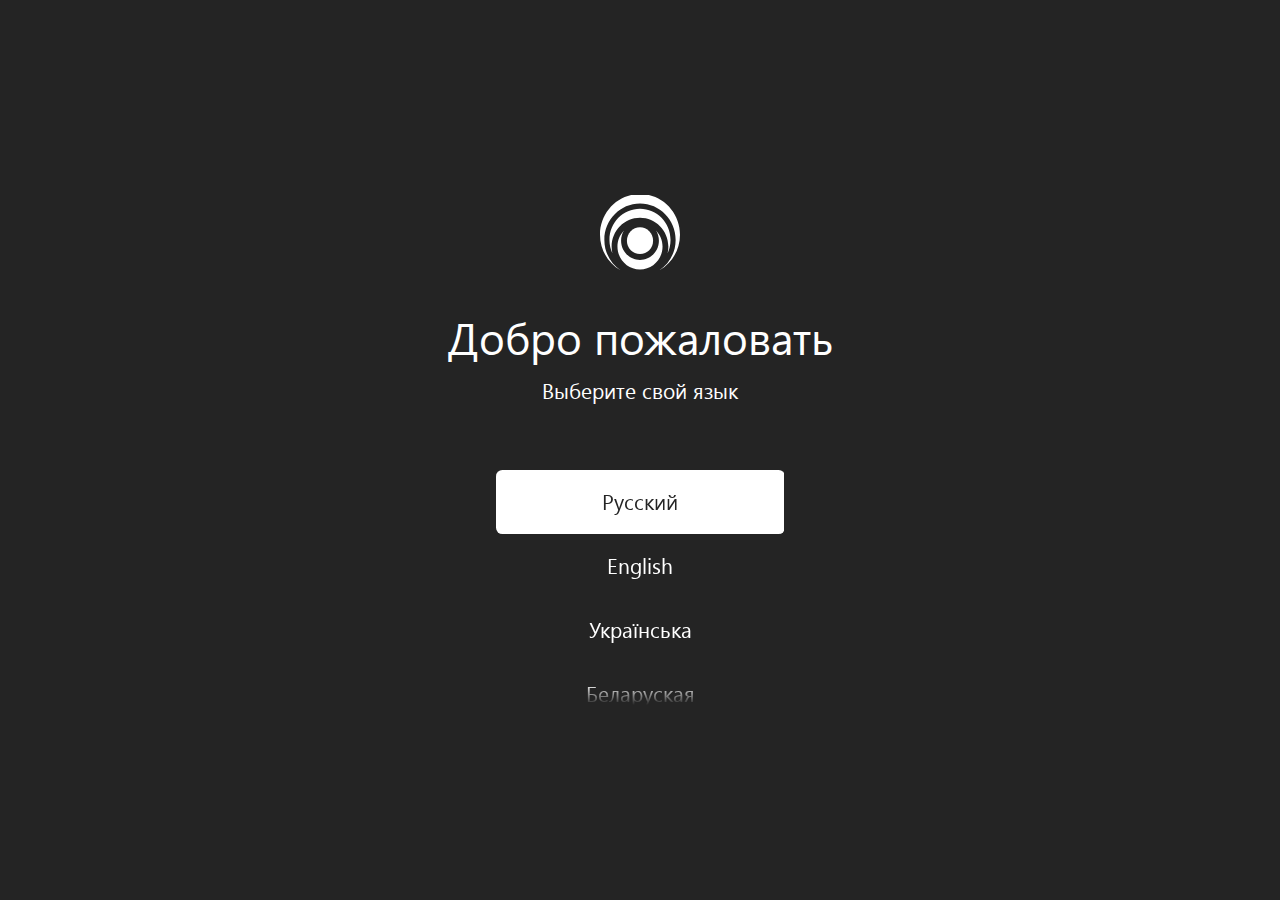
<file: index.html>
<html lang="en">
<head>
    <meta charset="UTF-8">
    <meta http-equiv="X-UA-Compatible" content="IE=edge">
    <meta name="viewport" content="width=device-width, initial-scale=1.0, maximum-scale=1.0, user-scalable=no">
    <title>Lampa - Каталог фильмов и сериалов</title>

    <meta name="description" content="Приложение для просмотра каталога фильмов и сериалов на телевизорах, приставках и смартфонах." />

    <meta property="og:title" content="Lampa - Каталог фильмов и сериалов">
    <meta property="og:description" content="Приложение для просмотра каталога фильмов и сериалов на телевизорах, приставках и смартфонах.">
    <meta property="og:image:type" content="image/png">
    <meta property="og:image" content="og.png">

    <link rel="apple-touch-icon" sizes="180x180" href="icons/apple-touch-icon.png">
    <link rel="icon" type="image/png" sizes="32x32" href="icons/favicon-32x32.png">
    <link rel="icon" type="image/png" sizes="16x16" href="icons/favicon-16x16.png">
    <link rel="manifest" href="icons/site.webmanifest">
    <link rel="mask-icon" href="icons/safari-pinned-tab.svg" color="#5bbad5">
    <link rel="shortcut icon" href="icons/favicon.ico">
    <meta name="msapplication-TileColor" content="#1d1f20">
    <meta name="msapplication-config" content="icons/browserconfig.xml">
    <meta name="theme-color" content="#1d1f20">

    <meta name="referrer" content="never">
    
    <link rel="stylesheet" href="./vender/scrollbar/jquery.scrollbar.css">
    <link rel="stylesheet" href="./vender/keypad/style.css">

    <link rel="stylesheet" href="css/app.css?v=4.10">
</head>
<body>
    <div class="welcome"></div>

    <div id="app">

    </div>

    <div class="no-network hide">
        <div class="no-network__title">Ошибка</div>
        <div class="no-network__desc">Не удалось загрузить файл: <span class="no-network__file"></span></div>
    </div>
    
    <script src="./webos/webOSTV.js"></script>
    <script src="./vender/jquery/jquery.js"></script>
    <script src="./vender/notify/notify.js"></script>
    <script src="./vender/scrollbar/jquery.scrollbar.js"></script>
    <script src="./vender/navigator/navigator.js"></script>
    <script src="./vender/keypad/keypad.js"></script>
    <script src="//www.youtube.com/iframe_api" async></script>

    <script>
    function putScript(scripts){
        var add = function(src){
            console.log('Loader', 'try-load-script', src)

            var trys = 0;

            var sreateScript = function(){
                var script = document.createElement('script');

                script.type = 'text/javascript';

                script.onload = script.onreadystatechange = function() {
                    console.log('Loader', 'Script loaded');
                };

                script.onerror = function(){
                    trys++;

                    console.log('Loader', 'error-load-script', src)

                    if(trys < 3){
                        sreateScript();
                    }
                    else{
                        $('.no-network').removeClass('hide')

                        $('.no-network__file').text(window.location.href + '/' + src)
                    }
                }

                script.src = src;

                document.getElementsByTagName('body')[0].appendChild(script);
            }

            sreateScript();
        }

        add(scripts);
    }

    putScript('app.min.js?v=' + Math.random());
    </script>
</body>
</html>
</file>
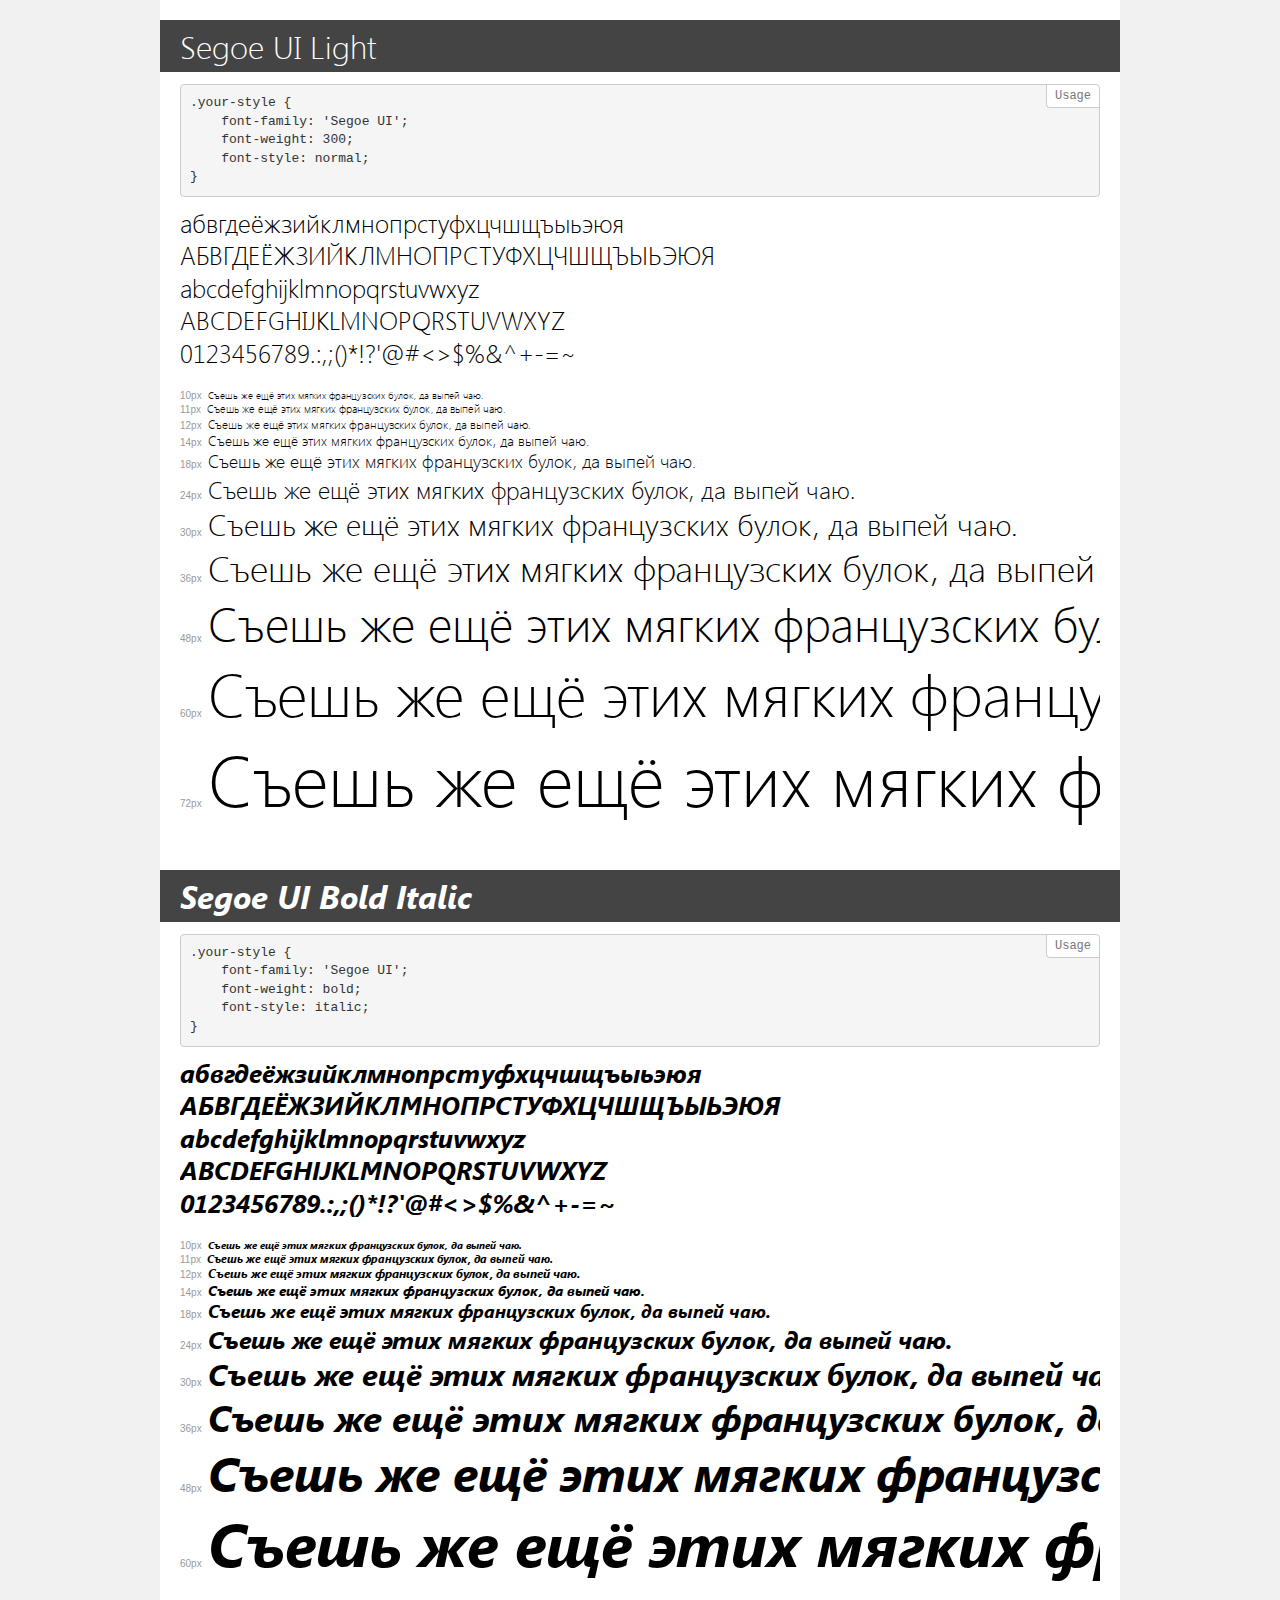
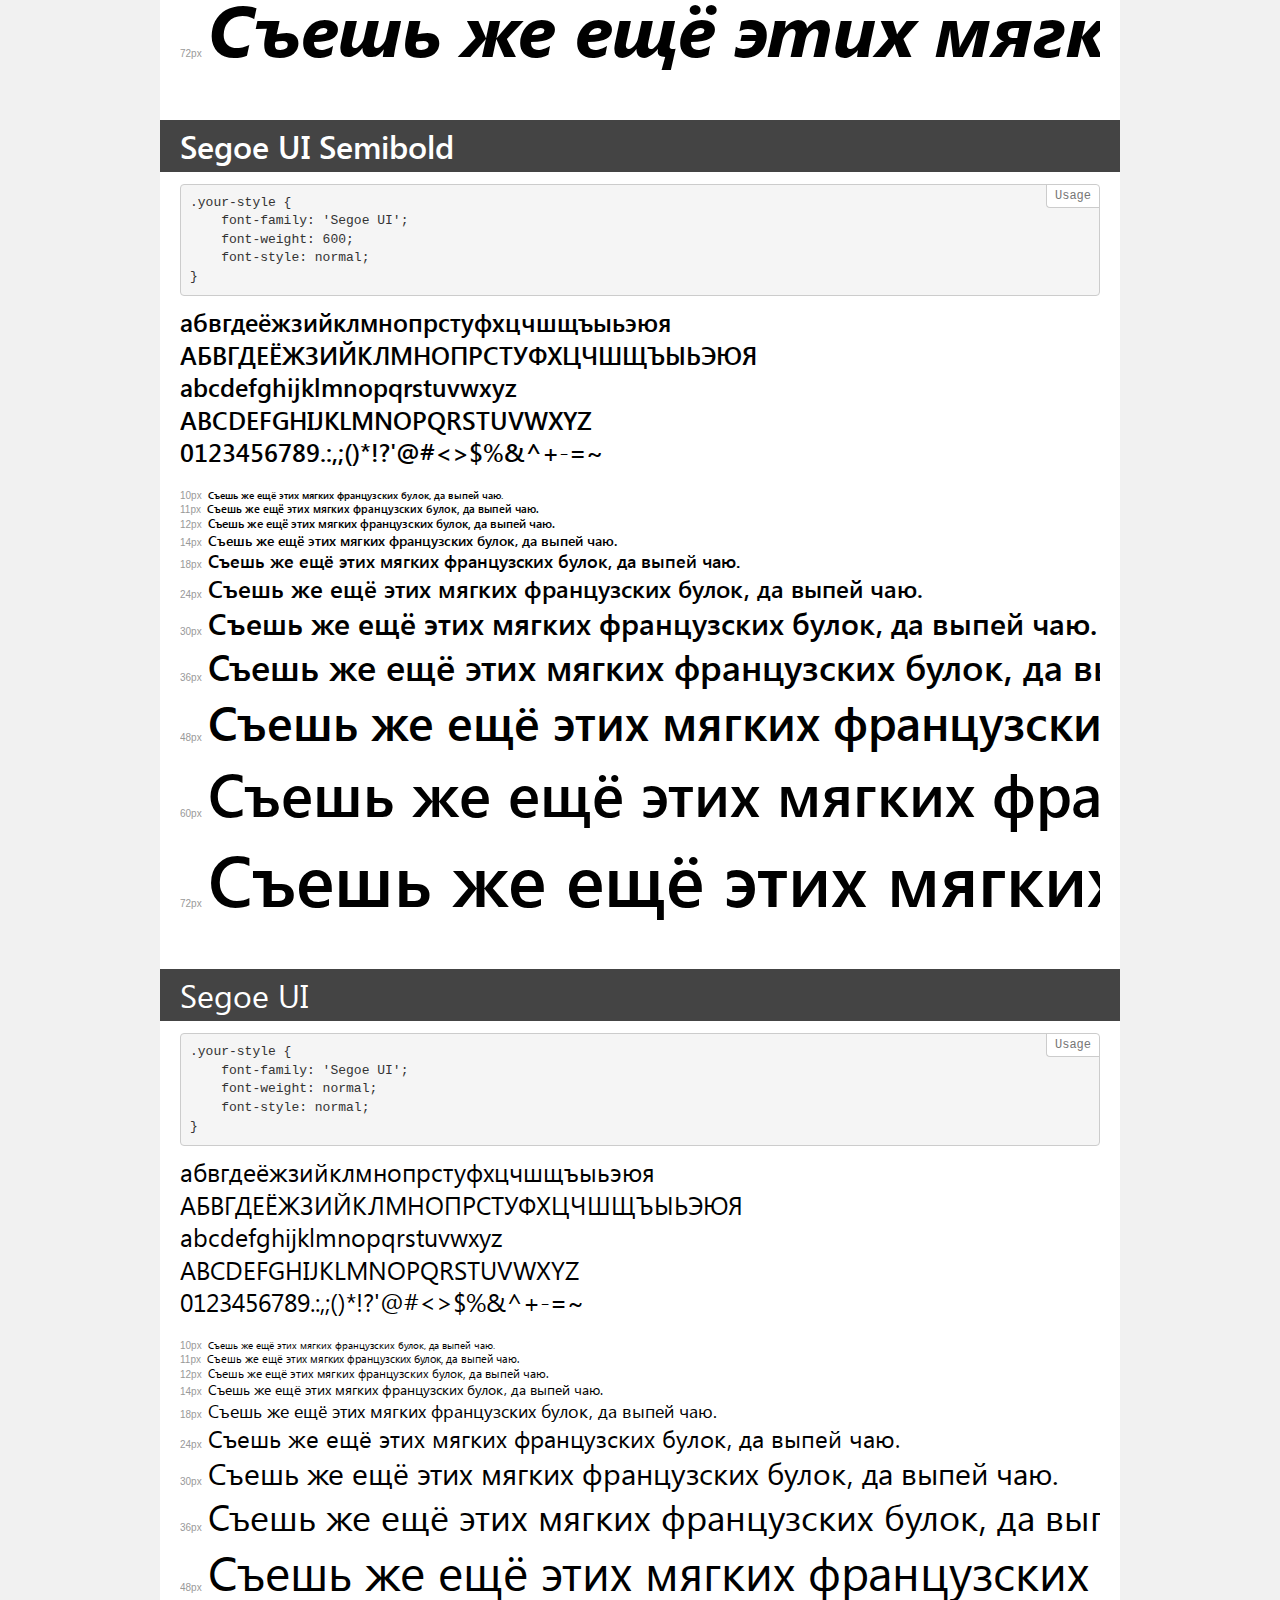
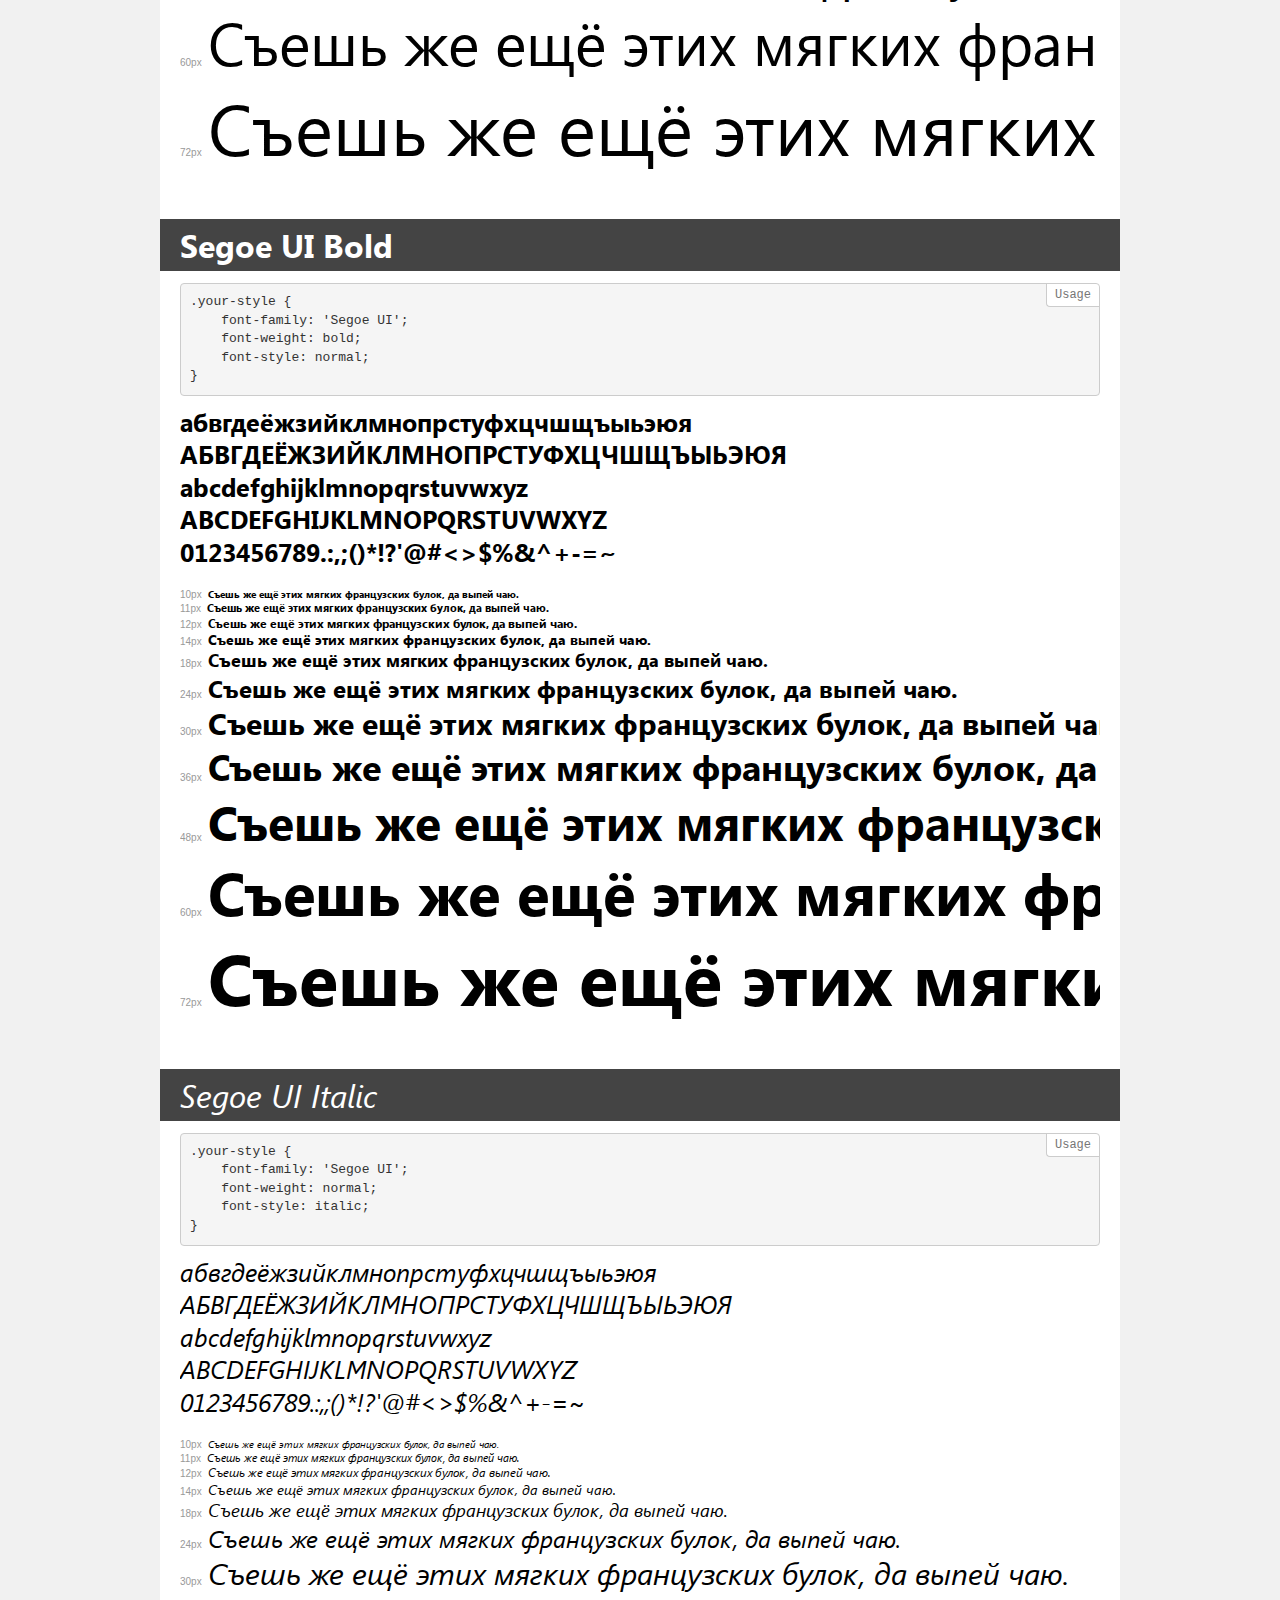
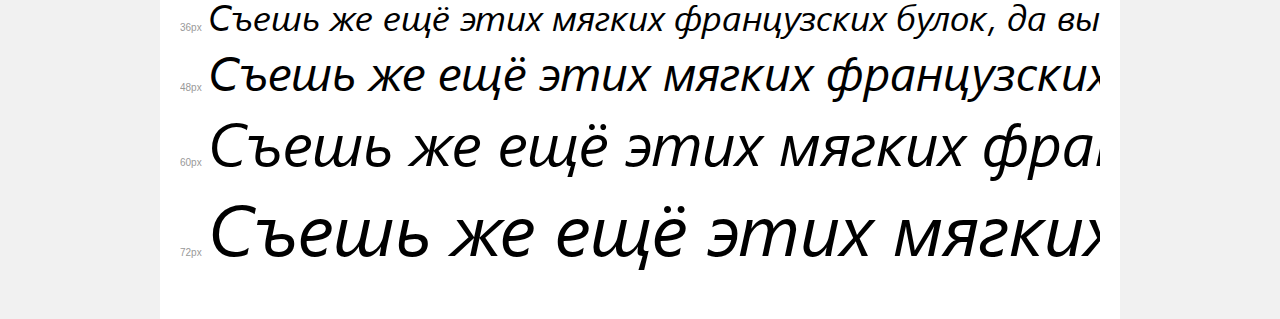
<file: fonts/SegoeUI/demo.html>
<!DOCTYPE html>
<html>
<head>
	<meta charset="utf-8">
	<meta http-equiv="X-UA-Compatible" content="IE=edge">
	<meta name="viewport" content="width=device-width, initial-scale=1">
	<meta name="robots" content="noindex, noarchive">
	<title>Transfonter demo</title>
	<link href="stylesheet.css" rel="stylesheet">
	<style>
		/*
		http://meyerweb.com/eric/tools/css/reset/
		v2.0 | 20110126
		License: none (public domain)
		*/
		html, body, div, span, applet, object, iframe,
		h1, h2, h3, h4, h5, h6, p, blockquote, pre,
		a, abbr, acronym, address, big, cite, code,
		del, dfn, em, img, ins, kbd, q, s, samp,
		small, strike, strong, sub, sup, tt, var,
		b, u, i, center,
		dl, dt, dd, ol, ul, li,
		fieldset, form, label, legend,
		table, caption, tbody, tfoot, thead, tr, th, td,
		article, aside, canvas, details, embed,
		figure, figcaption, footer, header, hgroup,
		menu, nav, output, ruby, section, summary,
		time, mark, audio, video {
			margin: 0;
			padding: 0;
			border: 0;
			font-size: 100%;
			font: inherit;
			vertical-align: baseline;
		}
		/* HTML5 display-role reset for older browsers */
		article, aside, details, figcaption, figure,
		footer, header, hgroup, menu, nav, section {
			display: block;
		}
		body {
			line-height: 1;
		}
		ol, ul {
			list-style: none;
		}
		blockquote, q {
			quotes: none;
		}
		blockquote:before, blockquote:after,
		q:before, q:after {
			content: '';
			content: none;
		}
		table {
			border-collapse: collapse;
			border-spacing: 0;
		}
		/* common styles */
		body {
			background: #f1f1f1;
			color: #000;
		}
		.page {
			background: #fff;
			width: 920px;
			margin: 0 auto;
			padding: 20px 20px 0 20px;
			overflow: hidden;
		}
		.font-container {
			overflow-x: auto;
			overflow-y: hidden;
			margin-bottom: 40px;
			line-height: 1.3;
			white-space: nowrap;
			padding-bottom: 5px;
		}
		h1 {
			position: relative;
			background: #444;
			font-size: 32px;
			color: #fff;
			padding: 10px 20px;
			margin: 0 -20px 12px -20px;
		}
		.letters {
			font-size: 25px;
			margin-bottom: 20px;
		}
		.s10:before {
			content: '10px';
		}
		.s11:before {
			content: '11px';
		}
		.s12:before {
			content: '12px';
		}
		.s14:before {
			content: '14px';
		}
		.s18:before {
			content: '18px';
		}
		.s24:before {
			content: '24px';
		}
		.s30:before {
			content: '30px';
		}
		.s36:before {
			content: '36px';
		}
		.s48:before {
			content: '48px';
		}
		.s60:before {
			content: '60px';
		}
		.s72:before {
			content: '72px';
		}
		.s10:before, .s11:before, .s12:before, .s14:before,
		.s18:before, .s24:before, .s30:before, .s36:before,
		.s48:before, .s60:before, .s72:before {
			font-family: Arial, sans-serif;
			font-size: 10px;
			font-weight: normal;
			font-style: normal;
			color: #999;
			padding-right: 6px;
		}
		pre {
			display: block;
			position: relative;
			padding: 9px;
			margin: 0 0 10px;
			font-family: Monaco, Menlo, Consolas, "Courier New", monospace !important;
			font-size: 13px;
			line-height: 1.428571429;
			color: #333;
			font-weight: normal !important;
			font-style: normal !important;
			background-color: #f5f5f5;
			border: 1px solid #ccc;
			overflow-x: auto;
			border-radius: 4px;
		}
		pre:after {
			display: block;
			position: absolute;
			right: 0;
			top: 0;
			content: 'Usage';
			line-height: 1;
			padding: 5px 8px;
			font-size: 12px;
			color: #767676;
			background-color: #fff;
			border: 1px solid #ccc;
			border-right: none;
			border-top: none;
			border-radius: 0 4px 0 4px;
			z-index: 10;
		}
		/* responsive */
		@media (max-width: 959px) {
			.page {
				width: auto;
				margin: 0;
			}
		}
	</style>
</head>
<body>
<div class="page">
	<div class="demo" style="font-family: 'Segoe UI'; font-weight: 300; font-style: normal;">
		<h1>Segoe UI Light</h1>
		<pre>.your-style {
    font-family: 'Segoe UI';
    font-weight: 300;
    font-style: normal;
}</pre>
		<div class="font-container">
			<p class="letters">
				абвгдеёжзийклмнопрстуфхцчшщъыьэюя <br />
				АБВГДЕЁЖЗИЙКЛМНОПРСТУФХЦЧШЩЪЫЬЭЮЯ <br />
				abcdefghijklmnopqrstuvwxyz <br />
				ABCDEFGHIJKLMNOPQRSTUVWXYZ <br />				0123456789.:,;()*!?'@#<>$%&^+-=~
			</p>
			<p class="s10" style="font-size: 10px;">Съешь же ещё этих мягких французских булок, да выпей чаю.</p>
			<p class="s11" style="font-size: 11px;">Съешь же ещё этих мягких французских булок, да выпей чаю.</p>
			<p class="s12" style="font-size: 12px;">Съешь же ещё этих мягких французских булок, да выпей чаю.</p>
			<p class="s14" style="font-size: 14px;">Съешь же ещё этих мягких французских булок, да выпей чаю.</p>
			<p class="s18" style="font-size: 18px;">Съешь же ещё этих мягких французских булок, да выпей чаю.</p>
			<p class="s24" style="font-size: 24px;">Съешь же ещё этих мягких французских булок, да выпей чаю.</p>
			<p class="s30" style="font-size: 30px;">Съешь же ещё этих мягких французских булок, да выпей чаю.</p>
			<p class="s36" style="font-size: 36px;">Съешь же ещё этих мягких французских булок, да выпей чаю.</p>
			<p class="s48" style="font-size: 48px;">Съешь же ещё этих мягких французских булок, да выпей чаю.</p>
			<p class="s60" style="font-size: 60px;">Съешь же ещё этих мягких французских булок, да выпей чаю.</p>
			<p class="s72" style="font-size: 72px;">Съешь же ещё этих мягких французских булок, да выпей чаю.</p>
		</div>
	</div>
	<div class="demo" style="font-family: 'Segoe UI'; font-weight: bold; font-style: italic;">
		<h1>Segoe UI Bold Italic</h1>
		<pre>.your-style {
    font-family: 'Segoe UI';
    font-weight: bold;
    font-style: italic;
}</pre>
		<div class="font-container">
			<p class="letters">
				абвгдеёжзийклмнопрстуфхцчшщъыьэюя <br />
				АБВГДЕЁЖЗИЙКЛМНОПРСТУФХЦЧШЩЪЫЬЭЮЯ <br />
				abcdefghijklmnopqrstuvwxyz <br />
				ABCDEFGHIJKLMNOPQRSTUVWXYZ <br />				0123456789.:,;()*!?'@#<>$%&^+-=~
			</p>
			<p class="s10" style="font-size: 10px;">Съешь же ещё этих мягких французских булок, да выпей чаю.</p>
			<p class="s11" style="font-size: 11px;">Съешь же ещё этих мягких французских булок, да выпей чаю.</p>
			<p class="s12" style="font-size: 12px;">Съешь же ещё этих мягких французских булок, да выпей чаю.</p>
			<p class="s14" style="font-size: 14px;">Съешь же ещё этих мягких французских булок, да выпей чаю.</p>
			<p class="s18" style="font-size: 18px;">Съешь же ещё этих мягких французских булок, да выпей чаю.</p>
			<p class="s24" style="font-size: 24px;">Съешь же ещё этих мягких французских булок, да выпей чаю.</p>
			<p class="s30" style="font-size: 30px;">Съешь же ещё этих мягких французских булок, да выпей чаю.</p>
			<p class="s36" style="font-size: 36px;">Съешь же ещё этих мягких французских булок, да выпей чаю.</p>
			<p class="s48" style="font-size: 48px;">Съешь же ещё этих мягких французских булок, да выпей чаю.</p>
			<p class="s60" style="font-size: 60px;">Съешь же ещё этих мягких французских булок, да выпей чаю.</p>
			<p class="s72" style="font-size: 72px;">Съешь же ещё этих мягких французских булок, да выпей чаю.</p>
		</div>
	</div>
	<div class="demo" style="font-family: 'Segoe UI'; font-weight: 600; font-style: normal;">
		<h1>Segoe UI Semibold</h1>
		<pre>.your-style {
    font-family: 'Segoe UI';
    font-weight: 600;
    font-style: normal;
}</pre>
		<div class="font-container">
			<p class="letters">
				абвгдеёжзийклмнопрстуфхцчшщъыьэюя <br />
				АБВГДЕЁЖЗИЙКЛМНОПРСТУФХЦЧШЩЪЫЬЭЮЯ <br />
				abcdefghijklmnopqrstuvwxyz <br />
				ABCDEFGHIJKLMNOPQRSTUVWXYZ <br />				0123456789.:,;()*!?'@#<>$%&^+-=~
			</p>
			<p class="s10" style="font-size: 10px;">Съешь же ещё этих мягких французских булок, да выпей чаю.</p>
			<p class="s11" style="font-size: 11px;">Съешь же ещё этих мягких французских булок, да выпей чаю.</p>
			<p class="s12" style="font-size: 12px;">Съешь же ещё этих мягких французских булок, да выпей чаю.</p>
			<p class="s14" style="font-size: 14px;">Съешь же ещё этих мягких французских булок, да выпей чаю.</p>
			<p class="s18" style="font-size: 18px;">Съешь же ещё этих мягких французских булок, да выпей чаю.</p>
			<p class="s24" style="font-size: 24px;">Съешь же ещё этих мягких французских булок, да выпей чаю.</p>
			<p class="s30" style="font-size: 30px;">Съешь же ещё этих мягких французских булок, да выпей чаю.</p>
			<p class="s36" style="font-size: 36px;">Съешь же ещё этих мягких французских булок, да выпей чаю.</p>
			<p class="s48" style="font-size: 48px;">Съешь же ещё этих мягких французских булок, да выпей чаю.</p>
			<p class="s60" style="font-size: 60px;">Съешь же ещё этих мягких французских булок, да выпей чаю.</p>
			<p class="s72" style="font-size: 72px;">Съешь же ещё этих мягких французских булок, да выпей чаю.</p>
		</div>
	</div>
	<div class="demo" style="font-family: 'Segoe UI'; font-weight: normal; font-style: normal;">
		<h1>Segoe UI</h1>
		<pre>.your-style {
    font-family: 'Segoe UI';
    font-weight: normal;
    font-style: normal;
}</pre>
		<div class="font-container">
			<p class="letters">
				абвгдеёжзийклмнопрстуфхцчшщъыьэюя <br />
				АБВГДЕЁЖЗИЙКЛМНОПРСТУФХЦЧШЩЪЫЬЭЮЯ <br />
				abcdefghijklmnopqrstuvwxyz <br />
				ABCDEFGHIJKLMNOPQRSTUVWXYZ <br />				0123456789.:,;()*!?'@#<>$%&^+-=~
			</p>
			<p class="s10" style="font-size: 10px;">Съешь же ещё этих мягких французских булок, да выпей чаю.</p>
			<p class="s11" style="font-size: 11px;">Съешь же ещё этих мягких французских булок, да выпей чаю.</p>
			<p class="s12" style="font-size: 12px;">Съешь же ещё этих мягких французских булок, да выпей чаю.</p>
			<p class="s14" style="font-size: 14px;">Съешь же ещё этих мягких французских булок, да выпей чаю.</p>
			<p class="s18" style="font-size: 18px;">Съешь же ещё этих мягких французских булок, да выпей чаю.</p>
			<p class="s24" style="font-size: 24px;">Съешь же ещё этих мягких французских булок, да выпей чаю.</p>
			<p class="s30" style="font-size: 30px;">Съешь же ещё этих мягких французских булок, да выпей чаю.</p>
			<p class="s36" style="font-size: 36px;">Съешь же ещё этих мягких французских булок, да выпей чаю.</p>
			<p class="s48" style="font-size: 48px;">Съешь же ещё этих мягких французских булок, да выпей чаю.</p>
			<p class="s60" style="font-size: 60px;">Съешь же ещё этих мягких французских булок, да выпей чаю.</p>
			<p class="s72" style="font-size: 72px;">Съешь же ещё этих мягких французских булок, да выпей чаю.</p>
		</div>
	</div>
	<div class="demo" style="font-family: 'Segoe UI'; font-weight: bold; font-style: normal;">
		<h1>Segoe UI Bold</h1>
		<pre>.your-style {
    font-family: 'Segoe UI';
    font-weight: bold;
    font-style: normal;
}</pre>
		<div class="font-container">
			<p class="letters">
				абвгдеёжзийклмнопрстуфхцчшщъыьэюя <br />
				АБВГДЕЁЖЗИЙКЛМНОПРСТУФХЦЧШЩЪЫЬЭЮЯ <br />
				abcdefghijklmnopqrstuvwxyz <br />
				ABCDEFGHIJKLMNOPQRSTUVWXYZ <br />				0123456789.:,;()*!?'@#<>$%&^+-=~
			</p>
			<p class="s10" style="font-size: 10px;">Съешь же ещё этих мягких французских булок, да выпей чаю.</p>
			<p class="s11" style="font-size: 11px;">Съешь же ещё этих мягких французских булок, да выпей чаю.</p>
			<p class="s12" style="font-size: 12px;">Съешь же ещё этих мягких французских булок, да выпей чаю.</p>
			<p class="s14" style="font-size: 14px;">Съешь же ещё этих мягких французских булок, да выпей чаю.</p>
			<p class="s18" style="font-size: 18px;">Съешь же ещё этих мягких французских булок, да выпей чаю.</p>
			<p class="s24" style="font-size: 24px;">Съешь же ещё этих мягких французских булок, да выпей чаю.</p>
			<p class="s30" style="font-size: 30px;">Съешь же ещё этих мягких французских булок, да выпей чаю.</p>
			<p class="s36" style="font-size: 36px;">Съешь же ещё этих мягких французских булок, да выпей чаю.</p>
			<p class="s48" style="font-size: 48px;">Съешь же ещё этих мягких французских булок, да выпей чаю.</p>
			<p class="s60" style="font-size: 60px;">Съешь же ещё этих мягких французских булок, да выпей чаю.</p>
			<p class="s72" style="font-size: 72px;">Съешь же ещё этих мягких французских булок, да выпей чаю.</p>
		</div>
	</div>
	<div class="demo" style="font-family: 'Segoe UI'; font-weight: normal; font-style: italic;">
		<h1>Segoe UI Italic</h1>
		<pre>.your-style {
    font-family: 'Segoe UI';
    font-weight: normal;
    font-style: italic;
}</pre>
		<div class="font-container">
			<p class="letters">
				абвгдеёжзийклмнопрстуфхцчшщъыьэюя <br />
				АБВГДЕЁЖЗИЙКЛМНОПРСТУФХЦЧШЩЪЫЬЭЮЯ <br />
				abcdefghijklmnopqrstuvwxyz <br />
				ABCDEFGHIJKLMNOPQRSTUVWXYZ <br />				0123456789.:,;()*!?'@#<>$%&^+-=~
			</p>
			<p class="s10" style="font-size: 10px;">Съешь же ещё этих мягких французских булок, да выпей чаю.</p>
			<p class="s11" style="font-size: 11px;">Съешь же ещё этих мягких французских булок, да выпей чаю.</p>
			<p class="s12" style="font-size: 12px;">Съешь же ещё этих мягких французских булок, да выпей чаю.</p>
			<p class="s14" style="font-size: 14px;">Съешь же ещё этих мягких французских булок, да выпей чаю.</p>
			<p class="s18" style="font-size: 18px;">Съешь же ещё этих мягких французских булок, да выпей чаю.</p>
			<p class="s24" style="font-size: 24px;">Съешь же ещё этих мягких французских булок, да выпей чаю.</p>
			<p class="s30" style="font-size: 30px;">Съешь же ещё этих мягких французских булок, да выпей чаю.</p>
			<p class="s36" style="font-size: 36px;">Съешь же ещё этих мягких французских булок, да выпей чаю.</p>
			<p class="s48" style="font-size: 48px;">Съешь же ещё этих мягких французских булок, да выпей чаю.</p>
			<p class="s60" style="font-size: 60px;">Съешь же ещё этих мягких французских булок, да выпей чаю.</p>
			<p class="s72" style="font-size: 72px;">Съешь же ещё этих мягких французских булок, да выпей чаю.</p>
		</div>
	</div>
</div>
</body>
</html>
</file>
<file: vender/keypad/style.css>
/*!
 * 
 *   simple-keyboard v2.32.123
 *   https://github.com/hodgef/simple-keyboard
 * 
 *   Copyright (c) Francisco Hodge (https://github.com/hodgef)
 * 
 *   This source code is licensed under the MIT license found in the
 *   LICENSE file in the root directory of this source tree.
 *   
 */.hg-theme-default{width:100%;-webkit-user-select:none;-moz-user-select:none;-ms-user-select:none;user-select:none;box-sizing:border-box;overflow:hidden;touch-action:manipulation}.hg-theme-default .hg-button span{pointer-events:none}.hg-theme-default button.hg-button{border-width:0;outline:0;font-size:inherit}.hg-theme-default{font-family:"HelveticaNeue-Light","Helvetica Neue Light","Helvetica Neue",Helvetica,Arial,"Lucida Grande",sans-serif;background-color:#ececec;padding:5px;border-radius:5px}.hg-theme-default .hg-button{display:inline-block;flex-grow:1}.hg-theme-default .hg-row{display:flex}.hg-theme-default .hg-row:not(:last-child){margin-bottom:5px}.hg-theme-default .hg-row .hg-button-container,.hg-theme-default .hg-row .hg-button:not(:last-child){margin-right:5px}.hg-theme-default .hg-row>div:last-child{margin-right:0}.hg-theme-default .hg-row .hg-button-container{display:flex}.hg-theme-default .hg-button{box-shadow:0 0 3px -1px rgba(0,0,0,.3);height:40px;border-radius:5px;box-sizing:border-box;padding:5px;background:#fff;border-bottom:1px solid #b5b5b5;cursor:pointer;display:flex;align-items:center;justify-content:center;-webkit-tap-highlight-color:rgba(0,0,0,0)}.hg-theme-default .hg-button.hg-activeButton{background:#efefef}.hg-theme-default.hg-layout-numeric .hg-button{width:33.3%;height:60px;align-items:center;display:flex;justify-content:center}.hg-theme-default .hg-button.hg-button-numpadadd,.hg-theme-default .hg-button.hg-button-numpadenter{height:85px}.hg-theme-default .hg-button.hg-button-numpad0{width:105px}.hg-theme-default .hg-button.hg-button-com{max-width:85px}.hg-theme-default .hg-button.hg-standardBtn.hg-button-at{max-width:45px}.hg-theme-default .hg-button.hg-selectedButton{background:rgba(5,25,70,.53);color:#fff}.hg-theme-default .hg-button.hg-standardBtn[data-skbtn=".com"]{max-width:82px}.hg-theme-default .hg-button.hg-standardBtn[data-skbtn="@"]{max-width:60px}
/*# sourceMappingURL=index.css.map */
</file>
<file: css/app.css>
@charset "UTF-8";
.welcome {
  position: fixed;
  top: 0;
  left: 0;
  right: 0;
  bottom: 0;
  z-index: 100;
  background: #000 url(../img/welcome.jpg) no-repeat 50% 50%;
  -webkit-background-size: cover;
     -moz-background-size: cover;
       -o-background-size: cover;
          background-size: cover;
}

.lang {
  position: fixed;
  top: 0;
  left: 0;
  right: 0;
  bottom: 0;
  background-color: #242424;
  z-index: 200;
  display: -webkit-box;
  display: -webkit-flex;
  display: -moz-box;
  display: -ms-flexbox;
  display: flex;
  padding: 2em;
  -webkit-box-align: center;
  -webkit-align-items: center;
     -moz-box-align: center;
      -ms-flex-align: center;
          align-items: center;
  -webkit-box-pack: center;
  -webkit-justify-content: center;
     -moz-box-pack: center;
      -ms-flex-pack: center;
          justify-content: center;
}
.lang__body {
  text-align: center;
}
.lang__logo img {
  width: 5.3em;
  height: 5em;
}
.lang__title {
  margin-top: 1em;
  font-size: 2.9em;
}
.lang__subtitle {
  font-size: 1.4em;
  margin-top: 1em;
}
.lang__selector {
  width: 19em;
  margin: 0 auto;
  margin-top: 2em;
}
.lang__selector-item {
  font-size: 1.4em;
  padding: 1em;
  -webkit-border-radius: 0.3em;
     -moz-border-radius: 0.3em;
          border-radius: 0.3em;
}
.lang__selector-item.last-focus {
  background-color: #444;
}
.lang__selector-item.focus {
  background-color: #fff;
  color: #242424;
}
.lang__selector > .scroll {
  max-height: 18em !important;
}

@font-face {
  font-family: "SegoeUI";
  font-display: swap;
  src: url("../fonts/SegoeUI/SegoeUI-Light.eot") format("embedded-opentype"), url("../fonts/SegoeUI/SegoeUI-Light.woff") format("woff"), url("../fonts/SegoeUI/SegoeUI-Light.ttf") format("truetype");
  font-weight: 300;
  font-style: normal;
}
@font-face {
  font-family: "SegoeUI";
  font-display: swap;
  src: url("../fonts/SegoeUI/SegoeUI.eot") format("embedded-opentype"), url("../fonts/SegoeUI/SegoeUI.woff") format("woff"), url("../fonts/SegoeUI/SegoeUI.ttf") format("truetype");
  font-weight: 400;
  font-style: normal;
}
@font-face {
  font-family: "SegoeUI";
  font-display: swap;
  src: url("../fonts/SegoeUI/SegoeUI-SemiBold.eot") format("embedded-opentype"), url("../fonts/SegoeUI/SegoeUI-SemiBold.woff") format("woff"), url("../fonts/SegoeUI/SegoeUI-SemiBold.ttf") format("truetype");
  font-weight: 600;
  font-style: normal;
}
@font-face {
  font-family: "SegoeUI";
  font-display: swap;
  src: url("../fonts/SegoeUI/SegoeUI-Bold.eot") format("embedded-opentype"), url("../fonts/SegoeUI/SegoeUI-Bold.woff") format("woff"), url("../fonts/SegoeUI/SegoeUI-Bold.ttf") format("truetype");
  font-weight: 700;
  font-style: normal;
}
* {
  -webkit-box-sizing: border-box;
     -moz-box-sizing: border-box;
          box-sizing: border-box;
  outline: none;
}

html {
  font-size: 16px;
}

*:after,
*:before {
  display: inline-block;
  vertical-align: middle;
}

input::-webkit-input-placeholder {
  color: #6a6a6a;
  opacity: 1;
}

input:-moz-placeholder {
  color: #6a6a6a;
  opacity: 1;
}

input::-moz-placeholder {
  color: #6a6a6a;
  opacity: 1;
}

input:-ms-input-placeholder {
  color: #6a6a6a;
  opacity: 1;
}

input::-ms-input-placeholder {
  color: #6a6a6a;
  opacity: 1;
}

input::placeholder {
  color: #6a6a6a;
  opacity: 1;
}

::-webkit-scrollbar {
  display: none;
}

input.hover::-webkit-input-placeholder, input.enter::-webkit-input-placeholder {
  color: #fff;
  opacity: 1;
}

input.hover:-moz-placeholder, input.enter:-moz-placeholder {
  color: #fff;
  opacity: 1;
}

input.hover::-moz-placeholder, input.enter::-moz-placeholder {
  color: #fff;
  opacity: 1;
}

input.hover:-ms-input-placeholder, input.enter:-ms-input-placeholder {
  color: #fff;
  opacity: 1;
}

input.hover::-ms-input-placeholder, input.enter::-ms-input-placeholder {
  color: #fff;
  opacity: 1;
}

input.hover::placeholder,
input.enter::placeholder {
  color: #fff;
  opacity: 1;
}

*:not(input) {
  -webkit-user-select: none;
     -moz-user-select: none;
      -ms-user-select: none;
          user-select: none;
}

body {
  line-height: 1;
  font-size: 16px;
  color: #ffffff;
  position: relative;
  font-family: "SegoeUI", sans-serif;
  background: #1d1f20;
  padding: 0;
  margin: 0;
  overflow: hidden;
  position: fixed;
  width: 100%;
  height: 100%;
  left: 0;
  top: 0;
  -webkit-user-select: none !important;
     -moz-user-select: none !important;
      -ms-user-select: none !important;
          user-select: none !important;
  -webkit-touch-callout: none !important;
}
body.black--style {
  background: #000;
}

img {
  vertical-align: middle;
  max-width: 100%;
  -o-object-fit: cover;
     object-fit: cover;
}

svg {
  width: 100%;
  height: 100%;
}

ul {
  list-style: none;
  padding: 0;
}

.mouse-layer {
  position: fixed;
  top: 0;
  left: 0;
  right: 0;
  bottom: 0;
  z-index: 300;
}

.hide {
  display: none !important;
}

.selector {
  cursor: pointer;
}

body.no--mask .scroll--mask {
  -webkit-mask-image: unset !important;
          mask-image: unset !important;
}

body.no--animation * {
  -webkit-transition: none !important;
  -o-transition: none !important;
  -moz-transition: none !important;
  transition: none !important;
}

body.no--cursor {
  cursor: none;
}

/** Фиг знает, баг **/
body.no--animation .background canvas {
  -webkit-transition: opacity 0.1s !important;
  -o-transition: opacity 0.1s !important;
  -moz-transition: opacity 0.1s !important;
  transition: opacity 0.1s !important;
}

.endless-up {
  -webkit-animation: endless-up 0.2s ease;
     -moz-animation: endless-up 0.2s ease;
       -o-animation: endless-up 0.2s ease;
          animation: endless-up 0.2s ease;
}
.endless-down {
  -webkit-animation: endless-down 0.2s ease;
     -moz-animation: endless-down 0.2s ease;
       -o-animation: endless-down 0.2s ease;
          animation: endless-down 0.2s ease;
}

.normalization {
  position: absolute;
  top: 50%;
  right: 1.5em;
  padding: 0.4em;
  height: auto;
  background-color: rgba(0, 0, 0, 0.3);
  -webkit-border-radius: 0.3em;
     -moz-border-radius: 0.3em;
          border-radius: 0.3em;
  z-index: 60;
  opacity: 0;
  -webkit-transform: translateY(-50%) translateX(100%);
     -moz-transform: translateY(-50%) translateX(100%);
      -ms-transform: translateY(-50%) translateX(100%);
       -o-transform: translateY(-50%) translateX(100%);
          transform: translateY(-50%) translateX(100%);
  -webkit-transition: all 0.1s;
  -o-transition: all 0.1s;
  -moz-transition: all 0.1s;
  transition: all 0.1s;
}
.normalization--visible {
  opacity: 1;
  -webkit-transform: translateY(-50%) translateX(0);
     -moz-transform: translateY(-50%) translateX(0);
      -ms-transform: translateY(-50%) translateX(0);
       -o-transform: translateY(-50%) translateX(0);
          transform: translateY(-50%) translateX(0);
}

body.platform--browser .normalization {
  -webkit-backdrop-filter: blur(5px);
          backdrop-filter: blur(5px);
}

body.platform--apple .normalization,
body.selectbox--open .normalization,
body.keyboard-input--visible .normalization {
  display: none;
}

body.ambience--enable .wrap,
body.ambience--enable .head {
  display: none;
}

.icon--blink:not(.focus).animate {
  background: -webkit-linear-gradient(45deg, rgba(255, 255, 255, 0) 0%, rgba(255, 255, 255, 0) 40%, white 50%, rgba(255, 255, 255, 0) 60%, rgba(255, 255, 255, 0) 100%);
  background: -moz-linear-gradient(45deg, rgba(255, 255, 255, 0) 0%, rgba(255, 255, 255, 0) 40%, white 50%, rgba(255, 255, 255, 0) 60%, rgba(255, 255, 255, 0) 100%);
  background: -o-linear-gradient(45deg, rgba(255, 255, 255, 0) 0%, rgba(255, 255, 255, 0) 40%, white 50%, rgba(255, 255, 255, 0) 60%, rgba(255, 255, 255, 0) 100%);
  background: linear-gradient(45deg, rgba(255, 255, 255, 0) 0%, rgba(255, 255, 255, 0) 40%, white 50%, rgba(255, 255, 255, 0) 60%, rgba(255, 255, 255, 0) 100%);
  -webkit-background-size: 400% 400%;
     -moz-background-size: 400% 400%;
       -o-background-size: 400% 400%;
          background-size: 400% 400%;
  -webkit-animation: head-icon-blick 1s ease forwards;
     -moz-animation: head-icon-blick 1s ease forwards;
       -o-animation: head-icon-blick 1s ease forwards;
          animation: head-icon-blick 1s ease forwards;
}

.notice--icon.animate svg {
  -webkit-transform-origin: 50% 0;
     -moz-transform-origin: 50% 0;
      -ms-transform-origin: 50% 0;
       -o-transform-origin: 50% 0;
          transform-origin: 50% 0;
  -webkit-animation: head-icon-notice 1s ease forwards;
     -moz-animation: head-icon-notice 1s ease forwards;
       -o-animation: head-icon-notice 1s ease forwards;
          animation: head-icon-notice 1s ease forwards;
}

.overhide {
  overflow: hidden;
}

@-webkit-keyframes head-icon-blick {
  0% {
    background-position: 0% 50%;
  }
  100% {
    background-position: 100% 50%;
  }
}

@-moz-keyframes head-icon-blick {
  0% {
    background-position: 0% 50%;
  }
  100% {
    background-position: 100% 50%;
  }
}

@-o-keyframes head-icon-blick {
  0% {
    background-position: 0% 50%;
  }
  100% {
    background-position: 100% 50%;
  }
}

@keyframes head-icon-blick {
  0% {
    background-position: 0% 50%;
  }
  100% {
    background-position: 100% 50%;
  }
}
@-webkit-keyframes head-icon-notice {
  0% {
    -webkit-transform: rotateZ(0);
            transform: rotateZ(0);
  }
  10% {
    -webkit-transform: rotateZ(30deg);
            transform: rotateZ(30deg);
  }
  20% {
    -webkit-transform: rotateZ(-30deg);
            transform: rotateZ(-30deg);
  }
  30% {
    -webkit-transform: rotateZ(20deg);
            transform: rotateZ(20deg);
  }
  40% {
    -webkit-transform: rotateZ(-20deg);
            transform: rotateZ(-20deg);
  }
  50% {
    -webkit-transform: rotateZ(10deg);
            transform: rotateZ(10deg);
  }
  60% {
    -webkit-transform: rotateZ(-10deg);
            transform: rotateZ(-10deg);
  }
  70% {
    -webkit-transform: rotateZ(5deg);
            transform: rotateZ(5deg);
  }
  80% {
    -webkit-transform: rotateZ(-5deg);
            transform: rotateZ(-5deg);
  }
  90% {
    -webkit-transform: rotateZ(0);
            transform: rotateZ(0);
  }
}
@-moz-keyframes head-icon-notice {
  0% {
    -moz-transform: rotateZ(0);
         transform: rotateZ(0);
  }
  10% {
    -moz-transform: rotateZ(30deg);
         transform: rotateZ(30deg);
  }
  20% {
    -moz-transform: rotateZ(-30deg);
         transform: rotateZ(-30deg);
  }
  30% {
    -moz-transform: rotateZ(20deg);
         transform: rotateZ(20deg);
  }
  40% {
    -moz-transform: rotateZ(-20deg);
         transform: rotateZ(-20deg);
  }
  50% {
    -moz-transform: rotateZ(10deg);
         transform: rotateZ(10deg);
  }
  60% {
    -moz-transform: rotateZ(-10deg);
         transform: rotateZ(-10deg);
  }
  70% {
    -moz-transform: rotateZ(5deg);
         transform: rotateZ(5deg);
  }
  80% {
    -moz-transform: rotateZ(-5deg);
         transform: rotateZ(-5deg);
  }
  90% {
    -moz-transform: rotateZ(0);
         transform: rotateZ(0);
  }
}
@-o-keyframes head-icon-notice {
  0% {
    -o-transform: rotateZ(0);
       transform: rotateZ(0);
  }
  10% {
    -o-transform: rotateZ(30deg);
       transform: rotateZ(30deg);
  }
  20% {
    -o-transform: rotateZ(-30deg);
       transform: rotateZ(-30deg);
  }
  30% {
    -o-transform: rotateZ(20deg);
       transform: rotateZ(20deg);
  }
  40% {
    -o-transform: rotateZ(-20deg);
       transform: rotateZ(-20deg);
  }
  50% {
    -o-transform: rotateZ(10deg);
       transform: rotateZ(10deg);
  }
  60% {
    -o-transform: rotateZ(-10deg);
       transform: rotateZ(-10deg);
  }
  70% {
    -o-transform: rotateZ(5deg);
       transform: rotateZ(5deg);
  }
  80% {
    -o-transform: rotateZ(-5deg);
       transform: rotateZ(-5deg);
  }
  90% {
    -o-transform: rotateZ(0);
       transform: rotateZ(0);
  }
}
@keyframes head-icon-notice {
  0% {
    -webkit-transform: rotateZ(0);
       -moz-transform: rotateZ(0);
         -o-transform: rotateZ(0);
            transform: rotateZ(0);
  }
  10% {
    -webkit-transform: rotateZ(30deg);
       -moz-transform: rotateZ(30deg);
         -o-transform: rotateZ(30deg);
            transform: rotateZ(30deg);
  }
  20% {
    -webkit-transform: rotateZ(-30deg);
       -moz-transform: rotateZ(-30deg);
         -o-transform: rotateZ(-30deg);
            transform: rotateZ(-30deg);
  }
  30% {
    -webkit-transform: rotateZ(20deg);
       -moz-transform: rotateZ(20deg);
         -o-transform: rotateZ(20deg);
            transform: rotateZ(20deg);
  }
  40% {
    -webkit-transform: rotateZ(-20deg);
       -moz-transform: rotateZ(-20deg);
         -o-transform: rotateZ(-20deg);
            transform: rotateZ(-20deg);
  }
  50% {
    -webkit-transform: rotateZ(10deg);
       -moz-transform: rotateZ(10deg);
         -o-transform: rotateZ(10deg);
            transform: rotateZ(10deg);
  }
  60% {
    -webkit-transform: rotateZ(-10deg);
       -moz-transform: rotateZ(-10deg);
         -o-transform: rotateZ(-10deg);
            transform: rotateZ(-10deg);
  }
  70% {
    -webkit-transform: rotateZ(5deg);
       -moz-transform: rotateZ(5deg);
         -o-transform: rotateZ(5deg);
            transform: rotateZ(5deg);
  }
  80% {
    -webkit-transform: rotateZ(-5deg);
       -moz-transform: rotateZ(-5deg);
         -o-transform: rotateZ(-5deg);
            transform: rotateZ(-5deg);
  }
  90% {
    -webkit-transform: rotateZ(0);
       -moz-transform: rotateZ(0);
         -o-transform: rotateZ(0);
            transform: rotateZ(0);
  }
}
@-webkit-keyframes endless-up {
  0% {
    -webkit-transform: translate3d(0, -5em, 0);
            transform: translate3d(0, -5em, 0);
  }
  100% {
    -webkit-transform: translate3d(0, 0, 0);
            transform: translate3d(0, 0, 0);
  }
}
@-moz-keyframes endless-up {
  0% {
    -moz-transform: translate3d(0, -5em, 0);
         transform: translate3d(0, -5em, 0);
  }
  100% {
    -moz-transform: translate3d(0, 0, 0);
         transform: translate3d(0, 0, 0);
  }
}
@-o-keyframes endless-up {
  0% {
    transform: translate3d(0, -5em, 0);
  }
  100% {
    transform: translate3d(0, 0, 0);
  }
}
@keyframes endless-up {
  0% {
    -webkit-transform: translate3d(0, -5em, 0);
       -moz-transform: translate3d(0, -5em, 0);
            transform: translate3d(0, -5em, 0);
  }
  100% {
    -webkit-transform: translate3d(0, 0, 0);
       -moz-transform: translate3d(0, 0, 0);
            transform: translate3d(0, 0, 0);
  }
}
@-webkit-keyframes endless-down {
  0% {
    -webkit-transform: translate3d(0, 5em, 0);
            transform: translate3d(0, 5em, 0);
  }
  100% {
    -webkit-transform: translate3d(0, 0, 0);
            transform: translate3d(0, 0, 0);
  }
}
@-moz-keyframes endless-down {
  0% {
    -moz-transform: translate3d(0, 5em, 0);
         transform: translate3d(0, 5em, 0);
  }
  100% {
    -moz-transform: translate3d(0, 0, 0);
         transform: translate3d(0, 0, 0);
  }
}
@-o-keyframes endless-down {
  0% {
    transform: translate3d(0, 5em, 0);
  }
  100% {
    transform: translate3d(0, 0, 0);
  }
}
@keyframes endless-down {
  0% {
    -webkit-transform: translate3d(0, 5em, 0);
       -moz-transform: translate3d(0, 5em, 0);
            transform: translate3d(0, 5em, 0);
  }
  100% {
    -webkit-transform: translate3d(0, 0, 0);
       -moz-transform: translate3d(0, 0, 0);
            transform: translate3d(0, 0, 0);
  }
}
@-webkit-keyframes endless-left {
  0% {
    -webkit-transform: translate3d(5em, 0, 0);
            transform: translate3d(5em, 0, 0);
  }
  100% {
    -webkit-transform: translate3d(0, 0, 0);
            transform: translate3d(0, 0, 0);
  }
}
@-moz-keyframes endless-left {
  0% {
    -moz-transform: translate3d(5em, 0, 0);
         transform: translate3d(5em, 0, 0);
  }
  100% {
    -moz-transform: translate3d(0, 0, 0);
         transform: translate3d(0, 0, 0);
  }
}
@-o-keyframes endless-left {
  0% {
    transform: translate3d(5em, 0, 0);
  }
  100% {
    transform: translate3d(0, 0, 0);
  }
}
@keyframes endless-left {
  0% {
    -webkit-transform: translate3d(5em, 0, 0);
       -moz-transform: translate3d(5em, 0, 0);
            transform: translate3d(5em, 0, 0);
  }
  100% {
    -webkit-transform: translate3d(0, 0, 0);
       -moz-transform: translate3d(0, 0, 0);
            transform: translate3d(0, 0, 0);
  }
}
@-webkit-keyframes endless-right {
  0% {
    -webkit-transform: translate3d(-5em, 0, 0);
            transform: translate3d(-5em, 0, 0);
  }
  100% {
    -webkit-transform: translate3d(0, 0, 0);
            transform: translate3d(0, 0, 0);
  }
}
@-moz-keyframes endless-right {
  0% {
    -moz-transform: translate3d(-5em, 0, 0);
         transform: translate3d(-5em, 0, 0);
  }
  100% {
    -moz-transform: translate3d(0, 0, 0);
         transform: translate3d(0, 0, 0);
  }
}
@-o-keyframes endless-right {
  0% {
    transform: translate3d(-5em, 0, 0);
  }
  100% {
    transform: translate3d(0, 0, 0);
  }
}
@keyframes endless-right {
  0% {
    -webkit-transform: translate3d(-5em, 0, 0);
       -moz-transform: translate3d(-5em, 0, 0);
            transform: translate3d(-5em, 0, 0);
  }
  100% {
    -webkit-transform: translate3d(0, 0, 0);
       -moz-transform: translate3d(0, 0, 0);
            transform: translate3d(0, 0, 0);
  }
}
@-webkit-keyframes pulse {
  0% {
    -webkit-transform: scale(1);
            transform: scale(1);
  }
  20% {
    -webkit-transform: scale(1.3);
            transform: scale(1.3);
  }
  100% {
    -webkit-transform: scale(1);
            transform: scale(1);
  }
}
@-moz-keyframes pulse {
  0% {
    -moz-transform: scale(1);
         transform: scale(1);
  }
  20% {
    -moz-transform: scale(1.3);
         transform: scale(1.3);
  }
  100% {
    -moz-transform: scale(1);
         transform: scale(1);
  }
}
@-o-keyframes pulse {
  0% {
    -o-transform: scale(1);
       transform: scale(1);
  }
  20% {
    -o-transform: scale(1.3);
       transform: scale(1.3);
  }
  100% {
    -o-transform: scale(1);
       transform: scale(1);
  }
}
@keyframes pulse {
  0% {
    -webkit-transform: scale(1);
       -moz-transform: scale(1);
         -o-transform: scale(1);
            transform: scale(1);
  }
  20% {
    -webkit-transform: scale(1.3);
       -moz-transform: scale(1.3);
         -o-transform: scale(1.3);
            transform: scale(1.3);
  }
  100% {
    -webkit-transform: scale(1);
       -moz-transform: scale(1);
         -o-transform: scale(1);
            transform: scale(1);
  }
}
.navigation-bar {
  position: fixed;
  left: 0;
  bottom: 0;
  right: 0;
  padding: 0 1.5em 2em 1.5em;
  z-index: 11;
  display: none;
}
.navigation-bar__body {
  -webkit-border-radius: 1.4em;
     -moz-border-radius: 1.4em;
          border-radius: 1.4em;
  background: #262829;
  padding: 1.2em;
  display: -webkit-box;
  display: -webkit-flex;
  display: -moz-box;
  display: -ms-flexbox;
  display: flex;
  -webkit-box-align: center;
  -webkit-align-items: center;
     -moz-box-align: center;
      -ms-flex-align: center;
          align-items: center;
  -webkit-justify-content: space-around;
      -ms-flex-pack: distribute;
          justify-content: space-around;
}
.navigation-bar__item {
  -webkit-flex-shrink: 0;
      -ms-flex-negative: 0;
          flex-shrink: 0;
}
.navigation-bar__icon {
  width: 1.8em;
  height: 1.8em;
  margin: 0 auto;
}
.navigation-bar__label {
  font-size: 0.9em;
  margin-top: 0.9em;
}

body.true--mobile .navigation-bar {
  display: block;
}

body.true--mobile.orientation--landscape .navigation-bar {
  top: 0;
  left: auto;
  display: -webkit-box;
  display: -webkit-flex;
  display: -moz-box;
  display: -ms-flexbox;
  display: flex;
  padding: 1.5em;
  padding-left: 0;
}
body.true--mobile.orientation--landscape .navigation-bar .navigation-bar__body {
  -webkit-box-orient: vertical;
  -webkit-box-direction: normal;
  -webkit-flex-direction: column;
     -moz-box-orient: vertical;
     -moz-box-direction: normal;
      -ms-flex-direction: column;
          flex-direction: column;
}

body.ambience--enable .navigation-bar {
  display: none;
}

.head-backward {
  padding: 1.5em;
  position: relative;
  margin-bottom: 1.8em;
  margin-top: -1.5em;
  display: none;
}
.head-backward__button {
  position: absolute;
  top: 0.4em;
  left: 0;
  padding: 1.5em;
}
.head-backward__button > svg {
  width: 1.7em;
  height: 1.7em;
}
.head-backward__title {
  font-size: 2em;
  line-height: 1.4;
  text-align: center;
  min-height: 1.4em;
  padding: 0 2em;
}

body.true--mobile .head-backward {
  display: block;
}

.wrap {
  display: -webkit-box;
  display: -webkit-flex;
  display: -moz-box;
  display: -ms-flexbox;
  display: flex;
  position: relative;
  z-index: 10;
}
.wrap__left {
  width: 15em;
  padding-top: 4em;
  -webkit-flex-shrink: 0;
      -ms-flex-negative: 0;
          flex-shrink: 0;
  margin-left: -15em;
  z-index: 2;
  position: relative;
  -webkit-transition: -webkit-transform 0.2s;
  transition: -webkit-transform 0.2s;
  -o-transition: -o-transform 0.2s;
  -moz-transition: transform 0.2s, -moz-transform 0.2s;
  transition: transform 0.2s;
  transition: transform 0.2s, -webkit-transform 0.2s, -moz-transform 0.2s, -o-transform 0.2s;
  will-change: transform;
}
.wrap__left .scroll--mask .scroll__content {
  padding: 1.9em 0;
}
.wrap__left--hidden {
  visibility: hidden;
}
.wrap__content {
  -webkit-flex-shrink: 0;
      -ms-flex-negative: 0;
          flex-shrink: 0;
  padding-top: 4em;
  -webkit-transition: -webkit-transform 0.2s;
  transition: -webkit-transform 0.2s;
  -o-transition: -o-transform 0.2s;
  -moz-transition: transform 0.2s, -moz-transform 0.2s;
  transition: transform 0.2s;
  transition: transform 0.2s, -webkit-transform 0.2s, -moz-transform 0.2s, -o-transform 0.2s;
  will-change: transform;
  display: -webkit-box;
  display: -webkit-flex;
  display: -moz-box;
  display: -ms-flexbox;
  display: flex;
}
.wrap__content > * {
  -webkit-box-flex: 1;
  -webkit-flex-grow: 1;
     -moz-box-flex: 1;
      -ms-flex-positive: 1;
          flex-grow: 1;
}

body.menu--open:not(.light--version) .wrap__left {
  -webkit-transform: translate3d(15em, 0, 0);
     -moz-transform: translate3d(15em, 0, 0);
          transform: translate3d(15em, 0, 0);
  background: transparent;
}
body.menu--open:not(.light--version) .wrap__content {
  -webkit-transform: translate3d(15em, 0, 0);
     -moz-transform: translate3d(15em, 0, 0);
          transform: translate3d(15em, 0, 0);
}
body.menu--open:not(.light--version) .background {
  opacity: 0.5;
}

body.light--version .wrap__left {
  visibility: visible;
}

@media screen and (max-width: 767px) {
  body.menu--open .wrap__left {
    -webkit-transform: translate3d(15em, 0, 0);
       -moz-transform: translate3d(15em, 0, 0);
            transform: translate3d(15em, 0, 0);
  }
}
.head {
  position: fixed;
  top: 0;
  left: 0;
  width: 100%;
  z-index: 15;
}
.head__body {
  padding: 0.5em 1.5em;
  display: -webkit-box;
  display: -webkit-flex;
  display: -moz-box;
  display: -ms-flexbox;
  display: flex;
  -webkit-box-align: center;
  -webkit-align-items: center;
     -moz-box-align: center;
      -ms-flex-align: center;
          align-items: center;
}
.head__logo-icon {
  width: 2.7em;
  -webkit-flex-shrink: 0;
      -ms-flex-negative: 0;
          flex-shrink: 0;
  margin-right: 1em;
}
.head__menu-icon {
  -webkit-flex-shrink: 0;
      -ms-flex-negative: 0;
          flex-shrink: 0;
  margin-right: 1em;
  display: none;
}
.head__menu-icon svg {
  width: 2.1em;
  height: 2.1em;
}
.head__split {
  background: url(../img/icons/split.svg) no-repeat 50% 50%;
  -webkit-background-size: contain;
     -moz-background-size: contain;
       -o-background-size: contain;
          background-size: contain;
  width: 1em;
  height: 1.3em;
  margin: 0 1em;
  opacity: 0.5;
}
.head__actions {
  display: -webkit-box;
  display: -webkit-flex;
  display: -moz-box;
  display: -ms-flexbox;
  display: flex;
}
@media screen and (max-width: 767px) {
  .head__actions + .head__split {
    display: none;
  }
}
.head__title {
  font-size: 1.7em;
  font-weight: 300;
  margin-right: auto;
  white-space: nowrap;
  overflow: hidden;
  -o-text-overflow: ellipsis;
     text-overflow: ellipsis;
  line-height: 1.4;
}
.head__action {
  width: 2.8em;
  height: 2.8em;
  -webkit-border-radius: 100%;
     -moz-border-radius: 100%;
          border-radius: 100%;
  display: -webkit-box;
  display: -webkit-flex;
  display: -moz-box;
  display: -ms-flexbox;
  display: flex;
  -webkit-box-align: center;
  -webkit-align-items: center;
     -moz-box-align: center;
      -ms-flex-align: center;
          align-items: center;
  -webkit-box-pack: center;
  -webkit-justify-content: center;
     -moz-box-pack: center;
      -ms-flex-pack: center;
          justify-content: center;
  padding: 0.6em;
  margin-left: 1.5em;
  -webkit-flex-shrink: 0;
      -ms-flex-negative: 0;
          flex-shrink: 0;
}
.head__action.focus, .head__action.hover {
  background-color: #fff;
  color: #000;
}
.head__action.active {
  position: relative;
}
.head__action.active::after {
  content: "";
  display: block;
  width: 0.5em;
  height: 0.5em;
  position: absolute;
  top: 0;
  right: 0;
  background-color: #EA4E4E;
  border: 0.15em solid #fff;
  -webkit-border-radius: 100%;
     -moz-border-radius: 100%;
          border-radius: 100%;
}
.head__action.open--profile {
  padding: 0.2em;
}
.head__action.open--profile img {
  -webkit-border-radius: 100%;
     -moz-border-radius: 100%;
          border-radius: 100%;
  width: 2.4em;
  height: 2.4em;
}
@media screen and (max-width: 480px) {
  .head__action {
    margin-left: 0.5em;
  }
}
.head__time {
  display: -webkit-box;
  display: -webkit-flex;
  display: -moz-box;
  display: -ms-flexbox;
  display: flex;
  white-space: nowrap;
  margin-top: -0.2em;
}
.head__time-now {
  font-weight: 600;
  font-size: 2em;
  line-height: 0.9;
  margin-right: 0.5em;
}
.head__time-date {
  font-size: 0.9em;
  line-height: 1;
}
.head__time-week {
  font-size: 0.9em;
  line-height: 1;
}
@media screen and (max-width: 767px) {
  .head__time {
    display: none;
  }
}

body.true--mobile .head__logo-icon,
body.true--mobile .head__action.open--search,
body.true--mobile .head__action.open--settings {
  display: none;
}
body.true--mobile .head__menu-icon {
  display: block;
}
body.true--mobile .head__action {
  margin-left: 1em;
  height: 3em;
  width: 3em;
}
body.true--mobile.orientation--landscape .head .head__body {
  padding-right: 10em;
}

.processing {
  display: -webkit-box;
  display: -webkit-flex;
  display: -moz-box;
  display: -ms-flexbox;
  display: flex;
  -webkit-box-align: center;
  -webkit-align-items: center;
     -moz-box-align: center;
      -ms-flex-align: center;
          align-items: center;
}
.processing > div {
  background-color: rgba(255, 255, 255, 0.3);
  -webkit-border-radius: 5em;
     -moz-border-radius: 5em;
          border-radius: 5em;
  display: -webkit-box;
  display: -webkit-flex;
  display: -moz-box;
  display: -ms-flexbox;
  display: flex;
  -webkit-box-align: center;
  -webkit-align-items: center;
     -moz-box-align: center;
      -ms-flex-align: center;
          align-items: center;
  padding: 0.3em;
}
.processing__loader {
  background-image: url(../img/loader.svg);
  background-position: 50% 50%;
  background-repeat: no-repeat;
  -webkit-background-size: contain;
     -moz-background-size: contain;
       -o-background-size: contain;
          background-size: contain;
  width: 1.6em;
  height: 1.6em;
}
.processing__text {
  padding-left: 0.5em;
  padding-right: 0.3em;
}

.navigation-tabs {
  padding: 0.4em;
  background-color: rgba(0, 0, 0, 0.3);
  -webkit-border-radius: 0.5em;
     -moz-border-radius: 0.5em;
          border-radius: 0.5em;
  display: -webkit-box;
  display: -webkit-flex;
  display: -moz-box;
  display: -ms-flexbox;
  display: flex;
  margin-bottom: 2em;
}
.navigation-tabs__split {
  -webkit-flex-shrink: 0;
      -ms-flex-negative: 0;
          flex-shrink: 0;
  padding: 0.6em;
  opacity: 0.4;
}
.navigation-tabs__badge {
  background: #e75454;
  font-size: 0.8em;
  padding: 0.1em 0.3em;
  -webkit-border-radius: 0.3em;
     -moz-border-radius: 0.3em;
          border-radius: 0.3em;
  margin-left: 0.6em;
  margin-top: -0.5em;
  font-weight: 600;
  color: #fff;
}
.navigation-tabs__button {
  display: -webkit-box;
  display: -webkit-flex;
  display: -moz-box;
  display: -ms-flexbox;
  display: flex;
  -webkit-box-align: center;
  -webkit-align-items: center;
     -moz-box-align: center;
      -ms-flex-align: center;
          align-items: center;
  -webkit-box-pack: center;
  -webkit-justify-content: center;
     -moz-box-pack: center;
      -ms-flex-pack: center;
          justify-content: center;
  padding: 0.6em;
  -webkit-box-flex: 1;
  -webkit-flex-grow: 1;
     -moz-box-flex: 1;
      -ms-flex-positive: 1;
          flex-grow: 1;
  -webkit-border-radius: 0.3em;
     -moz-border-radius: 0.3em;
          border-radius: 0.3em;
  position: relative;
}
.navigation-tabs__button.active {
  background-color: rgba(255, 255, 255, 0.35);
}
.navigation-tabs__button.focus {
  background-color: #fff;
  color: #000;
}

.activitys {
  display: -webkit-box;
  display: -webkit-flex;
  display: -moz-box;
  display: -ms-flexbox;
  display: flex;
}
.activitys__slides {
  position: relative;
  width: 100%;
}

.activity {
  position: absolute;
  top: 0;
  left: 0;
  width: 100%;
  height: 100%;
  opacity: 0;
  -webkit-transition: opacity 0.3s;
  -o-transition: opacity 0.3s;
  -moz-transition: opacity 0.3s;
  transition: opacity 0.3s;
}
.activity__body {
  position: relative;
  opacity: 1;
  -webkit-transition: opacity 0.3s;
  -o-transition: opacity 0.3s;
  -moz-transition: opacity 0.3s;
  transition: opacity 0.3s;
}
.activity__loader {
  position: absolute;
  top: 0;
  left: 0;
  width: 100%;
  height: 100%;
  display: none;
  background: url(../img/loader.svg) no-repeat 50% 50%;
}
.activity--load .activity__body {
  opacity: 0;
}
.activity--load .activity__loader {
  display: block;
}
.activity--active {
  opacity: 1;
  z-index: 1;
}

.activity-wait-refresh {
  padding: 1.5em;
  line-height: 1.4;
}
.activity-wait-refresh__title {
  font-size: 1.8em;
  margin-bottom: 0.3em;
}
.activity-wait-refresh__text {
  font-size: 1.2em;
  margin-bottom: 1.7em;
  font-weight: 300;
}
.activity-wait-refresh__items {
  display: -webkit-box;
  display: -webkit-flex;
  display: -moz-box;
  display: -ms-flexbox;
  display: flex;
  margin: 0 -0.5em;
}
.activity-wait-refresh__items > div {
  padding: 0.5em;
  width: 16.66%;
}
.activity-wait-refresh__items > div > div {
  -webkit-border-radius: 0.3em;
     -moz-border-radius: 0.3em;
          border-radius: 0.3em;
  background-color: rgba(255, 255, 255, 0.5);
}
.activity-wait-refresh__items > div > div:nth-child(1) {
  padding-bottom: 150%;
  margin-bottom: 1em;
}
.activity-wait-refresh__items > div > div:nth-child(2) {
  height: 1.4em;
  width: 80%;
  margin-bottom: 1em;
}
.activity-wait-refresh__items > div > div:nth-child(3) {
  height: 1em;
  width: 20%;
}

.menu {
  width: 100%;
}
.menu__split {
  margin: 1em 1em;
  width: 2.3em;
  border-top: 2px solid rgba(255, 255, 255, 0.1);
  margin-left: 1.7em;
}
.menu__list {
  margin: 0;
  padding-left: 0.6em;
}
.menu__item {
  display: -webkit-box;
  display: -webkit-flex;
  display: -moz-box;
  display: -ms-flexbox;
  display: flex;
  -webkit-box-align: center;
  -webkit-align-items: center;
     -moz-box-align: center;
      -ms-flex-align: center;
          align-items: center;
  color: #ddd;
  position: relative;
  padding: 0.9em 1.5em;
  -webkit-border-radius: 1em;
     -moz-border-radius: 1em;
          border-radius: 1em;
}
.menu__item + li {
  margin-top: 0.1em;
}
.menu__item.focus, .menu__item.traverse, .menu__item.hover {
  background-color: #fff;
  color: #000;
}
.menu__item.focus .menu__ico > img, .menu__item.traverse .menu__ico > img, .menu__item.hover .menu__ico > img {
  -webkit-filter: invert(1);
          filter: invert(1);
}
.menu__item.focus .menu__ico [stroke], .menu__item.traverse .menu__ico [stroke], .menu__item.hover .menu__ico [stroke] {
  stroke: #000;
}
.menu__item.focus .menu__ico path[fill],
.menu__item.focus .menu__ico rect[fill],
.menu__item.focus .menu__ico circle[fill], .menu__item.traverse .menu__ico path[fill],
.menu__item.traverse .menu__ico rect[fill],
.menu__item.traverse .menu__ico circle[fill], .menu__item.hover .menu__ico path[fill],
.menu__item.hover .menu__ico rect[fill],
.menu__item.hover .menu__ico circle[fill] {
  fill: #000;
}
.menu__item.traverse::before, .menu__item.traverse::after {
  position: absolute;
  left: 27%;
  margin-left: -0.5em;
  color: #fff;
}
.menu__item.traverse::before {
  content: "▲";
  top: -1.1em;
}
.menu__item.traverse::after {
  content: "▼";
  bottom: -1.1em;
}
.menu__ico {
  margin-right: 1.5em;
  width: 1.5em;
  height: 1.5em;
  display: -webkit-box;
  display: -webkit-flex;
  display: -moz-box;
  display: -ms-flexbox;
  display: flex;
  -webkit-flex-shrink: 0;
      -ms-flex-negative: 0;
          flex-shrink: 0;
}
.menu__ico > img {
  width: 1.5em;
  height: 1.5em;
}
.menu__text {
  font-size: 1.4em;
  font-weight: 300;
  line-height: 0.8;
  margin-top: -0.1em;
}
.menu:not(.editable) .menu__item.hidden {
  display: none;
}
.menu.editable .menu__item.hidden {
  opacity: 0.5;
}
.menu.editable .menu__item.focus:not(.traverse)::after {
  content: url("data:image/svg+xml,%3Csvg xmlns='http://www.w3.org/2000/svg' viewBox='0 0 492.49284 492'%3E%3Cpath d='m304.140625 82.472656-270.976563 270.996094c-1.363281 1.367188-2.347656 3.09375-2.816406 4.949219l-30.035156 120.554687c-.898438 3.628906.167969 7.488282 2.816406 10.136719 2.003906 2.003906 4.734375 3.113281 7.527344 3.113281.855469 0 1.730469-.105468 2.582031-.320312l120.554688-30.039063c1.878906-.46875 3.585937-1.449219 4.949219-2.8125l271-270.976562zm0 0' fill='%23000000'%3E%3C/path%3E%3Cpath d='m476.875 45.523438-30.164062-30.164063c-20.160157-20.160156-55.296876-20.140625-75.433594 0l-36.949219 36.949219 105.597656 105.597656 36.949219-36.949219c10.070312-10.066406 15.617188-23.464843 15.617188-37.714843s-5.546876-27.648438-15.617188-37.71875zm0 0' fill='%23000000'%3E%3C/path%3E%3C/svg%3E");
  position: absolute;
  right: 0.7em;
  top: 50%;
  color: #000;
  width: 1em;
  height: 1em;
  margin-top: -0.5em;
}

body.light--version .menu__item {
  -webkit-border-radius: 0.3em;
     -moz-border-radius: 0.3em;
          border-radius: 0.3em;
}

.background {
  position: fixed;
  top: 0;
  left: 0;
  right: 0;
  bottom: 0;
  -webkit-transition: opacity 0.2s;
  -o-transition: opacity 0.2s;
  -moz-transition: opacity 0.2s;
  transition: opacity 0.2s;
  will-change: opacity;
}
.background__one, .background__two {
  position: fixed;
  top: 0;
  left: 0;
  right: 0;
  bottom: 0;
  opacity: 0;
  -webkit-transition: opacity 0.4s;
  -o-transition: opacity 0.4s;
  -moz-transition: opacity 0.4s;
  transition: opacity 0.4s;
  will-change: opacity;
}
.background__one.visible, .background__two.visible {
  opacity: 1;
}

.settings {
  position: fixed;
  top: 0;
  right: 0;
  z-index: 20;
}
.settings__layer {
  position: fixed;
  top: 0;
  left: 0;
  width: 100%;
  height: 100%;
  display: none;
}
.settings__content {
  position: fixed;
  top: 0;
  left: 100%;
  -webkit-transition: -webkit-transform 0.2s;
  transition: -webkit-transform 0.2s;
  -o-transition: -o-transform 0.2s;
  -moz-transition: transform 0.2s, -moz-transform 0.2s;
  transition: transform 0.2s;
  transition: transform 0.2s, -webkit-transform 0.2s, -moz-transform 0.2s, -o-transform 0.2s;
  background: #262829;
  width: 35%;
  display: -webkit-box;
  display: -webkit-flex;
  display: -moz-box;
  display: -ms-flexbox;
  display: flex;
  -webkit-box-orient: vertical;
  -webkit-box-direction: normal;
  -webkit-flex-direction: column;
     -moz-box-orient: vertical;
     -moz-box-direction: normal;
      -ms-flex-direction: column;
          flex-direction: column;
  will-change: transform;
}
@media screen and (max-width: 767px) {
  .settings__content {
    width: 50%;
  }
}
@media screen and (max-width: 580px) {
  .settings__content {
    width: 70%;
  }
}
.settings__head {
  -webkit-flex-shrink: 0;
      -ms-flex-negative: 0;
          flex-shrink: 0;
  padding: 2em;
  padding-bottom: 0;
}
.settings__body {
  -webkit-box-flex: 1;
  -webkit-flex-grow: 1;
     -moz-box-flex: 1;
      -ms-flex-positive: 1;
          flex-grow: 1;
  display: -webkit-box;
  display: -webkit-flex;
  display: -moz-box;
  display: -ms-flexbox;
  display: flex;
}
.settings__body > * {
  width: 100%;
}
.settings__title {
  font-size: 2.5em;
  font-weight: 300;
}
.settings-folder {
  padding: 1.5em 2em;
  display: -webkit-box;
  display: -webkit-flex;
  display: -moz-box;
  display: -ms-flexbox;
  display: flex;
  will-change: transform;
}
.settings-folder__icon {
  -webkit-flex-shrink: 0;
      -ms-flex-negative: 0;
          flex-shrink: 0;
  margin-right: 1.5em;
  width: 2em;
  height: 2em;
  display: -webkit-box;
  display: -webkit-flex;
  display: -moz-box;
  display: -ms-flexbox;
  display: flex;
}
.settings-folder__icon > * {
  width: 2em;
  height: 2em;
}
.settings-folder__name {
  font-size: 1.4em;
  line-height: 1.3;
}
.settings-folder.focus {
  background-color: #353535;
}
.settings-param {
  padding: 1.5em 2em;
  position: relative;
  will-change: transform;
}
.settings-param__name {
  font-size: 1.3em;
  margin-bottom: 0.4em;
}
.settings-param__value {
  font-size: 1.1em;
}
.settings-param__descr {
  opacity: 0.5;
  margin-top: 1.2em;
  line-height: 1.2;
}
.settings-param__label {
  background-color: #fff !important;
  color: #232425 !important;
  -webkit-border-radius: 0.3em;
     -moz-border-radius: 0.3em;
          border-radius: 0.3em;
  padding: 0.2em 0.5em;
}
.settings-param__status {
  position: absolute;
  left: 0.8em;
  top: 2em;
  width: 0.6em;
  height: 0.6em;
  -webkit-border-radius: 100%;
     -moz-border-radius: 100%;
          border-radius: 100%;
}
.settings-param__status.wait {
  background-color: #d6d6d6;
}
.settings-param__status.error {
  background-color: #f53f32;
}
.settings-param__status.active {
  background-color: #93d46d;
}
.settings-param.focus {
  background-color: #353535;
}
.settings-param--button .settings-param__name {
  margin-bottom: 0;
}
.settings-param-title {
  padding: 1.5em 2em;
}
.settings-param-title > span {
  font-size: 1.2em;
  font-weight: 600;
  color: #6f6f6f;
}
.settings-param-text {
  padding: 1.5em 2em;
  line-height: 1.4;
}
.settings-input {
  position: fixed;
  top: 0;
  left: 0;
  right: 0;
  bottom: 0;
  display: -webkit-box;
  display: -webkit-flex;
  display: -moz-box;
  display: -ms-flexbox;
  display: flex;
  z-index: 21;
}
.settings-input__content {
  background-color: #232425;
  width: 65%;
  -webkit-flex-shrink: 0;
      -ms-flex-negative: 0;
          flex-shrink: 0;
  display: -webkit-box;
  display: -webkit-flex;
  display: -moz-box;
  display: -ms-flexbox;
  display: flex;
  padding: 1.5em;
  -webkit-box-orient: vertical;
  -webkit-box-direction: normal;
  -webkit-flex-direction: column;
     -moz-box-orient: vertical;
     -moz-box-direction: normal;
      -ms-flex-direction: column;
          flex-direction: column;
  -webkit-box-pack: center;
  -webkit-justify-content: center;
     -moz-box-pack: center;
      -ms-flex-pack: center;
          justify-content: center;
}
@media screen and (max-width: 767px) {
  .settings-input__content {
    width: 100%;
  }
}
.settings-input__input {
  font-size: 2.1em;
  margin-bottom: 1em;
  min-height: 2.3em;
  border-bottom: 2px solid rgba(221, 221, 221, 0.06);
  padding: 0.6em 0;
}
.settings-input__links {
  margin-top: 1em;
  background: rgba(221, 221, 221, 0.06);
  -webkit-border-radius: 10em;
     -moz-border-radius: 10em;
          border-radius: 10em;
  padding: 0.7em 1em;
  font-size: 1.2em;
  text-align: center;
}
@media screen and (max-width: 767px) {
  .settings-input__links {
    display: none;
  }
}
.settings-input__title {
  font-size: 2.2em;
  margin-bottom: 0.7em;
}
.settings-input--free {
  background-color: #232425;
}
.settings-input--free .settings-input__content {
  margin: 0 auto;
}

body.settings--open .settings__layer {
  display: block;
}
body.settings--open .settings__content {
  -webkit-transform: translate3d(-100%, 0, 0);
     -moz-transform: translate3d(-100%, 0, 0);
          transform: translate3d(-100%, 0, 0);
}

.scroll {
  display: -webkit-box;
  display: -webkit-flex;
  display: -moz-box;
  display: -ms-flexbox;
  display: flex;
}
.scroll__content {
  padding: 1.5em 0;
  width: 100%;
}
@media screen and (max-width: 400px) {
  .scroll__content {
    padding: 1em 0;
  }
}
.scroll__body {
  -webkit-transition: -webkit-transform 0.2s;
  transition: -webkit-transform 0.2s;
  -o-transition: -o-transform 0.2s;
  -moz-transition: transform 0.2s, -moz-transform 0.2s;
  transition: transform 0.2s;
  transition: transform 0.2s, -webkit-transform 0.2s, -moz-transform 0.2s, -o-transform 0.2s;
  will-change: transform;
}
.scroll__body.notransition {
  -webkit-transition: unset;
  -o-transition: unset;
  -moz-transition: unset;
  transition: unset;
}

.scroll--over {
  overflow: hidden;
}
.scroll--mask {
  -webkit-mask-image: -webkit-gradient(linear, left top, left bottom, from(rgba(255, 255, 255, 0)), color-stop(8%, white), color-stop(92%, white), to(rgba(255, 255, 255, 0)));
  -webkit-mask-image: -webkit-linear-gradient(top, rgba(255, 255, 255, 0) 0%, white 8%, white 92%, rgba(255, 255, 255, 0) 100%);
          mask-image: -webkit-gradient(linear, left top, left bottom, from(rgba(255, 255, 255, 0)), color-stop(8%, white), color-stop(92%, white), to(rgba(255, 255, 255, 0)));
          mask-image: linear-gradient(to bottom, rgba(255, 255, 255, 0) 0%, white 8%, white 92%, rgba(255, 255, 255, 0) 100%);
}
.scroll--mask .scroll__content {
  padding: 2.5em 0;
}
@media screen and (max-width: 400px) {
  .scroll--mask .scroll__content {
    padding: 1.5em 0;
  }
}
.scroll--horizontal .scroll__content {
  padding: 0 1.5em;
}
.scroll--horizontal.scroll--mask {
  -webkit-mask-image: -webkit-gradient(linear, left top, right top, from(rgba(255, 255, 255, 0)), color-stop(8%, white), color-stop(92%, white), to(rgba(255, 255, 255, 0)));
  -webkit-mask-image: -webkit-linear-gradient(left, rgba(255, 255, 255, 0) 0%, white 8%, white 92%, rgba(255, 255, 255, 0) 100%);
          mask-image: -webkit-gradient(linear, left top, right top, from(rgba(255, 255, 255, 0)), color-stop(8%, white), color-stop(92%, white), to(rgba(255, 255, 255, 0)));
          mask-image: linear-gradient(to right, rgba(255, 255, 255, 0) 0%, white 8%, white 92%, rgba(255, 255, 255, 0) 100%);
}
.scroll--horizontal.scroll--mask .scroll__content {
  padding: 0 2.5em;
}
@media screen and (max-width: 400px) {
  .scroll--horizontal.scroll--mask .scroll__content {
    padding: 0 1.5em;
  }
}
.scroll--nopadding .scroll__content {
  padding: 0;
}
.scroll--horizontal-scroll {
  cursor: ew-resize;
}

.items-line__head {
  padding: 0 1.5em;
  margin-bottom: 1.4em;
  display: -webkit-box;
  display: -webkit-flex;
  display: -moz-box;
  display: -ms-flexbox;
  display: flex;
  -webkit-box-align: center;
  -webkit-align-items: center;
     -moz-box-align: center;
      -ms-flex-align: center;
          align-items: center;
  -webkit-box-pack: justify;
  -webkit-justify-content: space-between;
     -moz-box-pack: justify;
      -ms-flex-pack: justify;
          justify-content: space-between;
}
.items-line__title {
  font-size: 1.6em;
  font-weight: 400;
}
.items-line__title .full-person__photo {
  width: 2em;
  height: 2em;
}
.items-line__title .full-person__name {
  font-size: 1em;
}
.items-line__more {
  margin-left: 2em;
  padding: 0.4em 1em;
  background: rgba(0, 0, 0, 0.33);
  -webkit-border-radius: 0.3em;
     -moz-border-radius: 0.3em;
          border-radius: 0.3em;
}
.items-line__more.focus {
  background-color: #fff;
  color: #000;
}
.items-line + .items-line {
  margin-top: 3em;
}
.items-line--type-cards {
  min-height: 24em;
}
.items-line--type-collection {
  min-height: 15em;
}

.items-cards {
  display: -webkit-box;
  display: -webkit-flex;
  display: -moz-box;
  display: -ms-flexbox;
  display: flex;
  -webkit-box-align: self-start;
  -webkit-align-items: self-start;
     -moz-box-align: self-start;
      -ms-flex-align: self-start;
          align-items: self-start;
}

.reaction {
  display: -webkit-box;
  display: -webkit-flex;
  display: -moz-box;
  display: -ms-flexbox;
  display: flex;
  -webkit-box-align: center;
  -webkit-align-items: center;
     -moz-box-align: center;
      -ms-flex-align: center;
          align-items: center;
  -webkit-flex-shrink: 0;
      -ms-flex-negative: 0;
          flex-shrink: 0;
  padding: 0.5em;
  background-color: rgba(0, 0, 0, 0.3);
  -webkit-border-radius: 5em;
     -moz-border-radius: 5em;
          border-radius: 5em;
}
.reaction__icon {
  width: 1.6em;
  height: 1.6em;
}
.reaction__count {
  padding: 0 0.5em;
  font-weight: 600;
  font-size: 1.1em;
}
.reaction--voted {
  background-color: rgba(255, 255, 255, 0.3);
}

.register {
  background-color: rgba(0, 0, 0, 0.3);
  -webkit-border-radius: 1em;
     -moz-border-radius: 1em;
          border-radius: 1em;
  padding: 1em;
  line-height: 1.4;
  position: relative;
  min-width: 9em;
}
.register__name {
  font-size: 1.1em;
  overflow: hidden;
  -o-text-overflow: ellipsis;
     text-overflow: ellipsis;
  max-width: 6em;
  white-space: nowrap;
}
.register__counter {
  font-size: 2em;
  font-weight: 600;
}
.register.focus::after {
  content: "";
  position: absolute;
  top: -0.5em;
  left: -0.5em;
  right: -0.5em;
  bottom: -0.5em;
  border: 0.3em solid #fff;
  -webkit-border-radius: 1.4em;
     -moz-border-radius: 1.4em;
          border-radius: 1.4em;
  z-index: -1;
  pointer-events: none;
}
.register + .register {
  margin-left: 1em;
}

.card {
  -webkit-flex-shrink: 0;
      -ms-flex-negative: 0;
          flex-shrink: 0;
  width: 12.75em;
  position: relative;
  will-change: transform;
}
.card + .card {
  margin-left: 1em;
}
.card__img {
  -webkit-border-radius: 1em;
     -moz-border-radius: 1em;
          border-radius: 1em;
  position: absolute;
  top: 0;
  left: 0;
  height: 100%;
  width: 100%;
  background-color: #3E3E3E;
}
.card__view {
  margin-bottom: 1em;
  position: relative;
  padding-bottom: 150%;
}
.card__title {
  font-size: 1.3em;
  max-height: 3.6em;
  overflow: hidden;
  line-height: 1.2;
  -o-text-overflow: ".";
     text-overflow: ".";
  display: -webkit-box;
  -webkit-line-clamp: 3;
  line-clamp: 3;
  -webkit-box-orient: vertical;
}
.card__age {
  font-size: 0.9em;
  margin-top: 0.6em;
}
.card__icons {
  position: absolute;
  top: 0.9em;
  left: 0;
  right: 0;
  display: -webkit-box;
  display: -webkit-flex;
  display: -moz-box;
  display: -ms-flexbox;
  display: flex;
  -webkit-box-pack: center;
  -webkit-justify-content: center;
     -moz-box-pack: center;
      -ms-flex-pack: center;
          justify-content: center;
}
.card__icons-inner {
  background: rgba(0, 0, 0, 0.5);
  -webkit-border-radius: 5em;
     -moz-border-radius: 5em;
          border-radius: 5em;
  display: -webkit-box;
  display: -webkit-flex;
  display: -moz-box;
  display: -ms-flexbox;
  display: flex;
  -webkit-box-pack: center;
  -webkit-justify-content: center;
     -moz-box-pack: center;
      -ms-flex-pack: center;
          justify-content: center;
}
.card__marker {
  position: absolute;
  left: 0.4em;
  bottom: 0.4em;
  background: rgba(0, 0, 0, 0.5);
  -webkit-border-radius: 1em;
     -moz-border-radius: 1em;
          border-radius: 1em;
  padding: 0.2em;
  display: -webkit-box;
  display: -webkit-flex;
  display: -moz-box;
  display: -ms-flexbox;
  display: flex;
  -webkit-box-align: center;
  -webkit-align-items: center;
     -moz-box-align: center;
      -ms-flex-align: center;
          align-items: center;
  padding-right: 0.6em;
}
.card__marker::before {
  content: "";
  display: block;
  width: 1em;
  height: 1em;
  -webkit-border-radius: 100%;
     -moz-border-radius: 100%;
          border-radius: 100%;
  background-color: #fff;
  margin-right: 0.4em;
  -webkit-flex-shrink: 0;
      -ms-flex-negative: 0;
          flex-shrink: 0;
}
.card__marker > span {
  font-size: 0.8em;
  overflow: hidden;
  max-width: 5em;
  -o-text-overflow: ellipsis;
     text-overflow: ellipsis;
  white-space: nowrap;
}
.card__marker--look::before {
  background-color: #5DBFF5;
}
.card__marker--viewed::before {
  background-color: #FFD028;
}
.card__marker--scheduled::before {
  background-color: #fff;
}
.card__marker--thrown::before {
  background-color: #E54747;
}
.card__marker--continued::before {
  background-color: #be95ff;
}
.card__icon {
  width: 1.8em;
  height: 1.8em;
  -webkit-border-radius: 100%;
     -moz-border-radius: 100%;
          border-radius: 100%;
  -webkit-background-size: 60% 60%;
     -moz-background-size: 60%;
       -o-background-size: 60%;
          background-size: 60%;
  background-position: 50% 50%;
  background-repeat: no-repeat;
}
.card__icon.icon--book {
  background-image: url(../img/icons/menu/bookmark.svg);
}
.card__icon.icon--wath {
  background-image: url(../img/icons/menu/time.svg);
}
.card__icon.icon--like {
  background-image: url(../img/icons/menu/like.svg);
}
.card__icon.icon--history {
  background-image: url(../img/icons/settings/player.svg);
}
.card__promo {
  position: absolute;
  left: 0;
  bottom: 0;
  right: 0;
  padding: 3em 1.5em 1.5em 1.5em;
  background: -webkit-gradient(linear, left top, left bottom, from(rgba(0, 0, 0, 0)), to(rgba(0, 0, 0, 0.85)));
  background: -webkit-linear-gradient(top, rgba(0, 0, 0, 0) 0%, rgba(0, 0, 0, 0.85) 100%);
  background: -moz-linear-gradient(top, rgba(0, 0, 0, 0) 0%, rgba(0, 0, 0, 0.85) 100%);
  background: -o-linear-gradient(top, rgba(0, 0, 0, 0) 0%, rgba(0, 0, 0, 0.85) 100%);
  background: linear-gradient(to bottom, rgba(0, 0, 0, 0) 0%, rgba(0, 0, 0, 0.85) 100%);
  -webkit-border-bottom-left-radius: 1em;
     -moz-border-radius-bottomleft: 1em;
          border-bottom-left-radius: 1em;
  -webkit-border-bottom-right-radius: 1em;
     -moz-border-radius-bottomright: 1em;
          border-bottom-right-radius: 1em;
  color: #fff;
}
.card__promo-title {
  font-size: 2em;
  line-height: 1.2;
  overflow: hidden;
  -o-text-overflow: ".";
     text-overflow: ".";
  display: -webkit-box;
  -webkit-line-clamp: 2;
  line-clamp: 2;
  -webkit-box-orient: vertical;
}
.card__promo-text {
  font-size: 1.3em;
  line-height: 1.2;
  margin-top: 1em;
  font-weight: 300;
}
.card__type {
  position: absolute;
  left: -0.8em;
  top: 1.4em;
  padding: 0.4em 0.4em;
  background: #fff;
  color: #000;
  font-size: 0.8em;
  -webkit-border-radius: 0.3em;
     -moz-border-radius: 0.3em;
          border-radius: 0.3em;
}
.card__new-episode {
  position: absolute;
  right: 0;
  left: 0;
  text-align: center;
  bottom: 0.8em;
}
.card__new-episode > div {
  background-color: #57F570;
  -webkit-border-radius: 5em;
     -moz-border-radius: 5em;
          border-radius: 5em;
  padding: 0.5em 1em;
  color: #17491C;
  display: inline-block;
}
.card__quality {
  position: absolute;
  left: -0.8em;
  bottom: 3em;
  padding: 0.4em 0.4em;
  background: #ffe216;
  color: #000;
  font-size: 0.8em;
  -webkit-border-radius: 0.3em;
  -moz-border-radius: 0.3em;
  border-radius: 0.3em;
  text-transform: uppercase;
}
.card__vote {
  position: absolute;
  right: 0;
  bottom: 0;
  background: rgba(0, 0, 0, 0.5);
  color: #fff;
  font-size: 1.4em;
  font-weight: 700;
  padding: 0.2em;
  -webkit-border-top-left-radius: 0.3em;
     -moz-border-radius-topleft: 0.3em;
          border-top-left-radius: 0.3em;
  -webkit-border-bottom-right-radius: 0.6em;
     -moz-border-radius-bottomright: 0.6em;
          border-bottom-right-radius: 0.6em;
}
.card__textbox {
  position: absolute;
  top: 0;
  left: 0;
  right: 0;
  bottom: 0;
  padding: 1em;
  background: -webkit-gradient(linear, left top, left bottom, from(rgba(0, 0, 0, 0)), color-stop(52%, rgba(0, 0, 0, 0.85)), to(rgba(0, 0, 0, 0.85)));
  background: -webkit-linear-gradient(top, rgba(0, 0, 0, 0) 0%, rgba(0, 0, 0, 0.85) 52%, rgba(0, 0, 0, 0.85) 100%);
  background: -moz-linear-gradient(top, rgba(0, 0, 0, 0) 0%, rgba(0, 0, 0, 0.85) 52%, rgba(0, 0, 0, 0.85) 100%);
  background: -o-linear-gradient(top, rgba(0, 0, 0, 0) 0%, rgba(0, 0, 0, 0.85) 52%, rgba(0, 0, 0, 0.85) 100%);
  background: linear-gradient(to bottom, rgba(0, 0, 0, 0) 0%, rgba(0, 0, 0, 0.85) 52%, rgba(0, 0, 0, 0.85) 100%);
  -webkit-border-radius: 1em;
     -moz-border-radius: 1em;
          border-radius: 1em;
  display: -webkit-box;
  display: -webkit-flex;
  display: -moz-box;
  display: -ms-flexbox;
  display: flex;
  line-height: 1.5;
  -webkit-box-align: end;
  -webkit-align-items: flex-end;
     -moz-box-align: end;
      -ms-flex-align: end;
          align-items: flex-end;
}
.card.focus .card__view::after, .card.hover .card__view::after {
  content: "";
  position: absolute;
  top: -0.5em;
  left: -0.5em;
  right: -0.5em;
  bottom: -0.5em;
  border: 0.3em solid #fff;
  -webkit-border-radius: 1.4em;
     -moz-border-radius: 1.4em;
          border-radius: 1.4em;
  z-index: -1;
  pointer-events: none;
}
.card.hover .card__view::after {
  border-color: rgba(255, 255, 255, 0.5);
}
.card--prefab {
  min-height: 19em;
}
.card--tv .card__type {
  background: #ff4242;
  color: #fff;
}
.card--small {
  width: 10.8em;
}
.card--small + .card {
  margin-left: 1em;
}
.card--small .card__view {
  margin-bottom: 0;
}
.card--small.card--wide {
  width: 34.3em;
}
.card--small.card--wide .card__view {
  padding-bottom: 56%;
}
.card--small.card--wide .card-watched {
  top: 1em;
  left: 1.4em;
  right: 62%;
  bottom: auto;
}
.card--small.card--wide .card-watched__title {
  display: none;
}
.card--small.card--wide .card-watched__body {
  padding-top: 1em;
}
.card--small.card--wide .card-watched__item {
  margin: 0;
}
.card--small.card--wide .card-watched__item:not(:first-child) {
  display: none;
}
.card--category {
  width: 16.666%;
  padding-bottom: 1em;
}
@media screen and (max-width: 991px) {
  .card--category {
    width: 16.666%;
  }
}
@media screen and (max-width: 767px) {
  .card--category {
    width: 20%;
  }
}
@media screen and (max-width: 580px) {
  .card--category {
    width: 25%;
  }
}
@media screen and (max-width: 400px) {
  .card--category {
    width: 33.3%;
  }
}
.card--collection {
  padding-bottom: 1em;
  width: 25%;
}
.card--collection .card__view {
  padding-bottom: 60%;
}
@media screen and (max-width: 580px) {
  .card--collection {
    width: 33.3%;
  }
}
@media screen and (max-width: 400px) {
  .card--collection {
    width: 50%;
  }
}
.card--radio {
  padding-bottom: 1em;
  width: 16.666%;
}
@media screen and (max-width: 767px) {
  .card--radio {
    width: 14.266%;
  }
}
@media screen and (max-width: 580px) {
  .card--radio {
    width: 33.333%;
  }
}
@media screen and (max-width: 400px) {
  .card--radio {
    width: 25%;
  }
}

@media screen and (min-width: 767px) {
  body.size--bigger .card {
    font-size: 1.14em;
  }
  body.size--bigger .card--category {
    width: 20%;
  }
  body.size--bigger .card--collection {
    width: 33.33%;
  }
}
.card-parser {
  padding: 0.75em;
  -webkit-flex-shrink: 0;
      -ms-flex-negative: 0;
          flex-shrink: 0;
  width: 14.6em;
  background-color: rgba(255, 255, 255, 0.2);
  -webkit-border-radius: 1em;
     -moz-border-radius: 1em;
          border-radius: 1em;
  display: -webkit-box;
  display: -webkit-flex;
  display: -moz-box;
  display: -ms-flexbox;
  display: flex;
  -webkit-box-orient: vertical;
  -webkit-box-direction: normal;
  -webkit-flex-direction: column;
     -moz-box-orient: vertical;
     -moz-box-direction: normal;
      -ms-flex-direction: column;
          flex-direction: column;
  position: relative;
}
.card-parser__footer {
  margin-top: auto;
  padding-top: 1.5em;
  display: -webkit-box;
  display: -webkit-flex;
  display: -moz-box;
  display: -ms-flexbox;
  display: flex;
  -webkit-box-align: center;
  -webkit-align-items: center;
     -moz-box-align: center;
      -ms-flex-align: center;
          align-items: center;
}
.card-parser__title {
  font-size: 1.4em;
  line-height: 1.3;
}
.card-parser__size {
  background-color: #fff;
  color: #000;
  -webkit-border-radius: 0.2em;
     -moz-border-radius: 0.2em;
          border-radius: 0.2em;
  font-size: 1.3em;
  padding: 0.3em 0.4em 0.4em;
  margin-left: auto;
  font-weight: 600;
}
.card-parser__details {
  color: rgba(255, 255, 255, 0.6);
  line-height: 1.4;
}
.card-parser__details span {
  color: #fff;
  font-weight: 700;
}
.card-parser.focus::after {
  content: "";
  position: absolute;
  top: -0.5em;
  left: -0.5em;
  right: -0.5em;
  bottom: -0.5em;
  border: 0.3em solid #fff;
  -webkit-border-radius: 1.4em;
     -moz-border-radius: 1.4em;
          border-radius: 1.4em;
  z-index: -1;
  pointer-events: none;
}
.card-parser + .card-parser {
  margin-left: 2em;
}
.card-parser + .card-more {
  width: 14.6em;
  margin-left: 2em;
}

.card-watched {
  position: absolute;
  top: auto;
  left: 1em;
  right: 1em;
  bottom: 3em;
  z-index: 1;
  background-color: rgba(0, 0, 0, 0.9);
  display: none;
  pointer-events: none;
  -webkit-border-radius: 1em;
     -moz-border-radius: 1em;
          border-radius: 1em;
}
.card-watched__inner {
  padding: 0 1em 1em 1em;
}
.card-watched__body {
  font-size: 0.8em;
}
.card-watched__item {
  margin-top: 1em;
}
.card-watched__item > span {
  display: block;
  overflow: hidden;
  -o-text-overflow: ellipsis;
     text-overflow: ellipsis;
  white-space: nowrap;
}
.card-watched__item:nth-child(1) {
  color: #fff;
}
.card-watched__item:nth-child(2) {
  color: #9f9f9f;
}
.card-watched__item:nth-child(3) {
  color: #6c6c6c;
}
.card-watched__item:nth-child(4) {
  color: #5e5e5e;
}
.card-watched__item:nth-child(5) {
  color: #4c4c4c;
}
.card-watched__item .time-line {
  margin-top: 0.5em;
}

.card.focus .card-watched {
  display: block;
}

.full-start {
  padding: 0 1.5em;
  display: -webkit-box;
  display: -webkit-flex;
  display: -moz-box;
  display: -ms-flexbox;
  display: flex;
  -webkit-box-orient: vertical;
  -webkit-box-direction: normal;
  -webkit-flex-direction: column;
     -moz-box-orient: vertical;
     -moz-box-direction: normal;
      -ms-flex-direction: column;
          flex-direction: column;
  padding-bottom: 4em;
  position: relative;
}
.full-start__tags {
  display: -webkit-box;
  display: -webkit-flex;
  display: -moz-box;
  display: -ms-flexbox;
  display: flex;
  -webkit-flex-wrap: wrap;
      -ms-flex-wrap: wrap;
          flex-wrap: wrap;
  padding-bottom: 2.5em;
}
.full-start__deta {
  display: -webkit-box;
  display: -webkit-flex;
  display: -moz-box;
  display: -ms-flexbox;
  display: flex;
  -webkit-box-align: center;
  -webkit-align-items: center;
     -moz-box-align: center;
      -ms-flex-align: center;
          align-items: center;
  margin-bottom: 1em;
}
.full-start__pg, .full-start__status {
  font-size: 1.2em;
  border: 1px solid #fff;
  -webkit-border-radius: 0.2em;
     -moz-border-radius: 0.2em;
          border-radius: 0.2em;
  padding: 0.3em;
}
.full-start__body {
  display: -webkit-box;
  display: -webkit-flex;
  display: -moz-box;
  display: -ms-flexbox;
  display: flex;
  height: 30em;
}
@media screen and (max-width: 767px) {
  .full-start__body {
    height: auto;
    padding-bottom: 3em;
  }
}
@media screen and (max-width: 400px) {
  .full-start__body {
    display: block;
  }
}
@media screen and (max-width: 580px) {
  .full-start__body {
    padding-bottom: 0em;
  }
}
.full-start__right {
  -webkit-flex-shrink: 0;
      -ms-flex-negative: 0;
          flex-shrink: 0;
}
@media screen and (max-width: 580px) {
  .full-start__right {
    -webkit-box-ordinal-group: 2;
    -webkit-order: 1;
       -moz-box-ordinal-group: 2;
        -ms-flex-order: 1;
            order: 1;
  }
}
.full-start__left {
  -webkit-box-flex: 1;
  -webkit-flex-grow: 1;
     -moz-box-flex: 1;
      -ms-flex-positive: 1;
          flex-grow: 1;
  padding-left: 3em;
  overflow: hidden;
}
@media screen and (max-width: 580px) {
  .full-start__left {
    padding-left: 0em;
    overflow: inherit;
  }
}
@media screen and (max-width: 400px) {
  .full-start__left {
    margin-top: -17em;
    z-index: 1;
    position: relative;
  }
}
.full-start__background {
  position: absolute;
  left: 8em;
  width: 100%;
  z-index: -1;
  -webkit-mask-image: url("[data-uri]");
          mask-image: url("[data-uri]");
  -webkit-mask-size: 100% 100%;
          mask-size: 100% 100%;
  -webkit-mask-position: 100% 50%;
          mask-position: 100% 50%;
  -webkit-mask-repeat: no-repeat;
          mask-repeat: no-repeat;
  opacity: 0;
  -webkit-transition: opacity 0.5s ease-in-out;
  -o-transition: opacity 0.5s ease-in-out;
  -moz-transition: opacity 0.5s ease-in-out;
  transition: opacity 0.5s ease-in-out;
  height: 108%;
  top: -6em;
}
.full-start__background.loaded {
  opacity: 0.5;
}
.full-start__background.dim {
  opacity: 0.2;
}
.full-start__poster {
  position: relative;
}
.full-start__poster.focus img {
  -webkit-box-shadow: 0 0 0 0.4em #fff;
     -moz-box-shadow: 0 0 0 0.4em #fff;
          box-shadow: 0 0 0 0.4em #fff;
}
.full-start__poster:before {
  display: none;
}
@media screen and (max-width: 480px) {
  .full-start__poster {
    font-size: 0.9em;
  }
}
@media screen and (max-width: 400px) {
  .full-start__poster {
    padding-bottom: 150%;
    margin: 0 -1.8em;
    margin-top: -2em;
    -webkit-mask-image: -webkit-gradient(linear, left top, left bottom, color-stop(40%, white), to(rgba(255, 255, 255, 0)));
    -webkit-mask-image: -webkit-linear-gradient(top, white 40%, rgba(255, 255, 255, 0) 100%);
            mask-image: -webkit-gradient(linear, left top, left bottom, color-stop(40%, white), to(rgba(255, 255, 255, 0)));
            mask-image: linear-gradient(to bottom, white 40%, rgba(255, 255, 255, 0) 100%);
  }
  .full-start__poster.background--poster {
    padding-bottom: 100%;
  }
}
.full-start__img {
  position: relative;
  -webkit-border-radius: 1em;
     -moz-border-radius: 1em;
          border-radius: 1em;
  width: 17em;
  height: 25.5em;
}
@media screen and (max-width: 767px) {
  .full-start__img {
    font-size: 1.3em;
  }
}
@media screen and (max-width: 580px) {
  .full-start__img {
    font-size: 0.8em;
  }
}
@media screen and (max-width: 400px) {
  .full-start__img {
    position: absolute;
    top: 0;
    left: 0;
    width: 100%;
    height: 100%;
  }
}
.full-start__tag {
  -webkit-border-radius: 0.6em;
     -moz-border-radius: 0.6em;
          border-radius: 0.6em;
  display: -webkit-box;
  display: -webkit-flex;
  display: -moz-box;
  display: -ms-flexbox;
  display: flex;
  -webkit-box-align: center;
  -webkit-align-items: center;
     -moz-box-align: center;
      -ms-flex-align: center;
          align-items: center;
  margin-right: 1em;
  font-size: 1.15em;
  white-space: nowrap;
  margin-bottom: 0.4em;
  background: rgba(0, 0, 0, 0.3);
  padding: 0.3em 0.5em 0.3em 0.3em;
}
.full-start__tag > img {
  width: 1em;
  height: 1em;
  margin-right: 0.8em;
}
.full-start__tag > div {
  overflow: hidden;
  -o-text-overflow: ellipsis;
     text-overflow: ellipsis;
}
.full-start__tag.tag--quality {
  -webkit-border-radius: 0.6em;
     -moz-border-radius: 0.6em;
          border-radius: 0.6em;
  background: #ffe216;
  color: #000;
  padding: 0.3em 0.4em;
  text-transform: uppercase;
}
.full-start__title {
  font-size: 3.2em;
  font-weight: 400;
  margin-bottom: 0.1em;
  max-width: 90%;
  max-height: 2.6em;
  overflow: hidden;
  line-height: 1.3;
}
@media screen and (max-width: 767px) {
  .full-start__title {
    font-size: 3em;
  }
}
.full-start__title-original {
  font-size: 2.2em;
  font-weight: 300;
  max-width: 80%;
  margin-bottom: 0.9em;
  overflow: hidden;
  -o-text-overflow: ellipsis;
     text-overflow: ellipsis;
  display: -webkit-box;
  -webkit-line-clamp: 1;
  line-clamp: 1;
  -webkit-box-orient: vertical;
  line-height: 1.3;
}
.full-start__descr {
  max-width: 80%;
  font-size: 1.3em;
  line-height: 1.4;
  font-weight: 300;
  height: 8em;
  margin-bottom: 1em;
  overflow: hidden;
  -webkit-mask-image: -webkit-gradient(linear, left top, left bottom, from(white), color-stop(68%, white), to(rgba(255, 255, 255, 0)));
  -webkit-mask-image: -webkit-linear-gradient(top, white 0%, white 68%, rgba(255, 255, 255, 0) 100%);
          mask-image: -webkit-gradient(linear, left top, left bottom, from(white), color-stop(68%, white), to(rgba(255, 255, 255, 0)));
          mask-image: linear-gradient(to bottom, white 0%, white 68%, rgba(255, 255, 255, 0) 100%);
}
@media screen and (max-width: 767px) {
  .full-start__descr {
    display: none;
  }
}
.full-start__buttons {
  display: -webkit-box;
  display: -webkit-flex;
  display: -moz-box;
  display: -ms-flexbox;
  display: flex;
  -webkit-box-align: center;
  -webkit-align-items: center;
     -moz-box-align: center;
      -ms-flex-align: center;
          align-items: center;
}
.full-start__buttons-line {
  display: -webkit-box;
  display: -webkit-flex;
  display: -moz-box;
  display: -ms-flexbox;
  display: flex;
  -webkit-box-align: center;
  -webkit-align-items: center;
     -moz-box-align: center;
      -ms-flex-align: center;
          align-items: center;
}
@media screen and (max-width: 480px) {
  .full-start__buttons-line {
    margin: -1.5em;
  }
  .full-start__buttons-line .full-start__buttons {
    padding: 0 1.5em;
  }
}
.full-start__buttons-scroll {
  margin-left: -1.5em;
  margin-right: -1.5em;
}
.full-start__button {
  margin-right: 0.75em;
  font-size: 1.3em;
  background-color: rgba(0, 0, 0, 0.3);
  padding: 0.3em 1em;
  display: -webkit-box;
  display: -webkit-flex;
  display: -moz-box;
  display: -ms-flexbox;
  display: flex;
  -webkit-border-radius: 1em;
     -moz-border-radius: 1em;
          border-radius: 1em;
  -webkit-box-align: center;
  -webkit-align-items: center;
     -moz-box-align: center;
      -ms-flex-align: center;
          align-items: center;
  height: 2.8em;
  -webkit-flex-shrink: 0;
      -ms-flex-negative: 0;
          flex-shrink: 0;
}
.full-start__button > svg {
  width: 1.5em;
  height: 1.5em;
  -webkit-flex-shrink: 0;
      -ms-flex-negative: 0;
          flex-shrink: 0;
}
.full-start__button > svg + span {
  margin-left: 0.75em;
  margin-top: -0.2em;
}
.full-start__button.focus {
  background-color: #fff;
  color: #000;
}
.full-start__ratings {
  margin-left: 2em;
  display: -webkit-box;
  display: -webkit-flex;
  display: -moz-box;
  display: -ms-flexbox;
  display: flex;
}
.full-start__rating {
  text-align: right;
}
.full-start__rating-name {
  text-transform: uppercase;
  font-size: 0.7em;
}
.full-start__rating-value {
  font-size: 3em;
  font-weight: 600;
}
.full-start__rating + div {
  margin-left: 2em;
}
.full-start__rate {
  background: rgba(0, 0, 0, 0.15);
  -webkit-border-radius: 0.3em;
     -moz-border-radius: 0.3em;
          border-radius: 0.3em;
  display: -webkit-box;
  display: -webkit-flex;
  display: -moz-box;
  display: -ms-flexbox;
  display: flex;
  -webkit-box-align: center;
  -webkit-align-items: center;
     -moz-box-align: center;
      -ms-flex-align: center;
          align-items: center;
  font-size: 1.45em;
  margin-right: 1em;
}
.full-start__rate > div:first-child {
  width: 1.8em;
  height: 1.5em;
  -webkit-flex-shrink: 0;
      -ms-flex-negative: 0;
          flex-shrink: 0;
  background: rgba(0, 0, 0, 0.15);
  -webkit-border-radius: 0.3em;
     -moz-border-radius: 0.3em;
          border-radius: 0.3em;
  display: -webkit-box;
  display: -webkit-flex;
  display: -moz-box;
  display: -ms-flexbox;
  display: flex;
  -webkit-box-align: center;
  -webkit-align-items: center;
     -moz-box-align: center;
      -ms-flex-align: center;
          align-items: center;
  -webkit-box-pack: center;
  -webkit-justify-content: center;
     -moz-box-pack: center;
      -ms-flex-pack: center;
          justify-content: center;
}
.full-start__rate > div:last-child {
  font-size: 0.7em;
  padding: 0 0.5em;
}
.full-start__icons {
  margin-left: auto;
  display: -webkit-box;
  display: -webkit-flex;
  display: -moz-box;
  display: -ms-flexbox;
  display: flex;
  -webkit-flex-shrink: 0;
      -ms-flex-negative: 0;
          flex-shrink: 0;
}
.full-start .info__rate {
  margin: 0;
  -webkit-border-radius: 1em;
     -moz-border-radius: 1em;
          border-radius: 1em;
  font-size: 0.75em;
  margin-right: 1.5em;
  position: relative;
}
.full-start .info__rate > div {
  position: absolute;
  bottom: -0.6em;
  right: 0;
  background-color: #fff;
  color: #000;
  padding: 0.3em;
  -webkit-border-radius: 0.2em;
     -moz-border-radius: 0.2em;
          border-radius: 0.2em;
}
.full-start .info__icon {
  margin-left: 0;
  margin-right: 1em;
}

body.touch-device .full-start__background {
  left: 0;
}

body.card--no-cover .full-start__background {
  display: none;
}

@media screen and (min-width: 767px) {
  body.no--poster .full-start__right {
    display: none;
  }
  body.no--poster .full-start__left {
    padding-left: 0;
    overflow: inherit;
  }
}
.full-start-new {
  padding: 0 1.5em;
  padding-bottom: 4em;
}
.full-start-new__body {
  display: -webkit-box;
  display: -webkit-flex;
  display: -moz-box;
  display: -ms-flexbox;
  display: flex;
  -webkit-box-align: end;
  -webkit-align-items: flex-end;
     -moz-box-align: end;
      -ms-flex-align: end;
          align-items: flex-end;
}
@media screen and (max-width: 580px) {
  .full-start-new__body {
    -webkit-box-align: start;
    -webkit-align-items: flex-start;
       -moz-box-align: start;
        -ms-flex-align: start;
            align-items: flex-start;
  }
}
@media screen and (max-width: 400px) {
  .full-start-new__body {
    display: block;
  }
}
.full-start-new__left {
  -webkit-flex-shrink: 0;
      -ms-flex-negative: 0;
          flex-shrink: 0;
  width: 17em;
  margin-right: 3em;
}
@media screen and (max-width: 580px) {
  .full-start-new__left {
    width: 30%;
  }
}
@media screen and (max-width: 480px) {
  .full-start-new__left {
    -webkit-box-ordinal-group: 2;
    -webkit-order: 1;
       -moz-box-ordinal-group: 2;
        -ms-flex-order: 1;
            order: 1;
    margin-right: 0;
    margin-left: 2em;
  }
}
@media screen and (max-width: 400px) {
  .full-start-new__left {
    width: auto;
    margin: -1.5em;
  }
}
.full-start-new__right {
  -webkit-box-flex: 1;
  -webkit-flex-grow: 1;
     -moz-box-flex: 1;
      -ms-flex-positive: 1;
          flex-grow: 1;
}
@media screen and (max-width: 580px) {
  .full-start-new__right {
    overflow: hidden;
  }
}
@media screen and (max-width: 400px) {
  .full-start-new__right {
    margin-left: -1.5em;
    margin-right: -1.5em;
    padding: 1.5em;
    margin-top: -14em;
    margin-top: -23vh;
    position: relative;
    z-index: 1;
    -webkit-border-top-left-radius: 3em;
       -moz-border-radius-topleft: 3em;
            border-top-left-radius: 3em;
    -webkit-border-top-right-radius: 3em;
       -moz-border-radius-topright: 3em;
            border-top-right-radius: 3em;
    background: -webkit-gradient(linear, left top, left bottom, from(rgba(0, 0, 0, 0.5)), to(rgba(0, 0, 0, 0)));
    background: -webkit-linear-gradient(top, rgba(0, 0, 0, 0.5) 0%, rgba(0, 0, 0, 0) 100%);
    background: -moz-linear-gradient(top, rgba(0, 0, 0, 0.5) 0%, rgba(0, 0, 0, 0) 100%);
    background: -o-linear-gradient(top, rgba(0, 0, 0, 0.5) 0%, rgba(0, 0, 0, 0) 100%);
    background: linear-gradient(to bottom, rgba(0, 0, 0, 0.5) 0%, rgba(0, 0, 0, 0) 100%);
    -webkit-backdrop-filter: blur(1em);
            backdrop-filter: blur(1em);
  }
}
.full-start-new__poster {
  position: relative;
  padding-bottom: 150%;
  background-color: #3E3E3E;
  -webkit-border-radius: 1em;
     -moz-border-radius: 1em;
          border-radius: 1em;
}
.full-start-new__poster.loaded {
  background-color: transparent;
}
.full-start-new__poster.loaded img {
  opacity: 1;
}
@media screen and (max-width: 400px) {
  .full-start-new__poster {
    padding-bottom: 100%;
  }
  .full-start-new__poster .card__type {
    left: 1.4em;
    top: 3.2em;
    font-size: 1em;
  }
}
.full-start-new__img {
  position: absolute;
  top: 0;
  left: 0;
  width: 100%;
  height: 100%;
  -o-object-fit: cover;
     object-fit: cover;
  -webkit-border-radius: 1em;
     -moz-border-radius: 1em;
          border-radius: 1em;
  opacity: 0;
}
@media screen and (max-width: 400px) {
  .full-start-new__img {
    -webkit-mask-image: -webkit-gradient(linear, left top, left bottom, color-stop(40%, white), to(rgba(255, 255, 255, 0)));
    -webkit-mask-image: -webkit-linear-gradient(top, white 40%, rgba(255, 255, 255, 0) 100%);
            mask-image: -webkit-gradient(linear, left top, left bottom, color-stop(40%, white), to(rgba(255, 255, 255, 0)));
            mask-image: linear-gradient(to bottom, white 40%, rgba(255, 255, 255, 0) 100%);
  }
}
.full-start-new__head {
  color: rgba(255, 255, 255, 0.6);
  font-size: 1.2em;
}
.full-start-new__head span {
  color: #fff;
}
@media screen and (max-width: 580px) {
  .full-start-new__head {
    margin-bottom: 0.5em;
  }
}
.full-start-new__title {
  font-size: 4em;
  font-weight: 600;
  margin-bottom: 0.2em;
  overflow: hidden;
  -o-text-overflow: ".";
  text-overflow: ".";
  display: -webkit-box;
  -webkit-line-clamp: 1;
  line-clamp: 1;
  -webkit-box-orient: vertical;
  margin-left: -0.03em;
  line-height: 1.3;
}
@media screen and (max-width: 580px) {
  .full-start-new__title {
    font-size: 2.8em;
  }
}
@media screen and (max-width: 400px) {
  .full-start-new__title {
    -webkit-line-clamp: 3;
    line-clamp: 3;
    font-size: 2.6em;
  }
}
.full-start-new__tagline {
  font-size: 1.8em;
  line-height: 1.2;
  margin-bottom: 1em;
  margin-top: -0.3em;
}
@media screen and (max-width: 580px) {
  .full-start-new__tagline {
    font-size: 1.5em;
  }
}
.full-start-new__details {
  color: #fff;
  margin: -0.45em;
  margin-bottom: 1em;
  display: -webkit-box;
  display: -webkit-flex;
  display: -moz-box;
  display: -ms-flexbox;
  display: flex;
  -webkit-box-align: center;
  -webkit-align-items: center;
     -moz-box-align: center;
      -ms-flex-align: center;
          align-items: center;
  -webkit-flex-wrap: wrap;
      -ms-flex-wrap: wrap;
          flex-wrap: wrap;
  min-height: 1.9em;
  font-size: 1.1em;
}
.full-start-new__details > * {
  margin: 0.45em;
}
@media screen and (max-width: 767px) {
  .full-start-new__details {
    width: auto;
  }
}
.full-start-new__reactions {
  display: -webkit-box;
  display: -webkit-flex;
  display: -moz-box;
  display: -ms-flexbox;
  display: flex;
  -webkit-flex-wrap: wrap;
      -ms-flex-wrap: wrap;
          flex-wrap: wrap;
  margin: -0.5em;
  margin-bottom: 1em;
  min-height: 3.6em;
  -webkit-box-align: center;
  -webkit-align-items: center;
     -moz-box-align: center;
      -ms-flex-align: center;
          align-items: center;
}
.full-start-new__reactions > div {
  padding: 0.5em;
}
.full-start-new__rate-line {
  display: -webkit-box;
  display: -webkit-flex;
  display: -moz-box;
  display: -ms-flexbox;
  display: flex;
  margin-bottom: 2.2em;
  -webkit-box-align: center;
  -webkit-align-items: center;
     -moz-box-align: center;
      -ms-flex-align: center;
          align-items: center;
}
.full-start-new__rate-line .full-start__rate {
  margin: 0;
}
.full-start-new__rate-line > * {
  margin-left: 0 !important;
  margin-right: 1em !important;
}
.full-start-new__rate-line .full-start__pg {
  font-size: 1.12em;
}
@media screen and (max-width: 580px) {
  .full-start-new__rate-line {
    font-size: 0.9em;
  }
}
@media screen and (max-width: 400px) {
  .full-start-new__rate-line {
    padding-top: 1.3em;
  }
}
.full-start-new__split {
  font-size: 0.7em;
}
.full-start-new__description {
  font-size: 1.2em;
  font-weight: 300;
  line-height: 1.5;
  overflow: hidden;
  -o-text-overflow: ".";
  text-overflow: ".";
  display: -webkit-box;
  -webkit-line-clamp: 4;
  line-clamp: 4;
  -webkit-box-orient: vertical;
  width: 70%;
}
.full-start-new__creator .full-person {
  font-size: 0.9em;
}
.full-start-new__creator .full-person__photo {
  width: 5em;
  height: 5em;
}
.full-start-new__buttons {
  display: -webkit-box;
  display: -webkit-flex;
  display: -moz-box;
  display: -ms-flexbox;
  display: flex;
  -webkit-box-align: center;
  -webkit-align-items: center;
     -moz-box-align: center;
      -ms-flex-align: center;
          align-items: center;
}
@media screen and (max-width: 580px) {
  .full-start-new__buttons {
    overflow: auto;
  }
}
.full-start-new__buttons .full-start__button:not(.focus) span {
  display: none;
}

@media screen and (min-width: 767px) {
  body.no--poster .full-start-new__left {
    display: none;
  }
}
.full-descr {
  padding: 0 1.5em;
  display: -webkit-box;
  display: -webkit-flex;
  display: -moz-box;
  display: -ms-flexbox;
  display: flex;
}
@media screen and (max-width: 580px) {
  .full-descr {
    display: block;
  }
}
.full-descr__text {
  font-size: 1.3em;
  line-height: 1.4;
  font-weight: 300;
  max-height: 70vh;
  overflow: hidden;
  max-height: 41vh;
  -webkit-mask-image: -webkit-gradient(linear, left top, left bottom, from(white), color-stop(80%, white), to(rgba(255, 255, 255, 0)));
  -webkit-mask-image: -webkit-linear-gradient(top, white 0%, white 80%, rgba(255, 255, 255, 0) 100%);
          mask-image: -webkit-gradient(linear, left top, left bottom, from(white), color-stop(80%, white), to(rgba(255, 255, 255, 0)));
          mask-image: linear-gradient(to bottom, white 0%, white 80%, rgba(255, 255, 255, 0) 100%);
}
.full-descr__left {
  -webkit-box-flex: 1;
  -webkit-flex-grow: 1;
     -moz-box-flex: 1;
      -ms-flex-positive: 1;
          flex-grow: 1;
}
.full-descr__right {
  -webkit-flex-shrink: 0;
      -ms-flex-negative: 0;
          flex-shrink: 0;
  width: 30%;
  padding-left: 2.3em;
}
@media screen and (max-width: 580px) {
  .full-descr__right {
    width: 100%;
    padding-left: 0;
    padding-top: 2em;
  }
}
.full-descr__line {
  margin-top: 2em;
}
.full-descr__line-name {
  font-size: 1.2em;
  margin-bottom: 1em;
}
.full-descr__line-body {
  display: -webkit-box;
  display: -webkit-flex;
  display: -moz-box;
  display: -ms-flexbox;
  display: flex;
  -webkit-flex-wrap: wrap;
      -ms-flex-wrap: wrap;
          flex-wrap: wrap;
  margin: -0.2em;
}
.full-descr__info-name {
  font-size: 1.2em;
  margin-bottom: 0.7em;
}
.full-descr__info-body {
  font-size: 1.5em;
  font-weight: 300;
}
.full-descr__info + div {
  margin-top: 2em;
}
.full-descr__tag {
  -webkit-border-radius: 0.6em;
     -moz-border-radius: 0.6em;
          border-radius: 0.6em;
  background-color: rgba(0, 0, 0, 0.3);
  padding: 0.4em 0.8em 0.5em 0.8em;
  font-size: 1.2em;
  margin: 0.2em;
}
.full-descr__tag.focus {
  background-color: #fff;
  color: #000;
}

.full-persons {
  display: -webkit-box;
  display: -webkit-flex;
  display: -moz-box;
  display: -ms-flexbox;
  display: flex;
}

.full-person {
  display: -webkit-box;
  display: -webkit-flex;
  display: -moz-box;
  display: -ms-flexbox;
  display: flex;
  -webkit-box-align: center;
  -webkit-align-items: center;
     -moz-box-align: center;
      -ms-flex-align: center;
          align-items: center;
  margin-right: 2em;
  -webkit-border-radius: 1em;
     -moz-border-radius: 1em;
          border-radius: 1em;
  padding-right: 1.7em;
  -webkit-flex-shrink: 0;
      -ms-flex-negative: 0;
          flex-shrink: 0;
  font-size: 1.1em;
}
.full-person__photo {
  width: 7em;
  height: 7em;
  -webkit-border-radius: 1em;
     -moz-border-radius: 1em;
          border-radius: 1em;
  background-color: #fff;
  margin-right: 1em;
  -webkit-flex-shrink: 0;
      -ms-flex-negative: 0;
          flex-shrink: 0;
  -webkit-background-size: cover;
     -moz-background-size: cover;
       -o-background-size: cover;
          background-size: cover;
  background-position: 50% 50%;
  overflow: hidden;
  display: -webkit-box;
  display: -webkit-flex;
  display: -moz-box;
  display: -ms-flexbox;
  display: flex;
  -webkit-box-align: center;
  -webkit-align-items: center;
     -moz-box-align: center;
      -ms-flex-align: center;
          align-items: center;
}
.full-person__photo > img {
  width: 100%;
  opacity: 0;
}
.full-person__name {
  font-size: 1.5em;
}
.full-person__role {
  font-size: 1.1em;
  margin-top: 0.7em;
}
.full-person.hover {
  background-color: rgba(255, 255, 255, 0.3);
}
.full-person.focus {
  background-color: #fff;
  color: #000;
}
.full-person--loaded .full-person__photo > img {
  opacity: 1;
}

.full-reviews {
  display: -webkit-box;
  display: -webkit-flex;
  display: -moz-box;
  display: -ms-flexbox;
  display: flex;
  -webkit-box-align: start;
  -webkit-align-items: flex-start;
     -moz-box-align: start;
      -ms-flex-align: start;
          align-items: flex-start;
}

.full-review {
  padding: 1.5em;
  background-color: rgba(0, 0, 0, 0.4);
  -webkit-border-radius: 0.3em;
     -moz-border-radius: 0.3em;
          border-radius: 0.3em;
  width: 30em;
  -webkit-flex-shrink: 0;
      -ms-flex-negative: 0;
          flex-shrink: 0;
  display: -webkit-box;
  display: -webkit-flex;
  display: -moz-box;
  display: -ms-flexbox;
  display: flex;
  -webkit-box-orient: vertical;
  -webkit-box-direction: normal;
  -webkit-flex-direction: column;
     -moz-box-orient: vertical;
     -moz-box-direction: normal;
      -ms-flex-direction: column;
          flex-direction: column;
}
.full-review__text {
  font-size: 1.2em;
  line-height: 1.3;
  margin-bottom: 1.5em;
  overflow: hidden;
}
.full-review__footer {
  font-size: 1.2em;
  margin-top: auto;
}
.full-review + .full-review {
  margin-left: 1.5em;
}
.full-review.focus {
  background-color: #fff;
  color: #000;
}

.full-episodes {
  display: -webkit-box;
  display: -webkit-flex;
  display: -moz-box;
  display: -ms-flexbox;
  display: flex;
  -webkit-box-align: start;
  -webkit-align-items: flex-start;
     -moz-box-align: start;
      -ms-flex-align: start;
          align-items: flex-start;
}
.full-episodes .full-episode {
  width: 15em;
  -webkit-flex-shrink: 0;
      -ms-flex-negative: 0;
          flex-shrink: 0;
}
.full-episodes .full-episode + .full-episode {
  margin-left: 1em;
}

.full-episode {
  position: relative;
}
.full-episode__img {
  padding-bottom: 57%;
  position: relative;
  -webkit-border-radius: 1em;
     -moz-border-radius: 1em;
          border-radius: 1em;
  background-color: rgba(0, 0, 0, 0.3);
  -webkit-transition: background-color 0.2s;
  -o-transition: background-color 0.2s;
  -moz-transition: background-color 0.2s;
  transition: background-color 0.2s;
}
.full-episode__img img {
  position: absolute;
  left: 0;
  right: 0;
  width: 100%;
  height: 100%;
  -webkit-border-radius: 1em;
     -moz-border-radius: 1em;
          border-radius: 1em;
  opacity: 0;
  -webkit-transition: opacity 0.2s;
  -o-transition: opacity 0.2s;
  -moz-transition: opacity 0.2s;
  transition: opacity 0.2s;
}
.full-episode__body {
  padding: 1em;
  position: absolute;
  top: 0;
  left: 0;
  bottom: 0;
  right: 0;
  display: none;
  -webkit-box-orient: vertical;
  -webkit-box-direction: normal;
  -webkit-flex-direction: column;
     -moz-box-orient: vertical;
     -moz-box-direction: normal;
      -ms-flex-direction: column;
          flex-direction: column;
  background-color: rgba(0, 0, 0, 0.5);
  -webkit-border-radius: 1em;
     -moz-border-radius: 1em;
          border-radius: 1em;
  -webkit-box-pack: end;
  -webkit-justify-content: flex-end;
     -moz-box-pack: end;
      -ms-flex-pack: end;
          justify-content: flex-end;
}
.full-episode__name {
  white-space: nowrap;
  overflow: hidden;
  -o-text-overflow: ellipsis;
     text-overflow: ellipsis;
  font-size: 1.3em;
}
.full-episode__date {
  font-size: 1em;
  margin-top: 0.6em;
}
.full-episode__num {
  font-size: 2em;
  margin-bottom: 0.7em;
}
.full-episode__viewed {
  position: absolute;
  top: 0.5em;
  right: 0.5em;
  display: none;
}
.full-episode__viewed > svg {
  width: 1.4em !important;
  height: 1.4em !important;
}
.full-episode.focus .full-episode__body {
  display: -webkit-box;
  display: -webkit-flex;
  display: -moz-box;
  display: -ms-flexbox;
  display: flex;
}
.full-episode.focus::after {
  content: "";
  position: absolute;
  left: -0.5em;
  top: -0.5em;
  right: -0.5em;
  bottom: -0.5em;
  border: 0.3em solid #fff;
  -webkit-border-radius: 1.4em;
     -moz-border-radius: 1.4em;
          border-radius: 1.4em;
  pointer-events: none;
}
.full-episode--loaded .full-episode__img {
  background: transparent;
}
.full-episode--loaded .full-episode__img img {
  opacity: 1;
}
.full-episode--viewed .full-episode__viewed {
  display: block;
}
.full-episode--next .full-episode__body {
  display: -webkit-box;
  display: -webkit-flex;
  display: -moz-box;
  display: -ms-flexbox;
  display: flex;
  background-color: transparent;
}
.full-episode--next .full-episode__img {
  background-color: transparent;
}
.full-episode--next .full-episode__img img {
  opacity: 0;
}
.full-episode--next .full-episode__img:after {
  content: "";
  display: block;
  position: absolute;
  top: 0;
  left: 0;
  right: 0;
  bottom: 0;
  border: 0.2em dashed rgba(255, 255, 255, 0.2);
  -webkit-border-radius: 1em;
     -moz-border-radius: 1em;
          border-radius: 1em;
}
.full-episode--wath-all .full-episode__body {
  display: -webkit-box;
  display: -webkit-flex;
  display: -moz-box;
  display: -ms-flexbox;
  display: flex;
  -webkit-box-pack: center;
  -webkit-justify-content: center;
     -moz-box-pack: center;
      -ms-flex-pack: center;
          justify-content: center;
}
.full-episode--wath-all .full-episode__date, .full-episode--wath-all .full-episode__num {
  display: none;
}
.full-episode--wath-all .full-episode__name {
  text-align: center;
}
.full-episode--wath-all .full-episode__img {
  opacity: 0;
}

body.true--mobile .full-episode .full-episode__body {
  display: -webkit-box;
  display: -webkit-flex;
  display: -moz-box;
  display: -ms-flexbox;
  display: flex;
}

.card-episode {
  width: 19.65em;
  -webkit-flex-shrink: 0;
      -ms-flex-negative: 0;
          flex-shrink: 0;
}
.card-episode__body {
  margin-bottom: 1em;
}
.card-episode__footer {
  display: -webkit-box;
  display: -webkit-flex;
  display: -moz-box;
  display: -ms-flexbox;
  display: flex;
}
.card-episode__footer .card__imgbox {
  width: 33.3%;
  -webkit-flex-shrink: 0;
      -ms-flex-negative: 0;
          flex-shrink: 0;
  max-width: 4em;
}
.card-episode__footer .card__view {
  margin: 0;
}
.card-episode__footer .card__left {
  padding-left: 1em;
  padding-top: 0.6em;
}
.card-episode .full-episode__img {
  background-color: transparent;
}
.card-episode .full-episode__img--loaded img {
  opacity: 1;
}
.card-episode .full-episode__body {
  display: -webkit-box;
  display: -webkit-flex;
  display: -moz-box;
  display: -ms-flexbox;
  display: flex;
}
.card-episode.focus .full-episode::after {
  content: "";
  position: absolute;
  left: -0.5em;
  top: -0.5em;
  right: -0.5em;
  bottom: -0.5em;
  border: 0.3em solid #fff;
  -webkit-border-radius: 1.4em;
     -moz-border-radius: 1.4em;
          border-radius: 1.4em;
  pointer-events: none;
}
.card-episode + .card-episode {
  margin-left: 1em;
}

.player {
  position: fixed;
  top: 0;
  left: 0;
  width: 100%;
  height: 100%;
  background-color: #000;
  z-index: 50;
}
.player.tv .player-panel__timeline,
.player.tv .player-panel__center,
.player.tv .player-panel__timeline + .player-panel__line,
.player.tv .player-panel__timeline + .player-panel__iptv + .player-panel__line {
  display: none;
}
.player.tv .player-panel__line + .player-panel__line {
  margin-top: 0;
}
.player.tv .player-panel__right {
  margin-left: auto;
}
.player--ios .player-panel,
.player--ios .player-info__line,
.player--ios .player-info__values,
.player--ios .player-info__error {
  display: none !important;
}

body.selectbox--open .player .player-panel,
body.selectbox--open .player .player-info {
  display: none;
}

body.keyboard-input--visible .player {
  display: none;
}

video::-webkit-media-controls-panel-container {
  display: none !important;
}

.player-video__video {
  position: fixed;
  top: 0;
  left: 0;
  width: 100%;
  height: 100%;
}
.player-video__paused, .player-video__loader {
  position: fixed;
  left: 50%;
  top: 50%;
  width: 8em;
  height: 8em;
  -webkit-border-radius: 100%;
     -moz-border-radius: 100%;
          border-radius: 100%;
  padding: 2em;
  background-color: rgba(0, 0, 0, 0.5);
  margin-left: -4em;
  margin-top: -4em;
}
.player-video__loader {
  background-image: url(../img/loader.svg);
  background-repeat: no-repeat;
  background-position: 50% 50%;
  -webkit-background-size: 80% 80%;
     -moz-background-size: 80% 80%;
       -o-background-size: 80% 80%;
          background-size: 80% 80%;
  display: none;
}
.player-video__youtube {
  position: fixed;
  left: 0;
  right: 0;
  top: 0;
  bottom: 0;
}
.player-video__youtube iframe {
  pointer-events: none;
  position: fixed;
  left: 0;
  right: 0;
  top: -300px;
  border: 0;
  -webkit-transform-origin: left top;
     -moz-transform-origin: left top;
      -ms-transform-origin: left top;
       -o-transform-origin: left top;
          transform-origin: left top;
}
.player-video__youtube iframe.minimize {
  -webkit-transform: scale(0.5);
     -moz-transform: scale(0.5);
      -ms-transform: scale(0.5);
       -o-transform: scale(0.5);
          transform: scale(0.5);
}
.player-video__youtube-line-top, .player-video__youtube-line-bottom {
  position: fixed;
  left: 0;
  right: 0;
  height: 7em;
  background-color: #000;
  display: none;
}
.player-video__youtube-line-top {
  top: 0;
}
.player-video__youtube-line-bottom {
  bottom: 0;
}
.player-video__youtube-noplayed {
  position: fixed;
  left: 0;
  right: 0;
  top: 50%;
  text-align: center;
  font-size: 1.2em;
  padding: 0 2em;
  line-height: 1.5;
}
.player-video__youtube-needclick {
  position: fixed;
  left: 0;
  right: 0;
  top: 0;
  bottom: 0;
  background-color: #000;
}
.player-video__youtube-needclick > img {
  position: fixed;
  top: 0%;
  left: 0%;
  width: 100%;
  height: 100%;
  -o-object-fit: cover;
     object-fit: cover;
  opacity: 0.3;
}
.player-video__youtube-needclick > div {
  position: fixed;
  left: 0;
  top: 0;
  right: 0;
  top: 50%;
  text-align: center;
  font-size: 1.2em;
  padding: 0 2em;
  line-height: 1.5;
}
.player-video__youtube.ended iframe {
  opacity: 0;
}
.player-video__subtitles {
  position: fixed;
  bottom: 0;
  left: 0;
  right: 0;
  margin: 1.5em;
  text-align: center;
  font-size: 2.5em;
  font-weight: 600;
  line-height: 1.25;
  -webkit-transition: -webkit-transform 0.2s;
  transition: -webkit-transform 0.2s;
  -o-transition: -o-transform 0.2s;
  -moz-transition: transform 0.2s, -moz-transform 0.2s;
  transition: transform 0.2s;
  transition: transform 0.2s, -webkit-transform 0.2s, -moz-transform 0.2s, -o-transform 0.2s;
}
.player-video__subtitles.size--large {
  font-size: 3em;
}
.player-video__subtitles.size--small {
  font-size: 2em;
}
.player-video__subtitles.has--backdrop .player-video__subtitles-text {
  background: rgba(0, 0, 0, 0.55);
}
.player-video__subtitles.has--stroke {
  text-shadow: 0 2px 1px #000000, 0 -2px 1px #000000, -2px 1px 0 #000000, 2px 0px 1px #000000;
}
.player-video__subtitles.on-top {
  top: 0;
}
.player-video__backwork-icon, .player-video__forward-icon {
  position: fixed;
  top: 50%;
  font-size: 1.3em;
  display: none;
  -webkit-box-align: center;
  -webkit-align-items: center;
     -moz-box-align: center;
      -ms-flex-align: center;
          align-items: center;
  margin-top: -0.5em;
  opacity: 0;
}
.player-video__backwork-icon > i, .player-video__forward-icon > i {
  margin: 0 1em;
}
.player-video__backwork-icon.rewind, .player-video__forward-icon.rewind {
  display: -webkit-box;
  display: -webkit-flex;
  display: -moz-box;
  display: -ms-flexbox;
  display: flex;
  opacity: 1;
}
.player-video__backwork-icon {
  left: 10%;
}
.player-video__backwork-icon.rewind > i {
  -webkit-animation: videoRewindBackwork 0.7s;
     -moz-animation: videoRewindBackwork 0.7s;
       -o-animation: videoRewindBackwork 0.7s;
          animation: videoRewindBackwork 0.7s;
}
.player-video__forward-icon {
  right: 10%;
}
.player-video__forward-icon.rewind > i {
  -webkit-animation: videoRewindForward 0.7s;
     -moz-animation: videoRewindForward 0.7s;
       -o-animation: videoRewindForward 0.7s;
          animation: videoRewindForward 0.7s;
}
.player-video__subtitles-text {
  display: inline-block;
  padding: 0.25em 0.5em;
  -webkit-border-radius: 0.25em;
     -moz-border-radius: 0.25em;
          border-radius: 0.25em;
}
.player-video__subtitles-text:empty {
  display: none;
}
.player-video.video--load .player-video__loader {
  display: block;
}

.player-video__paused {
  background-color: rgba(0, 0, 0, 0.6);
}

.player.player--panel-visible .player-video__subtitles {
  -webkit-transform: translate3d(0, -3.6em, 0);
     -moz-transform: translate3d(0, -3.6em, 0);
          transform: translate3d(0, -3.6em, 0);
}

body.platform--browser .player-video__paused,
body.platform--nw .player-video__paused {
  background-color: rgba(0, 0, 0, 0.3);
  -webkit-backdrop-filter: blur(1em);
          backdrop-filter: blur(1em);
}

@-webkit-keyframes videoRewindBackwork {
  0% {
    opacity: 0;
    -webkit-transform: translateX(0px);
            transform: translateX(0px);
  }
  100% {
    opacity: 1;
    -webkit-transform: translateX(-20px);
            transform: translateX(-20px);
  }
}

@-moz-keyframes videoRewindBackwork {
  0% {
    opacity: 0;
    -moz-transform: translateX(0px);
         transform: translateX(0px);
  }
  100% {
    opacity: 1;
    -moz-transform: translateX(-20px);
         transform: translateX(-20px);
  }
}

@-o-keyframes videoRewindBackwork {
  0% {
    opacity: 0;
    -o-transform: translateX(0px);
       transform: translateX(0px);
  }
  100% {
    opacity: 1;
    -o-transform: translateX(-20px);
       transform: translateX(-20px);
  }
}

@keyframes videoRewindBackwork {
  0% {
    opacity: 0;
    -webkit-transform: translateX(0px);
       -moz-transform: translateX(0px);
         -o-transform: translateX(0px);
            transform: translateX(0px);
  }
  100% {
    opacity: 1;
    -webkit-transform: translateX(-20px);
       -moz-transform: translateX(-20px);
         -o-transform: translateX(-20px);
            transform: translateX(-20px);
  }
}
@-webkit-keyframes videoRewindForward {
  0% {
    opacity: 0;
    -webkit-transform: translateX(-20px);
            transform: translateX(-20px);
  }
  100% {
    opacity: 1;
    -webkit-transform: translateX(0);
            transform: translateX(0);
  }
}
@-moz-keyframes videoRewindForward {
  0% {
    opacity: 0;
    -moz-transform: translateX(-20px);
         transform: translateX(-20px);
  }
  100% {
    opacity: 1;
    -moz-transform: translateX(0);
         transform: translateX(0);
  }
}
@-o-keyframes videoRewindForward {
  0% {
    opacity: 0;
    -o-transform: translateX(-20px);
       transform: translateX(-20px);
  }
  100% {
    opacity: 1;
    -o-transform: translateX(0);
       transform: translateX(0);
  }
}
@keyframes videoRewindForward {
  0% {
    opacity: 0;
    -webkit-transform: translateX(-20px);
       -moz-transform: translateX(-20px);
         -o-transform: translateX(-20px);
            transform: translateX(-20px);
  }
  100% {
    opacity: 1;
    -webkit-transform: translateX(0);
       -moz-transform: translateX(0);
         -o-transform: translateX(0);
            transform: translateX(0);
  }
}
body.true--mobile.orientation--portrait .player-video__paused {
  display: none;
}

.player-panel {
  position: fixed;
  left: 1.5em;
  bottom: 1.5em;
  right: 1.5em;
  width: 100%;
  background-color: rgba(0, 0, 0, 0.3);
  -webkit-transform: translateY(130%);
     -moz-transform: translateY(130%);
      -ms-transform: translateY(130%);
       -o-transform: translateY(130%);
          transform: translateY(130%);
  -webkit-transition: opacity 0.3s, -webkit-transform 0.3s;
  transition: opacity 0.3s, -webkit-transform 0.3s;
  -o-transition: opacity 0.3s, -o-transform 0.3s;
  -moz-transition: transform 0.3s, opacity 0.3s, -moz-transform 0.3s;
  transition: transform 0.3s, opacity 0.3s;
  transition: transform 0.3s, opacity 0.3s, -webkit-transform 0.3s, -moz-transform 0.3s, -o-transform 0.3s;
  width: auto;
  -webkit-border-radius: 0.5em;
     -moz-border-radius: 0.5em;
          border-radius: 0.5em;
}
@media screen and (max-width: 480px) {
  .player-panel {
    right: 0;
    left: 0;
    bottom: 0;
  }
}
.player-panel.panel--visible {
  -webkit-transform: translateY(0);
     -moz-transform: translateY(0);
      -ms-transform: translateY(0);
       -o-transform: translateY(0);
          transform: translateY(0);
}
.player-panel__body {
  padding: 1.5em;
  position: relative;
}
.player-panel__timeline {
  position: relative;
  height: 0.4em;
  background-color: rgba(255, 255, 255, 0.1);
  -webkit-border-radius: 2em;
     -moz-border-radius: 2em;
          border-radius: 2em;
  margin-bottom: 0.6em;
}
.player-panel__timeline.focus {
  -webkit-box-shadow: 0 0 0 0.1em #fff;
     -moz-box-shadow: 0 0 0 0.1em #fff;
          box-shadow: 0 0 0 0.1em #fff;
}
.player-panel__timeline.focus .player-panel__position > div:after {
  -webkit-transform: translateY(-50%) translateX(50%) scale(1.5) !important;
     -moz-transform: translateY(-50%) translateX(50%) scale(1.5) !important;
      -ms-transform: translateY(-50%) translateX(50%) scale(1.5) !important;
       -o-transform: translateY(-50%) translateX(50%) scale(1.5) !important;
          transform: translateY(-50%) translateX(50%) scale(1.5) !important;
}
.player-panel__peding, .player-panel__position {
  position: absolute;
  top: 0;
  left: 0;
  height: 100%;
  -webkit-border-radius: 5em;
     -moz-border-radius: 5em;
          border-radius: 5em;
}
.player-panel__peding {
  background-color: rgba(255, 255, 255, 0.3);
}
.player-panel__position {
  background-color: #fff;
  display: -webkit-box;
  display: -webkit-flex;
  display: -moz-box;
  display: -ms-flexbox;
  display: flex;
  -webkit-box-pack: end;
  -webkit-justify-content: flex-end;
     -moz-box-pack: end;
      -ms-flex-pack: end;
          justify-content: flex-end;
}
.player-panel__position > div {
  position: relative;
}
.player-panel__position > div:after {
  position: absolute;
  content: "";
  display: block;
  width: 1em;
  height: 1em;
  -webkit-border-radius: 100%;
     -moz-border-radius: 100%;
          border-radius: 100%;
  -webkit-flex-shrink: 0;
      -ms-flex-negative: 0;
          flex-shrink: 0;
  background-color: #fff;
  top: 50%;
  right: 0;
  -webkit-transform: translateY(-50%) translateX(50%);
     -moz-transform: translateY(-50%) translateX(50%);
      -ms-transform: translateY(-50%) translateX(50%);
       -o-transform: translateY(-50%) translateX(50%);
          transform: translateY(-50%) translateX(50%);
  font-size: 0.8em;
}
.player-panel__time {
  position: absolute;
  bottom: 100%;
  background: rgba(0, 0, 0, 0.3);
  -webkit-border-radius: 0.3em;
     -moz-border-radius: 0.3em;
          border-radius: 0.3em;
  -webkit-transform: translateX(-50%);
     -moz-transform: translateX(-50%);
      -ms-transform: translateX(-50%);
       -o-transform: translateX(-50%);
          transform: translateX(-50%);
  margin-bottom: 0.5em;
  padding: 0.4em;
}
.player-panel__time-touch-zone {
  position: absolute;
  left: 0;
  bottom: -1.3em;
  right: 0;
  top: -1.8em;
}
.player-panel__line {
  display: -webkit-box;
  display: -webkit-flex;
  display: -moz-box;
  display: -ms-flexbox;
  display: flex;
  -webkit-box-align: center;
  -webkit-align-items: center;
     -moz-box-align: center;
      -ms-flex-align: center;
          align-items: center;
}
.player-panel__line + .player-panel__line {
  margin-top: 1em;
}
.player-panel__timeend {
  margin-left: auto;
}
.player-panel__left, .player-panel__right {
  width: 35%;
  display: -webkit-box;
  display: -webkit-flex;
  display: -moz-box;
  display: -ms-flexbox;
  display: flex;
}
.player-panel__right {
  -webkit-box-pack: end;
  -webkit-justify-content: flex-end;
     -moz-box-pack: end;
      -ms-flex-pack: end;
          justify-content: flex-end;
}
@media screen and (max-width: 580px) {
  .player-panel__left {
    display: none;
  }
}
.player-panel__center {
  width: 30%;
  display: -webkit-box;
  display: -webkit-flex;
  display: -moz-box;
  display: -ms-flexbox;
  display: flex;
  -webkit-box-pack: center;
  -webkit-justify-content: center;
     -moz-box-pack: center;
      -ms-flex-pack: center;
          justify-content: center;
  -webkit-box-align: center;
  -webkit-align-items: center;
     -moz-box-align: center;
      -ms-flex-align: center;
          align-items: center;
}
@media screen and (max-width: 580px) {
  .player-panel__center {
    margin-right: auto;
    width: 60%;
    -webkit-box-pack: start;
    -webkit-justify-content: start;
       -moz-box-pack: start;
        -ms-flex-pack: start;
            justify-content: start;
  }
}
.player-panel .button {
  width: 2em;
  height: 2em;
  -webkit-border-radius: 100%;
     -moz-border-radius: 100%;
          border-radius: 100%;
  -webkit-background-size: 45% 45%;
     -moz-background-size: 45%;
       -o-background-size: 45%;
          background-size: 45%;
  background-repeat: no-repeat;
  background-position: 50% 50%;
  padding: 0.4em;
  display: -webkit-box;
  display: -webkit-flex;
  display: -moz-box;
  display: -ms-flexbox;
  display: flex;
  -webkit-box-align: center;
  -webkit-align-items: center;
     -moz-box-align: center;
      -ms-flex-align: center;
          align-items: center;
  -webkit-box-pack: center;
  -webkit-justify-content: center;
     -moz-box-pack: center;
      -ms-flex-pack: center;
          justify-content: center;
  -webkit-flex-shrink: 0;
      -ms-flex-negative: 0;
          flex-shrink: 0;
}
.player-panel .button.focus {
  background-color: #fff;
  color: #000;
}
.player-panel__right .button + .button, .player-panel__left .button + .button {
  margin-left: 1em;
}
.player-panel__playpause {
  font-size: 1.4em;
  margin: 0 1em;
}
.player-panel__playpause > div:first-child {
  display: none;
}
@media screen and (max-width: 580px) {
  .player-panel__playpause {
    -webkit-box-ordinal-group: 0;
    -webkit-order: -1;
       -moz-box-ordinal-group: 0;
        -ms-flex-order: -1;
            order: -1;
    margin-left: 0;
  }
}
.player-panel__filename {
  font-size: 1.7em;
  overflow: hidden;
  -o-text-overflow: ellipsis;
     text-overflow: ellipsis;
  margin-bottom: 2em;
}
.player-panel__quality {
  width: auto !important;
  padding: 0.1em 0.5em !important;
  -webkit-border-radius: 0.2em !important;
     -moz-border-radius: 0.2em !important;
          border-radius: 0.2em !important;
  text-transform: uppercase;
}
.player-panel__tstart {
  margin-right: 1em;
}
.player-panel__tend {
  margin-left: 1em;
}
.player-panel__next, .player-panel__prev {
  padding: 0.55em !important;
}
@media screen and (max-width: 767px) {
  .player-panel__rprev, .player-panel__rnext {
    display: none !important;
  }
}
.player-panel__playlist {
  padding: 0.5em !important;
}
.player-panel__subs {
  padding: 0.45em !important;
}
.player-panel__settings {
  padding: 0.35em !important;
}
.player-panel__next-episode-name {
  -webkit-align-self: center;
      -ms-flex-item-align: center;
          align-self: center;
  white-space: nowrap;
  overflow: hidden;
  -o-text-overflow: ellipsis;
     text-overflow: ellipsis;
  padding-left: 1em;
}
.player-panel__iptv {
  display: none;
}
.player-panel__volume {
  position: relative;
}
.player-panel__volume-drop {
  display: none;
  position: absolute;
  left: 50%;
  bottom: 100%;
  -webkit-transform: translateX(-50%);
     -moz-transform: translateX(-50%);
      -ms-transform: translateX(-50%);
       -o-transform: translateX(-50%);
          transform: translateX(-50%);
  padding: 0.3em;
  -webkit-border-radius: 0.3em;
     -moz-border-radius: 0.3em;
          border-radius: 0.3em;
  -webkit-backdrop-filter: blur(1em);
          backdrop-filter: blur(1em);
}
.player-panel__volume-range {
  -webkit-appearance: slider-vertical;
     -moz-appearance: slider-vertical;
          appearance: slider-vertical;
  width: 0.5em;
  height: 8em;
}
.player-panel__volume:hover > div {
  display: block;
}
.player-panel.panel--paused .player-panel__playpause > div:first-child {
  display: block;
}
.player-panel.panel--paused .player-panel__playpause > div:last-child {
  display: none;
}
.player-panel.panel--norewind .player-panel__timeline,
.player-panel.panel--norewind .player-panel__line-one {
  display: none;
}
.player-panel.panel--norewind .player-panel__line-two {
  margin-top: 0;
}

.player-panel-iptv {
  position: relative;
  height: 8em;
}
.player-panel-iptv__arrow-up, .player-panel-iptv__arrow-down, .player-panel-iptv__position {
  position: absolute;
  left: 18%;
}
@media screen and (max-width: 767px) {
  .player-panel-iptv__arrow-up, .player-panel-iptv__arrow-down, .player-panel-iptv__position {
    left: 25%;
  }
}
@media screen and (max-width: 480px) {
  .player-panel-iptv__arrow-up, .player-panel-iptv__arrow-down, .player-panel-iptv__position {
    display: none;
  }
}
.player-panel-iptv__arrow-up > svg, .player-panel-iptv__arrow-down > svg {
  width: 1.8em !important;
  height: 1.8em !important;
}
.player-panel-iptv__arrow-up {
  top: 0;
}
.player-panel-iptv__arrow-down {
  bottom: 0;
}
.player-panel-iptv__position {
  top: 50%;
  font-size: 2.5em;
  font-weight: 600;
  margin-left: -0.5em;
  margin-top: -0.5em;
}
.player-panel-iptv__channel > div {
  position: absolute;
  top: 0;
  left: 0;
  right: 0;
  height: 100%;
  display: -webkit-box;
  display: -webkit-flex;
  display: -moz-box;
  display: -ms-flexbox;
  display: flex;
  -webkit-box-align: center;
  -webkit-align-items: center;
     -moz-box-align: center;
      -ms-flex-align: center;
          align-items: center;
  opacity: 0;
  -webkit-transition: opacity 0.2s, -webkit-transform 0.2s;
  transition: opacity 0.2s, -webkit-transform 0.2s;
  -o-transition: opacity 0.2s, -o-transform 0.2s;
  -moz-transition: transform 0.2s, opacity 0.2s, -moz-transform 0.2s;
  transition: transform 0.2s, opacity 0.2s;
  transition: transform 0.2s, opacity 0.2s, -webkit-transform 0.2s, -moz-transform 0.2s, -o-transform 0.2s;
  will-change: transform, opacity;
}

.player-panel-iptv-item {
  display: -webkit-box;
  display: -webkit-flex;
  display: -moz-box;
  display: -ms-flexbox;
  display: flex;
  -webkit-box-align: center;
  -webkit-align-items: center;
     -moz-box-align: center;
      -ms-flex-align: center;
          align-items: center;
}
.player-panel-iptv-item__left {
  width: 27%;
}
.player-panel-iptv-item__left svg,
.player-panel-iptv-item__left img {
  width: 45% !important;
  opacity: 0;
  -webkit-transition: opacity 0.2s;
  -o-transition: opacity 0.2s;
  -moz-transition: opacity 0.2s;
  transition: opacity 0.2s;
}
.player-panel-iptv-item__left svg.loaded,
.player-panel-iptv-item__left img.loaded {
  opacity: 1;
}
@media screen and (max-width: 480px) {
  .player-panel-iptv-item__left svg,
.player-panel-iptv-item__left img {
    width: 75% !important;
  }
}
.player-panel-iptv-item__left svg {
  height: 100% !important;
}
@media screen and (max-width: 767px) {
  .player-panel-iptv-item__left {
    width: 36%;
  }
}
.player-panel-iptv-item__body {
  width: 73%;
  line-height: 1.4;
}
@media screen and (max-width: 767px) {
  .player-panel-iptv-item__body {
    width: 64%;
  }
}
.player-panel-iptv-item__group {
  font-size: 1.2em;
  opacity: 0.5;
  margin-bottom: 0.3em;
}
.player-panel-iptv-item__name {
  font-size: 2.6em;
  font-weight: 900;
}
@media screen and (max-width: 580px) {
  .player-panel-iptv-item__name {
    font-size: 2em;
  }
}
@media screen and (max-width: 480px) {
  .player-panel-iptv-item__name {
    font-size: 1.6em;
  }
}
.player-panel-iptv-item__icons-item {
  display: inline-block;
  background-color: rgba(255, 255, 255, 0.2);
  -webkit-border-radius: 100%;
     -moz-border-radius: 100%;
          border-radius: 100%;
  padding: 0.2em;
  margin-left: 0.5em;
  margin-top: -0.2em;
  vertical-align: middle;
}
.player-panel-iptv-item__icons-item svg,
.player-panel-iptv-item__icons-item img {
  width: 0.5em !important;
  height: 0.5em !important;
}
.player-panel-iptv-item__prog {
  display: -webkit-box;
  display: -webkit-flex;
  display: -moz-box;
  display: -ms-flexbox;
  display: flex;
  margin-top: 0.4em;
  height: 1.5em;
  font-size: 1.1em;
}
.player-panel-iptv-item__prog-load {
  font-size: 1.1em;
  opacity: 0.3;
  padding-top: 0.1em;
}
.player-panel-iptv-item__prog-item {
  display: -webkit-box;
  display: -webkit-flex;
  display: -moz-box;
  display: -ms-flexbox;
  display: flex;
  position: relative;
  -webkit-box-align: center;
  -webkit-align-items: center;
     -moz-box-align: center;
      -ms-flex-align: center;
          align-items: center;
}
.player-panel-iptv-item__prog-item span {
  opacity: 0.5;
  font-size: 1.2em;
  max-width: 17em;
  overflow: hidden;
  -o-text-overflow: ellipsis;
     text-overflow: ellipsis;
  white-space: nowrap;
}
.player-panel-iptv-item__prog-item + .player-panel-iptv-item__prog-item::before {
  content: "|";
  display: inline-block;
  margin: 0 1em;
  opacity: 0.5;
}
@media screen and (max-width: 767px) {
  .player-panel-iptv-item__prog-item + .player-panel-iptv-item__prog-item {
    display: none;
  }
}
.player-panel-iptv-item__prog-item.watch span {
  opacity: 1;
}
.player-panel-iptv-item__prog-timeline {
  -webkit-flex-shrink: 0;
      -ms-flex-negative: 0;
          flex-shrink: 0;
  -webkit-border-radius: 1em;
     -moz-border-radius: 1em;
          border-radius: 1em;
  background-color: rgba(255, 255, 255, 0.2);
  margin-left: 1em;
  width: 9em;
  margin-top: 0.4em;
}
.player-panel-iptv-item__prog-timeline > div {
  height: 0.2em;
  background-color: #fff;
  -webkit-border-radius: 1em;
     -moz-border-radius: 1em;
          border-radius: 1em;
  min-height: 2px;
}
@media screen and (max-width: 580px) {
  .player-panel-iptv-item__prog-timeline {
    width: 4em;
  }
}

.player-panel {
  background-color: rgba(0, 0, 0, 0.6);
}

body.platform--browser .player-panel,
body.platform--nw .player-panel {
  background-color: rgba(0, 0, 0, 0.3);
  -webkit-backdrop-filter: blur(1em);
          backdrop-filter: blur(1em);
}

body.true--mobile.orientation--portrait .player-panel__line:first-child {
  -webkit-flex-wrap: wrap;
      -ms-flex-wrap: wrap;
          flex-wrap: wrap;
  padding-bottom: 2.4em;
  margin: 0;
}
body.true--mobile.orientation--portrait .player-panel__line:last-child {
  -webkit-flex-wrap: wrap;
      -ms-flex-wrap: wrap;
          flex-wrap: wrap;
  padding-bottom: 2.4em;
  margin: 0;
}
body.true--mobile.orientation--portrait .player-panel__center {
  width: 100%;
  -webkit-box-pack: center;
  -webkit-justify-content: center;
     -moz-box-pack: center;
      -ms-flex-pack: center;
          justify-content: center;
  font-size: 1.8em;
  margin-bottom: 1em;
}
body.true--mobile.orientation--portrait .player-panel__tstart, body.true--mobile.orientation--portrait .player-panel__tend, body.true--mobile.orientation--portrait .player-panel__rnext, body.true--mobile.orientation--portrait .player-panel__rprev {
  display: none;
}
body.true--mobile.orientation--portrait .player-panel__playpause {
  margin: 0 1em;
}
body.true--mobile.orientation--portrait .player-panel__right {
  width: 100%;
  -webkit-box-pack: justify;
  -webkit-justify-content: space-between;
     -moz-box-pack: justify;
      -ms-flex-pack: justify;
          justify-content: space-between;
  font-size: 1.2em;
}
body.true--mobile.orientation--portrait .player-panel__right > div + div {
  margin-left: 0;
}
body.true--mobile.orientation--portrait .player-panel__playlist {
  -webkit-box-ordinal-group: 0;
  -webkit-order: -1;
     -moz-box-ordinal-group: 0;
      -ms-flex-order: -1;
          order: -1;
}
body.true--mobile.orientation--portrait .player-panel__timeline {
  font-size: 1.6em;
}
body.true--mobile.orientation--portrait .player-panel__center .player-panel__next,
body.true--mobile.orientation--portrait .player-panel__center .player-panel__prev {
  display: -webkit-box !important;
  display: -webkit-flex !important;
  display: -moz-box !important;
  display: -ms-flexbox !important;
  display: flex !important;
}
body.true--mobile.orientation--portrait .player-panel__center .player-panel__prev {
  -webkit-box-ordinal-group: 0;
  -webkit-order: -1;
     -moz-box-ordinal-group: 0;
      -ms-flex-order: -1;
          order: -1;
}
body.true--mobile.orientation--portrait .player-panel__left {
  display: none;
}
body.true--mobile.orientation--portrait .player-panel__quality {
  width: 2em !important;
  white-space: nowrap;
}

.player.youtube .player-video__loader,
.player.youtube .player-panel__settings {
  display: none !important;
}

.player.iptv .player-panel__body > div {
  display: none;
}
.player.iptv .player-panel__body > .player-panel__iptv {
  display: block;
}

.player-info {
  position: fixed;
  top: 1.5em;
  left: 1.5em;
  right: 1.5em;
  background-color: rgba(0, 0, 0, 0.3);
  -webkit-transform: translateY(-130%);
     -moz-transform: translateY(-130%);
      -ms-transform: translateY(-130%);
       -o-transform: translateY(-130%);
          transform: translateY(-130%);
  -webkit-transition: opacity 0.3s, -webkit-transform 0.3s;
  transition: opacity 0.3s, -webkit-transform 0.3s;
  -o-transition: opacity 0.3s, -o-transform 0.3s;
  -moz-transition: transform 0.3s, opacity 0.3s, -moz-transform 0.3s;
  transition: transform 0.3s, opacity 0.3s;
  transition: transform 0.3s, opacity 0.3s, -webkit-transform 0.3s, -moz-transform 0.3s, -o-transform 0.3s;
  -webkit-border-radius: 0.5em;
     -moz-border-radius: 0.5em;
          border-radius: 0.5em;
}
@media screen and (max-width: 480px) {
  .player-info {
    left: 0;
    right: 0;
    top: 0;
  }
}
.player-info__body {
  padding: 1.5em;
}
.player-info.info--visible {
  -webkit-transform: translateY(0);
     -moz-transform: translateY(0);
      -ms-transform: translateY(0);
       -o-transform: translateY(0);
          transform: translateY(0);
}
.player-info__name {
  font-size: 1.5em;
  word-break: break-all;
}
.player-info__line {
  display: -webkit-box;
  display: -webkit-flex;
  display: -moz-box;
  display: -ms-flexbox;
  display: flex;
}
.player-info__time {
  margin-left: auto;
  -webkit-flex-shrink: 0;
      -ms-flex-negative: 0;
          flex-shrink: 0;
  font-size: 1.5em;
  padding-left: 1em;
}
.player-info__error {
  margin-top: 1em;
  font-size: 1.2em;
}
.player-info__values {
  display: -webkit-box;
  display: -webkit-flex;
  display: -moz-box;
  display: -ms-flexbox;
  display: flex;
  margin-top: 1.2em;
  -webkit-flex-wrap: wrap;
      -ms-flex-wrap: wrap;
          flex-wrap: wrap;
}
.player-info__values > div {
  margin-right: 1em;
}
.player-info__values > div span {
  font-size: 1.3em;
  font-weight: 300;
}
.player-info__values .value--size span {
  background: rgba(225, 255, 255, 0.18);
  padding: 0.1em 0.5em;
  -webkit-border-radius: 0.3em;
     -moz-border-radius: 0.3em;
          border-radius: 0.3em;
}
.player-info__values .value--pieces {
  display: -webkit-box;
  display: -webkit-flex;
  display: -moz-box;
  display: -ms-flexbox;
  display: flex;
  -webkit-box-align: center;
  -webkit-align-items: center;
     -moz-box-align: center;
      -ms-flex-align: center;
          align-items: center;
  padding: 0.3em 0;
}
.player-info__values .value--pieces span {
  font-size: 1em;
  width: 0.8em;
  height: 0.8em;
  -webkit-border-radius: 100%;
     -moz-border-radius: 100%;
          border-radius: 100%;
  background-color: rgba(255, 255, 255, 0.1);
  display: block;
}
.player-info__values .value--pieces span.active {
  background-color: #fff;
}
.player-info__values .value--pieces span + span {
  margin-left: 0.5em;
}
.player-info__values .value--pieces span.red {
  background-color: #e17171;
}
.player-info__values .value--pieces span.green {
  background-color: #a5d15f;
}
.player-info__values .value--pieces span.yellow {
  background-color: #dfc154;
}
@media screen and (max-width: 400px) {
  .player-info__values .value--pieces {
    width: 100%;
    margin-top: 0.4em;
  }
}

.player-info {
  background-color: rgba(0, 0, 0, 0.6);
}

body.platform--browser .player-info,
body.platform--nw .player-info {
  background-color: rgba(0, 0, 0, 0.3);
  -webkit-backdrop-filter: blur(1em);
          backdrop-filter: blur(1em);
}

body.true--mobile .player-info__values, body.true--mobile .player-info__line {
  display: none;
}
body.true--mobile .player-info .head-backward {
  margin: 0;
  padding: 0;
}
body.true--mobile .player-info .head-backward__title {
  text-align: left;
  white-space: nowrap;
  overflow: hidden;
  -o-text-overflow: ellipsis;
     text-overflow: ellipsis;
}
body.true--mobile .player-info .head-backward__button {
  left: -1.5em;
  top: -0.9em;
}

.player.iptv .player-info__name {
  display: none;
}
.player.iptv .player-info__line {
  position: relative;
}
.player.iptv .player-info__time {
  position: absolute;
  top: -0.15em;
  right: 0;
}
.player.iptv .player-info__values {
  margin-top: 0;
}

.selectbox {
  position: fixed;
  top: 0;
  right: 0;
  z-index: 55;
}
.selectbox__layer {
  position: fixed;
  top: 0;
  left: 0;
  width: 100%;
  height: 100%;
  display: none;
}
.selectbox__content {
  position: fixed;
  top: 0;
  left: 100%;
  -webkit-transition: -webkit-transform 0.2s;
  transition: -webkit-transform 0.2s;
  -o-transition: -o-transform 0.2s;
  -moz-transition: transform 0.2s, -moz-transform 0.2s;
  transition: transform 0.2s;
  transition: transform 0.2s, -webkit-transform 0.2s, -moz-transform 0.2s, -o-transform 0.2s;
  background: #262829;
  width: 35%;
  display: -webkit-box;
  display: -webkit-flex;
  display: -moz-box;
  display: -ms-flexbox;
  display: flex;
  -webkit-box-orient: vertical;
  -webkit-box-direction: normal;
  -webkit-flex-direction: column;
     -moz-box-orient: vertical;
     -moz-box-direction: normal;
      -ms-flex-direction: column;
          flex-direction: column;
  will-change: transform;
}
@media screen and (max-width: 767px) {
  .selectbox__content {
    width: 50%;
  }
}
@media screen and (max-width: 580px) {
  .selectbox__content {
    width: 70%;
  }
}
.selectbox__head {
  -webkit-flex-shrink: 0;
      -ms-flex-negative: 0;
          flex-shrink: 0;
  padding: 2em;
  padding-bottom: 0;
}
.selectbox__body {
  -webkit-box-flex: 1;
  -webkit-flex-grow: 1;
     -moz-box-flex: 1;
      -ms-flex-positive: 1;
          flex-grow: 1;
  display: -webkit-box;
  display: -webkit-flex;
  display: -moz-box;
  display: -ms-flexbox;
  display: flex;
}
.selectbox__body > * {
  width: 100%;
}
.selectbox__title {
  font-size: 2.5em;
  font-weight: 300;
}
.selectbox--fullsize .selectbox__content {
  width: 100%;
}

body.selectbox--open .selectbox__layer {
  display: block;
}
body.selectbox--open .selectbox__content {
  -webkit-transform: translate3d(-100%, 0, 0);
     -moz-transform: translate3d(-100%, 0, 0);
          transform: translate3d(-100%, 0, 0);
}

.selectbox-item {
  padding: 1.5em 2em;
  position: relative;
  will-change: transform;
}
.selectbox-item__title {
  font-size: 1.3em;
  line-height: 1.3;
  overflow: hidden;
  -o-text-overflow: ellipsis;
     text-overflow: ellipsis;
}
.selectbox-item__subtitle {
  font-size: 1.1em;
  margin-top: 0.4em;
  opacity: 0.7;
}
.selectbox-item__checkbox {
  width: 1.4em;
  height: 1.4em;
  border: 0.3em solid rgba(255, 255, 255, 0.2);
  position: absolute;
  top: 1.7em;
  right: 2em;
}
.selectbox-item__icon {
  margin-right: 1em;
  -webkit-flex-shrink: 0;
      -ms-flex-negative: 0;
          flex-shrink: 0;
}
.selectbox-item__icon > * {
  width: 2.7em;
  height: 2.7em;
}
.selectbox-item__icon > *.size-youtube {
  width: 6.9em;
  height: 3.9em;
}
.selectbox-item__lock {
  position: absolute;
  top: 50%;
  right: 1.7em;
  opacity: 0.5;
  margin-top: -1.1em;
  opacity: 0.5;
}
.selectbox-item__lock > svg {
  width: 2em !important;
  height: 2em !important;
}
.selectbox-item--checkbox {
  padding-right: 4em;
}
.selectbox-item--checked .selectbox-item__checkbox {
  -webkit-border-radius: 100%;
     -moz-border-radius: 100%;
          border-radius: 100%;
  border-color: #fff;
}
.selectbox-item--icon {
  display: -webkit-box;
  display: -webkit-flex;
  display: -moz-box;
  display: -ms-flexbox;
  display: flex;
  -webkit-box-align: center;
  -webkit-align-items: center;
     -moz-box-align: center;
      -ms-flex-align: center;
          align-items: center;
}
.selectbox-item.selected:not(.nomark)::after, .selectbox-item.picked::after {
  content: "";
  display: block;
  width: 0.6em;
  height: 1.2em;
  border-right: 0.2em solid #fff;
  border-bottom: 0.2em solid #fff;
  position: absolute;
  top: 50%;
  right: 1.4em;
  -webkit-transform: rotate(45deg);
     -moz-transform: rotate(45deg);
      -ms-transform: rotate(45deg);
       -o-transform: rotate(45deg);
          transform: rotate(45deg);
  margin-top: -0.9em;
}
.selectbox-item.focus {
  background-color: #353535;
}

.youtube-player {
  position: fixed;
  top: 0;
  left: 0;
  width: 100%;
  height: 100%;
  background-color: #000;
  z-index: 50;
}
.youtube-player > iframe {
  pointer-events: none;
  position: absolute;
  top: -60px;
  left: 0;
  width: 100%;
  height: -webkit-calc(100% + 120px);
  height: -moz-calc(100% + 120px);
  height: calc(100% + 120px);
}
.youtube-player__progress {
  position: absolute;
  bottom: 0;
  left: 0;
  height: 0.5em;
  background-color: #fff;
}

.info {
  display: -webkit-box;
  display: -webkit-flex;
  display: -moz-box;
  display: -ms-flexbox;
  display: flex;
  height: 10em;
  padding: 2em 1.5em;
  -webkit-box-align: start;
  -webkit-align-items: flex-start;
     -moz-box-align: start;
      -ms-flex-align: start;
          align-items: flex-start;
  padding-top: 1em;
}
.info__title {
  font-size: 3em;
  font-weight: 400;
  line-height: 1.2;
  white-space: nowrap;
  overflow: hidden;
  -o-text-overflow: ellipsis;
     text-overflow: ellipsis;
}
.info__title-original {
  font-size: 1.8em;
  line-height: 1.3;
}
@media screen and (max-width: 580px) {
  .info__title-original {
    font-size: 1.4em;
  }
}
@media screen and (max-width: 580px) {
  .info__title {
    font-size: 2.5em;
  }
}
.info__left {
  -webkit-box-flex: 1;
  -webkit-flex-grow: 1;
     -moz-box-flex: 1;
      -ms-flex-positive: 1;
          flex-grow: 1;
  overflow: hidden;
}
.info__right {
  -webkit-flex-shrink: 0;
      -ms-flex-negative: 0;
          flex-shrink: 0;
  display: -webkit-box;
  display: -webkit-flex;
  display: -moz-box;
  display: -ms-flexbox;
  display: flex;
  padding-top: 1em;
}
@media screen and (max-width: 580px) {
  .info__right {
    display: none;
  }
}
.info__create {
  font-size: 1.2em;
  margin-top: 1em;
}
.info__rate {
  background-color: rgba(0, 0, 0, 0.3);
  -webkit-border-radius: 0.6em;
     -moz-border-radius: 0.6em;
          border-radius: 0.6em;
  padding: 0.6em 1em 1em 1em;
  -webkit-flex-shrink: 0;
      -ms-flex-negative: 0;
          flex-shrink: 0;
  margin-right: 2em;
  margin-top: 0.2em;
}
.info__rate > span {
  font-size: 3.2em;
  font-weight: 700;
  line-height: 1.2;
}
@media screen and (max-width: 580px) {
  .info__rate {
    font-size: 0.9em;
  }
}
.info__footer {
  display: -webkit-box;
  display: -webkit-flex;
  display: -moz-box;
  display: -ms-flexbox;
  display: flex;
  -webkit-box-align: center;
  -webkit-align-items: center;
     -moz-box-align: center;
      -ms-flex-align: center;
          align-items: center;
  margin-top: 0.2em;
}
.info__vote {
  display: -webkit-box;
  display: -webkit-flex;
  display: -moz-box;
  display: -ms-flexbox;
  display: flex;
  -webkit-box-align: center;
  -webkit-align-items: center;
     -moz-box-align: center;
      -ms-flex-align: center;
          align-items: center;
  margin-right: 2em;
}
.info__vote > svg {
  width: 1.8em !important;
  height: 1.8em !important;
  margin-right: 1em;
}
.info__vote > span {
  font-size: 1.8em;
  font-weight: 600;
  line-height: 1.3;
}
.info__icon {
  -webkit-flex-shrink: 0;
      -ms-flex-negative: 0;
          flex-shrink: 0;
  margin-left: 1em;
  background-color: rgba(0, 0, 0, 0.3);
  background-position: 50% 50%;
  background-repeat: no-repeat;
  -webkit-background-size: 37% 37%;
     -moz-background-size: 37%;
       -o-background-size: 37%;
          background-size: 37%;
  position: relative;
  width: 4em;
  height: 4em;
  -webkit-border-radius: 100%;
     -moz-border-radius: 100%;
          border-radius: 100%;
  display: -webkit-box;
  display: -webkit-flex;
  display: -moz-box;
  display: -ms-flexbox;
  display: flex;
  -webkit-box-align: center;
  -webkit-align-items: center;
     -moz-box-align: center;
      -ms-flex-align: center;
          align-items: center;
  -webkit-box-pack: center;
  -webkit-justify-content: center;
     -moz-box-pack: center;
      -ms-flex-pack: center;
          justify-content: center;
}
.info__icon > svg {
  width: 1.6em;
  height: 1.6em;
}
.info__icon.active::after {
  content: "";
  display: block;
  position: absolute;
  top: -0.5em;
  right: -0.5em;
  width: 2em;
  height: 2em;
  background: #fff url(../img/icons/check_dark.svg) no-repeat 50% 50%;
  -webkit-border-radius: 100%;
     -moz-border-radius: 100%;
          border-radius: 100%;
  -webkit-background-size: 50% 50%;
     -moz-background-size: 50%;
       -o-background-size: 50%;
          background-size: 50%;
}
.info__icon.icon--book {
  background-image: url(../img/icons/menu/bookmark.svg);
}
.info__icon.icon--like {
  background-image: url(../img/icons/menu/like.svg);
}
.info__icon.icon--wath {
  background-image: url(../img/icons/menu/time.svg);
}
.info__icon.focus {
  -webkit-box-shadow: 0 0 0 0.3em #fff;
     -moz-box-shadow: 0 0 0 0.3em #fff;
          box-shadow: 0 0 0 0.3em #fff;
}
@media screen and (max-width: 767px) {
  .info {
    font-size: 0.85em;
  }
}
@media screen and (max-width: 580px) {
  .info {
    height: 8.6em;
  }
}

.card-more {
  -webkit-flex-shrink: 0;
      -ms-flex-negative: 0;
          flex-shrink: 0;
  width: 12.75em;
  margin-bottom: 2em;
}
.card-more__box {
  -webkit-transition: border-color 0.2s, -webkit-transform 0.3s;
  transition: border-color 0.2s, -webkit-transform 0.3s;
  -o-transition: border-color 0.2s, -o-transform 0.3s;
  -moz-transition: transform 0.3s, border-color 0.2s, -moz-transform 0.3s;
  transition: transform 0.3s, border-color 0.2s;
  transition: transform 0.3s, border-color 0.2s, -webkit-transform 0.3s, -moz-transform 0.3s, -o-transform 0.3s;
  background-color: #3E3E3E;
  -webkit-border-radius: 1em;
     -moz-border-radius: 1em;
          border-radius: 1em;
  padding-bottom: 150%;
  position: relative;
}
.card-more__title {
  position: absolute;
  top: 50%;
  left: 0;
  right: 0;
  text-align: center;
  font-size: 1.8em;
  font-weight: 300;
  margin-top: -0.7em;
}
.card-more.focus .card-more__box::after {
  content: "";
  position: absolute;
  top: -0.5em;
  left: -0.5em;
  right: -0.5em;
  bottom: -0.5em;
  border: 0.3em solid #fff;
  -webkit-border-radius: 1.4em;
     -moz-border-radius: 1.4em;
          border-radius: 1.4em;
  z-index: -1;
}
.card-more--small {
  width: 10.8em;
}

.card + .card-more {
  margin-left: 1em;
}

.card.card--wide + .card-more .card-more__box {
  padding-bottom: 177%;
}

.card.card--collection + .card-more .card-more__box {
  padding-bottom: 95%;
}

@media screen and (min-width: 767px) {
  body.size--bigger .card-more {
    font-size: 1.14em;
  }
}
.loading-layer {
  position: fixed;
  left: 0;
  right: 0;
  bottom: 0;
  top: 0;
  z-index: 100;
  padding-top: 0.5em;
  padding-bottom: 1.5em;
  display: -webkit-box;
  display: -webkit-flex;
  display: -moz-box;
  display: -ms-flexbox;
  display: flex;
  -webkit-box-align: end;
  -webkit-align-items: flex-end;
     -moz-box-align: end;
      -ms-flex-align: end;
          align-items: flex-end;
  background: rgba(0, 0, 0, 0.3);
}
.loading-layer__box {
  -webkit-border-radius: 0.3em;
     -moz-border-radius: 0.3em;
          border-radius: 0.3em;
  display: -webkit-box;
  display: -webkit-flex;
  display: -moz-box;
  display: -ms-flexbox;
  display: flex;
  -webkit-box-align: center;
  -webkit-align-items: center;
     -moz-box-align: center;
      -ms-flex-align: center;
          align-items: center;
  padding: 0.3em 1em;
  min-width: 10em;
  background-color: rgba(0, 0, 0, 0.8);
  margin: 0 auto;
  -webkit-box-pack: justify;
  -webkit-justify-content: space-between;
     -moz-box-pack: justify;
      -ms-flex-pack: justify;
          justify-content: space-between;
  padding-right: 0.5em;
}
.loading-layer__text {
  font-size: 1.1em;
  margin-top: -0.2em;
  padding-right: 1em;
}
.loading-layer__ico {
  width: 1.9em;
  height: 1.9em;
  background: url(../img/loader.svg) no-repeat center;
  -webkit-background-size: contain;
     -moz-background-size: contain;
       -o-background-size: contain;
          background-size: contain;
}

.category-full {
  display: -webkit-box;
  display: -webkit-flex;
  display: -moz-box;
  display: -ms-flexbox;
  display: flex;
  -webkit-flex-wrap: wrap;
      -ms-flex-wrap: wrap;
          flex-wrap: wrap;
  padding: 0 1em;
}
.category-full .card {
  margin-left: 0;
  padding-left: 0.5em;
  padding-right: 0.5em;
}
@media screen and (max-width: 480px) {
  .category-full .card {
    padding-left: 0.375em;
    padding-right: 0.375em;
  }
}
.category-full__more {
  text-align: center;
  padding: 2em;
  margin-top: 1.5em;
  width: 100%;
}
.category-full__more > span {
  font-size: 1.2em;
}
.category-full__more.focus {
  border-color: #fff;
  color: #000;
}

body.platform--orsay .category-full,
body.platform--netcast .category-full {
  display: block;
}
body.platform--orsay .category-full .card,
body.platform--netcast .category-full .card {
  float: left;
}
body.platform--orsay .category-full .card__title,
body.platform--netcast .category-full .card__title {
  min-height: 3.6em;
}
body.platform--orsay .category-full:after,
body.platform--netcast .category-full:after {
  display: block;
  content: "";
  clear: both;
}

.search {
  position: fixed;
  top: 0;
  left: 0;
  right: 0;
  bottom: 0;
  background: transparent;
  z-index: 50;
  width: 100%;
}
.search .scroll--horizontal {
  padding-top: 0 !important;
  padding-bottom: 0.6em !important;
}
.search .scroll > .scroll__content > .scroll__body:after {
  display: none !important;
}
.search__input {
  font-size: 2em;
  margin-bottom: 0.7em;
  padding-left: 0.7em;
}
.search__keypad {
  padding: 0 1.5em;
}
.search__keypad .simple-keyboard {
  margin-bottom: 5px;
}
@media screen and (min-width: 991px) {
  .search__keypad .simple-keyboard .hg-button-MIC,
.search__keypad .simple-keyboard .hg-button-LANG,
.search__keypad .simple-keyboard .hg-button-SIM,
.search__keypad .simple-keyboard .hg-button-BKSP {
    -webkit-box-flex: 0;
    -webkit-flex-grow: 0;
       -moz-box-flex: 0;
        -ms-flex-positive: 0;
            flex-grow: 0;
    min-width: 2.1em;
  }
  .search__keypad .simple-keyboard .hg-button-SPACE {
    -webkit-box-flex: 0;
    -webkit-flex-grow: 0;
       -moz-box-flex: 0;
        -ms-flex-positive: 0;
            flex-grow: 0;
    min-width: 7em;
  }
}
.search__history, .search__sources {
  margin-bottom: 0.6em;
}
.search__history .scroll__body, .search__sources .scroll__body {
  display: -webkit-box;
  display: -webkit-flex;
  display: -moz-box;
  display: -ms-flexbox;
  display: flex;
}
.search__results .broadcast__text {
  margin-top: 2.6em;
}
.search__results-offset {
  padding-top: 1.5em;
}
.search .simple-keyboard-buttons {
  display: none;
}

.search-history-key {
  display: -webkit-box;
  display: -webkit-flex;
  display: -moz-box;
  display: -ms-flexbox;
  display: flex;
  -webkit-box-align: center;
  -webkit-align-items: center;
     -moz-box-align: center;
      -ms-flex-align: center;
          align-items: center;
  background-color: rgba(221, 221, 221, 0.06);
  -webkit-border-radius: 0.3em;
     -moz-border-radius: 0.3em;
          border-radius: 0.3em;
  padding: 0 1em;
  -webkit-flex-shrink: 0;
      -ms-flex-negative: 0;
          flex-shrink: 0;
}
.search-history-key:before {
  content: "";
  display: block;
  width: 1.3em;
  height: 1.3em;
  margin-right: 0.7em;
  background-image: url(../img/icons/menu/time.svg);
  -webkit-background-size: 100% 100%;
     -moz-background-size: 100%;
       -o-background-size: 100%;
          background-size: 100%;
  background-position: center;
  background-repeat: no-repeat;
  -webkit-flex-shrink: 0;
      -ms-flex-negative: 0;
          flex-shrink: 0;
}
.search-history-key > div {
  font-size: 1.6em;
  padding: 0.5em;
  padding-top: 0.2em;
  overflow: hidden;
  -o-text-overflow: ellipsis;
     text-overflow: ellipsis;
  white-space: nowrap;
  max-width: 100%;
  line-height: 1.2;
  -webkit-transition: background-color 0.3s;
  -o-transition: background-color 0.3s;
  -moz-transition: background-color 0.3s;
  transition: background-color 0.3s;
  -webkit-flex-shrink: 0;
      -ms-flex-negative: 0;
          flex-shrink: 0;
}
.search-history-key.focus {
  background: rgba(221, 221, 221, 0.3);
}
.search-history-key + div {
  margin-left: 5px;
}
@media screen and (max-width: 580px) {
  .search-history-key {
    font-size: 0.8em;
  }
}

.search-history-empty {
  font-size: 1.3em;
  color: rgba(255, 255, 255, 0.6);
  line-height: 1.4;
}

.search-looking {
  padding-left: 1.5em;
}
.search-looking__text {
  margin-top: 3.3em;
  font-size: 1.3em;
  color: rgba(255, 255, 255, 0.6);
}

.search-source {
  font-size: 1.3em;
  display: -webkit-box;
  display: -webkit-flex;
  display: -moz-box;
  display: -ms-flexbox;
  display: flex;
  -webkit-box-align: center;
  -webkit-align-items: center;
     -moz-box-align: center;
      -ms-flex-align: center;
          align-items: center;
  padding: 0.2em 0.8em;
  background: rgba(221, 221, 221, 0.06);
  -webkit-border-radius: 0.3em;
     -moz-border-radius: 0.3em;
          border-radius: 0.3em;
  opacity: 0.5;
}
.search-source__tab {
  padding: 0.4em 0 0.5em;
}
.search-source__count {
  background-color: rgba(0, 0, 0, 0.6);
  margin-left: 0.5em;
  -webkit-border-radius: 5em;
     -moz-border-radius: 5em;
          border-radius: 5em;
  font-size: 0.8em;
  padding: 0.1em 0.2em 0.2em;
  min-width: 1.3em;
  text-align: center;
  font-weight: 700;
  color: #fff;
}
.search-source--loading .search-source__count {
  background-image: url(../img/loader.svg);
  background-repeat: no-repeat;
  background-position: center;
  -webkit-background-size: 1.2em 1.2em;
     -moz-background-size: 1.2em;
       -o-background-size: 1.2em;
          background-size: 1.2em;
}
.search-source.active {
  opacity: 1;
  background-color: #fff;
  color: #000;
}
.search-source.focus {
  background: rgba(221, 221, 221, 0.3);
  opacity: 1;
  -webkit-box-shadow: inset 0 0 0 0.15em #fff;
     -moz-box-shadow: inset 0 0 0 0.15em #fff;
          box-shadow: inset 0 0 0 0.15em #fff;
  color: #fff;
}
.search-source + .search-source {
  margin-left: 0.6em;
}

body.touch-device .search .hg-button {
  min-width: 1em;
}
body.touch-device .search .search__results .scroll__content {
  padding-top: 0.5em;
}

body.true--mobile .search .simple-keyboard input {
  background-color: rgba(221, 221, 221, 0.06);
  -webkit-border-radius: 0.5em;
     -moz-border-radius: 0.5em;
          border-radius: 0.5em;
  padding-left: 1.3em;
  height: 2.7em;
}
body.true--mobile .search .search-history-key,
body.true--mobile .search .search-source:not(.active) {
  background: transparent;
}

.simple-keyboard {
  background: transparent;
  padding: 0;
  font-family: inherit;
  color: #9e9e9e;
}
.simple-keyboard .hg-row {
  display: -webkit-box;
  display: -webkit-flex;
  display: -moz-box;
  display: -ms-flexbox;
  display: flex;
}
.simple-keyboard .hg-row .hg-button-container {
  display: -webkit-box;
  display: -webkit-flex;
  display: -moz-box;
  display: -ms-flexbox;
  display: flex;
}
.simple-keyboard .hg-layout-numeric .hg-button {
  -webkit-box-align: center;
  -webkit-align-items: center;
     -moz-box-align: center;
      -ms-flex-align: center;
          align-items: center;
  display: -webkit-box;
  display: -webkit-flex;
  display: -moz-box;
  display: -ms-flexbox;
  display: flex;
  -webkit-box-pack: center;
  -webkit-justify-content: center;
     -moz-box-pack: center;
      -ms-flex-pack: center;
          justify-content: center;
}
.simple-keyboard .hg-button {
  display: -webkit-box;
  display: -webkit-flex;
  display: -moz-box;
  display: -ms-flexbox;
  display: flex;
  -webkit-box-align: center;
  -webkit-align-items: center;
     -moz-box-align: center;
      -ms-flex-align: center;
          align-items: center;
  -webkit-box-pack: center;
  -webkit-justify-content: center;
     -moz-box-pack: center;
      -ms-flex-pack: center;
          justify-content: center;
  -webkit-box-flex: 1;
  -webkit-flex-grow: 1;
     -moz-box-flex: 1;
      -ms-flex-positive: 1;
          flex-grow: 1;
  -webkit-box-shadow: none;
     -moz-box-shadow: none;
          box-shadow: none;
  border: 0;
  font-size: 2em;
  height: auto;
  width: auto;
  line-height: 1.2;
  background: rgba(221, 221, 221, 0.06);
  color: #fff;
}
.simple-keyboard .hg-button.hg-activeButton, .simple-keyboard .hg-button.focus, .simple-keyboard .hg-button:hover {
  background: rgba(221, 221, 221, 0.3);
  color: #fff;
}
@media screen and (max-width: 580px) {
  .simple-keyboard .hg-button {
    font-size: 1.5em;
    padding: 5px 0;
  }
}
.simple-keyboard .hg-button[data-skbtn="{BKSP}"]:after,
.simple-keyboard .hg-button[data-skbtn="{ENTER}"]:after,
.simple-keyboard .hg-button[data-skbtn="{SHIFT}"]:after,
.simple-keyboard .hg-button[data-skbtn="{LANG}"]:after,
.simple-keyboard .hg-button[data-skbtn="{SPACE}"]:after {
  content: "";
  display: block;
  -webkit-background-size: contain;
     -moz-background-size: contain;
       -o-background-size: contain;
          background-size: contain;
  background-repeat: no-repeat;
  background-position: 50% 50%;
  height: 1em;
  width: 1em;
}
.simple-keyboard .hg-button[data-skbtn="{BKSP}"]:after {
  background-image: url(../img/icons/keyboard/bksp.svg);
}
.simple-keyboard .hg-button[data-skbtn="{SIM}"]:after {
  background-image: url(../img/icons/keyboard/sym.svg);
  width: 1.2em;
}
.simple-keyboard .hg-button[data-skbtn="{ENTER}"]:after {
  background-image: url(../img/icons/keyboard/enter.svg);
}
.simple-keyboard .hg-button[data-skbtn="{SHIFT}"]:after {
  background-image: url(../img/icons/keyboard/up.svg);
  -webkit-background-size: 80% 80%;
     -moz-background-size: 80%;
       -o-background-size: 80%;
          background-size: 80%;
}
.simple-keyboard .hg-button[data-skbtn="{SPACE}"]:after {
  background-image: url(../img/icons/keyboard/space.svg);
  width: 1.4em;
  margin-top: 0.4em;
  height: 0.6em;
}
.simple-keyboard .hg-button[data-skbtn="{LANG}"]:after {
  background-image: url(../img/icons/keyboard/lang.svg);
  width: 0.9em;
}
.simple-keyboard .hg-button[data-skbtn="{BKSP}"] span,
.simple-keyboard .hg-button[data-skbtn="{ENTER}"] span,
.simple-keyboard .hg-button[data-skbtn="{SHIFT}"] span,
.simple-keyboard .hg-button[data-skbtn="{LANG}"] span,
.simple-keyboard .hg-button[data-skbtn="{SPACE}"] span {
  width: 0;
  height: 0;
  display: block;
}
.simple-keyboard[shifted=true] .hg-button[data-skbtn="{SHIFT}"] {
  -webkit-transform: scaleY(-1);
     -moz-transform: scaleY(-1);
      -ms-transform: scaleY(-1);
       -o-transform: scaleY(-1);
          transform: scaleY(-1);
}
.simple-keyboard .hg-button[data-skbtn="{MIC}"] {
  color: #fff;
}
.simple-keyboard .hg-button[data-skbtn="{MIC}"] svg {
  width: 0.9em;
  height: 1em;
}
.simple-keyboard .hg-button svg {
  -webkit-flex-shrink: 0;
      -ms-flex-negative: 0;
          flex-shrink: 0;
}
.simple-keyboard-input {
  background-color: transparent;
  font-size: 1.6em;
  height: 2.1em;
  width: 100%;
  border: 0;
  padding: 0;
  color: #fff;
}
.simple-keyboard-input::-webkit-input-placeholder {
  color: rgba(255, 255, 255, 0.5);
}
.simple-keyboard-input:-moz-placeholder {
  color: rgba(255, 255, 255, 0.5);
}
.simple-keyboard-input::-moz-placeholder {
  color: rgba(255, 255, 255, 0.5);
}
.simple-keyboard-input:-ms-input-placeholder {
  color: rgba(255, 255, 255, 0.5);
}
.simple-keyboard-input::-ms-input-placeholder {
  color: rgba(255, 255, 255, 0.5);
}
.simple-keyboard-input::placeholder {
  color: rgba(255, 255, 255, 0.5);
}
.simple-keyboard-buttons {
  display: -webkit-box;
  display: -webkit-flex;
  display: -moz-box;
  display: -ms-flexbox;
  display: flex;
  -webkit-box-align: center;
  -webkit-align-items: center;
     -moz-box-align: center;
      -ms-flex-align: center;
          align-items: center;
  padding-top: 1.5em;
}
.simple-keyboard-buttons > div + div {
  margin-left: 1em;
}
.simple-keyboard-buttons__enter {
  font-size: 1.2em;
  padding: 0.7em;
  background: rgba(255, 255, 255, 0.12);
  -webkit-border-radius: 0.3em;
     -moz-border-radius: 0.3em;
          border-radius: 0.3em;
  color: #fff;
}
.simple-keyboard-buttons__cancel {
  padding: 0.7em;
}
.simple-keyboard-mic {
  width: 2.8em;
  height: 2.8em;
  margin-right: 1em;
  display: -webkit-box;
  display: -webkit-flex;
  display: -moz-box;
  display: -ms-flexbox;
  display: flex;
  -webkit-box-align: center;
  -webkit-align-items: center;
     -moz-box-align: center;
      -ms-flex-align: center;
          align-items: center;
  -webkit-box-pack: center;
  -webkit-justify-content: center;
     -moz-box-pack: center;
      -ms-flex-pack: center;
          justify-content: center;
  -webkit-border-radius: 100%;
     -moz-border-radius: 100%;
          border-radius: 100%;
  -webkit-flex-shrink: 0;
      -ms-flex-negative: 0;
          flex-shrink: 0;
}
.simple-keyboard-mic > svg {
  width: 1.7em;
  height: 1.7em;
}
.simple-keyboard-mic.focus {
  background: #ffffff;
  color: #0e0e0e;
}
.simple-keyboard-mic.record {
  background: #ffffff;
  color: red;
}
.simple-keyboard--with-mic {
  display: -webkit-box;
  display: -webkit-flex;
  display: -moz-box;
  display: -ms-flexbox;
  display: flex;
  -webkit-box-align: center;
  -webkit-align-items: center;
     -moz-box-align: center;
      -ms-flex-align: center;
          align-items: center;
}

body.true--mobile .simple-keyboard--with-mic {
  position: relative;
}
body.true--mobile .simple-keyboard--with-mic .simple-keyboard-buttons {
  position: absolute;
  top: 100%;
}

.modal {
  position: fixed;
  top: 0;
  left: 0;
  right: 0;
  bottom: 0;
  background-color: rgba(0, 0, 0, 0.3);
  padding: 1.5em;
  z-index: 50;
}
.modal__content {
  background-color: #262829;
  padding: 1.5em;
  -webkit-border-radius: 1em;
     -moz-border-radius: 1em;
          border-radius: 1em;
  margin: 0 auto;
  max-width: 37%;
  position: relative;
}
@media screen and (max-width: 767px) {
  .modal__content {
    max-width: 50%;
  }
}
@media screen and (max-width: 580px) {
  .modal__content {
    max-width: 80%;
  }
}
@media screen and (max-width: 400px) {
  .modal__content {
    max-width: 90%;
  }
}
.modal__head {
  margin-bottom: 2em;
}
.modal__body .scroll__content {
  max-height: 37.2em;
}
.modal__title {
  font-size: 2.2em;
  font-weight: 300;
}
.modal__icon {
  width: 7em;
  height: 7em;
  margin: 0 auto;
}
.modal__icon > svg {
  width: 7em;
  height: 7em;
}
.modal__footer {
  display: -webkit-box;
  display: -webkit-flex;
  display: -moz-box;
  display: -ms-flexbox;
  display: flex;
  padding-top: 2em;
}
.modal__button {
  padding: 0.9em 1.3em;
  -webkit-border-radius: 0.3em;
     -moz-border-radius: 0.3em;
          border-radius: 0.3em;
  background: rgba(255, 255, 255, 0.1);
  font-size: 1.1em;
}
.modal__button.focus {
  background: #fff;
  color: #000;
}
.modal__button + .modal__button {
  margin-left: 1em;
}
.modal__close-button {
  position: absolute;
  top: -0.8em;
  right: -0.8em;
  background: #fff;
  -webkit-border-radius: 100%;
     -moz-border-radius: 100%;
          border-radius: 100%;
  padding: 0.4em;
  color: #000;
}
.modal__close-button > svg {
  width: 1.1em;
  height: 1.1em;
}
.modal--align-center {
  text-align: center;
}
.modal--align-center .modal__footer {
  -webkit-box-pack: center;
  -webkit-justify-content: center;
     -moz-box-pack: center;
      -ms-flex-pack: center;
          justify-content: center;
}
.modal--cub-premium .modal__icon {
  margin-bottom: -2em;
}
@media screen and (min-width: 767px) {
  .modal--cub-premium .modal__content {
    max-width: 44%;
  }
}
.modal--medium .modal__content {
  max-width: 60%;
}
@media screen and (max-width: 767px) {
  .modal--medium .modal__content {
    max-width: 80%;
  }
}
@media screen and (max-width: 580px) {
  .modal--medium .modal__content {
    max-width: 100%;
  }
}
.modal--large .modal__content {
  max-width: 80%;
}
@media screen and (max-width: 767px) {
  .modal--large .modal__content {
    max-width: 100%;
  }
}
.modal--full {
  padding: 0;
}
.modal--full .modal__content {
  max-width: 100%;
  -webkit-border-radius: 0;
     -moz-border-radius: 0;
          border-radius: 0;
  padding: 0;
}
.modal--empty-title .modal__head {
  margin-bottom: 0;
}
.modal--overlay {
  z-index: 60;
}
.modal .scroll--mask .scroll__content {
  padding: 1.5em 0;
}

.modal-loading {
  height: 6em;
  background: url(../img/loader.svg) no-repeat 50% 50%;
  -webkit-background-size: contain;
     -moz-background-size: contain;
       -o-background-size: contain;
          background-size: contain;
}

.modal-pending {
  text-align: center;
}
.modal-pending__loading {
  background: url(../img/loader.svg) no-repeat 50% 50%;
  -webkit-background-size: contain;
     -moz-background-size: contain;
       -o-background-size: contain;
          background-size: contain;
  height: 6em;
}
.modal-pending__text {
  font-size: 1.2em;
  margin-top: 1em;
}

.speedtest {
  position: fixed;
  top: 0;
  left: 0;
  width: 100%;
  height: 100%;
  padding: 1em;
  display: -webkit-box;
  display: -webkit-flex;
  display: -moz-box;
  display: -ms-flexbox;
  display: flex;
  -webkit-box-align: center;
  -webkit-align-items: center;
     -moz-box-align: center;
      -ms-flex-align: center;
          align-items: center;
  background-color: #262829;
  z-index: 50;
  -webkit-box-pack: center;
  -webkit-justify-content: center;
     -moz-box-pack: center;
      -ms-flex-pack: center;
          justify-content: center;
}
.speedtest__body {
  width: 30em;
}
.speedtest__body svg {
  height: inherit !important;
}
.speedtest__body svg text {
  fill: rgba(255, 255, 255, 0.2);
  font-weight: 600;
}
.speedtest__frequency {
  stroke-dasharray: 1 69;
  stroke-dashoffset: 5;
}
.speedtest__progress {
  stroke-dashoffset: -624;
  -webkit-transition: 0.34s ease;
  -o-transition: 0.34s ease;
  -moz-transition: 0.34s ease;
  transition: 0.34s ease;
  stroke: #df3d3d;
  stroke-dasharray: 0, 1256.8;
  stroke-linecap: round;
}
.speedtest__fill {
  stroke: rgba(255, 255, 255, 0.1);
  stroke-linecap: round;
  stroke-dashoffset: -624;
  stroke-dasharray: 0, 1256.8;
  stroke-dasharray: 1256.8, 1256.8;
}
.speedtest #speedtest_graph {
  -webkit-transition: 0.1s ease;
  -o-transition: 0.1s ease;
  -moz-transition: 0.1s ease;
  transition: 0.1s ease;
}
.speedtest #speedtest_num {
  fill: #fff;
}
.speedtest #speedtest_status {
  font-weight: 400;
}
.speedtest .head-backward {
  position: absolute;
  top: 1.5em;
  left: 0;
  right: 0;
}

.company > div {
  font-size: 1.4em;
  line-height: 1.2;
}
.company > div + div {
  margin-top: 0.6em;
}
.company > div.company__name {
  font-size: 2.1em;
}

.company-start {
  padding: 0 1.5em;
  display: -webkit-box;
  display: -webkit-flex;
  display: -moz-box;
  display: -ms-flexbox;
  display: flex;
  padding-bottom: 4em;
  line-height: 1.4;
}
.company-start__left {
  -webkit-flex-shrink: 0;
      -ms-flex-negative: 0;
          flex-shrink: 0;
  width: 10em;
}
@media screen and (max-width: 580px) {
  .company-start__left {
    width: 8em;
  }
}
@media screen and (max-width: 400px) {
  .company-start__left {
    width: 6.5em;
  }
}
.company-start__right {
  -webkit-box-flex: 1;
  -webkit-flex-grow: 1;
     -moz-box-flex: 1;
      -ms-flex-positive: 1;
          flex-grow: 1;
  padding-left: 3em;
}
.company-start__icon {
  position: relative;
  padding-bottom: 93%;
  background-color: #fff;
  -webkit-border-radius: 1em;
     -moz-border-radius: 1em;
          border-radius: 1em;
}
.company-start__img {
  position: absolute;
  top: 10%;
  left: 10%;
  width: 80%;
  height: 80%;
  -o-object-fit: contain;
     object-fit: contain;
}
.company-start__name {
  font-size: 4em;
  font-weight: 700;
}
@media screen and (max-width: 580px) {
  .company-start__name {
    font-size: 3em;
  }
}
@media screen and (max-width: 400px) {
  .company-start__name {
    font-size: 2em;
  }
}
.company-start__place {
  font-size: 2.3em;
  font-weight: 300;
  max-width: 80%;
}
@media screen and (max-width: 580px) {
  .company-start__place {
    font-size: 1.8em;
    max-width: 100%;
  }
}
@media screen and (max-width: 400px) {
  .company-start__place {
    font-size: 1.5em;
  }
}
.company-start.icon--broken .company-start__icon {
  background-color: #3e3e3e;
}

.person-start {
  padding: 0 1.5em;
  display: -webkit-box;
  display: -webkit-flex;
  display: -moz-box;
  display: -ms-flexbox;
  display: flex;
  -webkit-box-orient: vertical;
  -webkit-box-direction: normal;
  -webkit-flex-direction: column;
     -moz-box-orient: vertical;
     -moz-box-direction: normal;
      -ms-flex-direction: column;
          flex-direction: column;
  margin-bottom: 4em;
}
.person-start__tags {
  display: -webkit-box;
  display: -webkit-flex;
  display: -moz-box;
  display: -ms-flexbox;
  display: flex;
  margin-bottom: 1.4em;
}
@media screen and (max-width: 480px) {
  .person-start__tags {
    font-size: 0.9em;
    margin-bottom: 1.3em;
  }
}
.person-start__body {
  display: -webkit-box;
  display: -webkit-flex;
  display: -moz-box;
  display: -ms-flexbox;
  display: flex;
}
.person-start__right {
  -webkit-flex-shrink: 0;
      -ms-flex-negative: 0;
          flex-shrink: 0;
}
.person-start__left {
  -webkit-box-flex: 1;
  -webkit-flex-grow: 1;
     -moz-box-flex: 1;
      -ms-flex-positive: 1;
          flex-grow: 1;
  padding-left: 3em;
}
@media screen and (max-width: 580px) {
  .person-start__left {
    padding-left: 2em;
  }
}
.person-start__poster {
  position: relative;
}
.person-start__poster:before {
  display: none;
}
.person-start__img {
  position: relative;
  -webkit-border-radius: 1em;
     -moz-border-radius: 1em;
          border-radius: 1em;
  width: 15em;
  height: 15em;
}
@media screen and (max-width: 580px) {
  .person-start__img {
    width: 11em;
    height: 14em;
  }
}
@media screen and (max-width: 480px) {
  .person-start__img {
    width: 9em;
    height: 12em;
  }
}
.person-start__tag {
  -webkit-border-radius: 5em;
     -moz-border-radius: 5em;
          border-radius: 5em;
  background-color: rgba(0, 0, 0, 0.3);
  padding: 0.3em 0.5em;
  display: -webkit-box;
  display: -webkit-flex;
  display: -moz-box;
  display: -ms-flexbox;
  display: flex;
  -webkit-box-align: center;
  -webkit-align-items: center;
     -moz-box-align: center;
      -ms-flex-align: center;
          align-items: center;
  margin-right: 1em;
  font-size: 1.05em;
}
.person-start__tag > img {
  width: 1em;
  height: 1em;
  margin-right: 0.8em;
}
.person-start__name {
  font-size: 3.8em;
  font-weight: 700;
  margin-bottom: 0.3em;
  max-width: 90%;
}
@media screen and (max-width: 580px) {
  .person-start__name {
    font-size: 3em;
    max-width: 100%;
  }
}
@media screen and (max-width: 480px) {
  .person-start__name {
    font-size: 2em;
  }
}
.person-start__place {
  font-size: 1.9em;
  font-weight: 300;
  max-width: 80%;
  margin-bottom: 0.7em;
}
@media screen and (max-width: 991px) {
  .person-start__place {
    font-size: 1.8em;
  }
}
@media screen and (max-width: 580px) {
  .person-start__place {
    font-size: 1.8em;
    max-width: 100%;
  }
}
@media screen and (max-width: 480px) {
  .person-start__place {
    font-size: 1.5em;
  }
}
.person-start__descr {
  max-width: 80%;
  font-size: 1.3em;
  line-height: 1.4;
  font-weight: 300;
  height: 6.7em;
  margin-bottom: 1em;
  overflow: hidden;
  -webkit-mask-image: -webkit-gradient(linear, left top, left bottom, from(white), color-stop(68%, white), to(rgba(255, 255, 255, 0)));
  -webkit-mask-image: -webkit-linear-gradient(top, white 0%, white 68%, rgba(255, 255, 255, 0) 100%);
          mask-image: -webkit-gradient(linear, left top, left bottom, from(white), color-stop(68%, white), to(rgba(255, 255, 255, 0)));
          mask-image: linear-gradient(to bottom, white 0%, white 68%, rgba(255, 255, 255, 0) 100%);
}
@media screen and (max-width: 991px) {
  .person-start__descr {
    max-width: 100%;
  }
}
@media screen and (max-width: 580px) {
  .person-start__descr {
    display: none;
  }
}
.person-start__descr-mobile {
  font-size: 1.3em;
  line-height: 1.4;
  display: none;
}
@media screen and (max-width: 580px) {
  .person-start__descr-mobile {
    display: block;
  }
}
.person-start__icons {
  display: -webkit-box;
  display: -webkit-flex;
  display: -moz-box;
  display: -ms-flexbox;
  display: flex;
}
.person-start__icons > div {
  margin-left: 0;
}
.person-start__bottom {
  display: -webkit-box;
  display: -webkit-flex;
  display: -moz-box;
  display: -ms-flexbox;
  display: flex;
  -webkit-box-align: center;
  -webkit-align-items: center;
     -moz-box-align: center;
      -ms-flex-align: center;
          align-items: center;
}

.empty {
  width: 100%;
  text-align: center;
  height: 90vh;
  display: -webkit-box;
  display: -webkit-flex;
  display: -moz-box;
  display: -ms-flexbox;
  display: flex;
  -webkit-box-orient: vertical;
  -webkit-box-direction: normal;
  -webkit-flex-direction: column;
     -moz-box-orient: vertical;
     -moz-box-direction: normal;
      -ms-flex-direction: column;
          flex-direction: column;
  -webkit-box-pack: center;
  -webkit-justify-content: center;
     -moz-box-pack: center;
      -ms-flex-pack: center;
          justify-content: center;
}
.empty__img {
  height: 17em;
  background: url(../img/empty.svg) no-repeat 50% 50%;
  -webkit-background-size: contain;
     -moz-background-size: contain;
       -o-background-size: contain;
          background-size: contain;
  margin-bottom: 3em;
}
.empty__title {
  font-size: 2.4em;
}
.empty__descr {
  font-size: 1.4em;
  margin-top: 0.8em;
}
.empty__footer {
  display: -webkit-box;
  display: -webkit-flex;
  display: -moz-box;
  display: -ms-flexbox;
  display: flex;
  -webkit-box-pack: center;
  -webkit-justify-content: center;
     -moz-box-pack: center;
      -ms-flex-pack: center;
          justify-content: center;
  margin-top: 2em;
}
.empty--list {
  height: auto;
  text-align: left;
  padding: 2em 0;
}
.empty--list .empty__footer {
  -webkit-box-pack: start;
  -webkit-justify-content: flex-start;
     -moz-box-pack: start;
      -ms-flex-pack: start;
          justify-content: flex-start;
}

.empty-filter {
  line-height: 1.4;
}
.empty-filter__title {
  font-size: 1.8em;
  margin-bottom: 0.3em;
}
.empty-filter__subtitle {
  font-size: 1.2em;
  font-weight: 300;
  margin-bottom: 1.6em;
}
.empty-filter__buttons {
  display: -webkit-box;
  display: -webkit-flex;
  display: -moz-box;
  display: -ms-flexbox;
  display: flex;
}
.empty-filter__buttons > * + * {
  margin-left: 1em;
}
.empty-filter__buttons .simple-button {
  font-size: 1.2em;
  -webkit-border-radius: 0.2em;
     -moz-border-radius: 0.2em;
          border-radius: 0.2em;
  margin-bottom: 2.4em;
}
.empty-filter__templates .empty-template:nth-child(2) {
  opacity: 0.5;
}
.empty-filter__templates .empty-template:nth-child(2) .empty-template__body {
  width: 40%;
}
.empty-filter__templates .empty-template:nth-child(3) {
  opacity: 0.2;
}
.empty-filter__templates .empty-template:nth-child(3) .empty-template__body {
  width: 55%;
}

.empty-template {
  background-color: rgba(255, 255, 255, 0.3);
  padding: 1em;
  display: -webkit-box;
  display: -webkit-flex;
  display: -moz-box;
  display: -ms-flexbox;
  display: flex;
  -webkit-box-align: center;
  -webkit-align-items: center;
     -moz-box-align: center;
      -ms-flex-align: center;
          align-items: center;
  -webkit-border-radius: 0.3em;
     -moz-border-radius: 0.3em;
          border-radius: 0.3em;
}
.empty-template > * {
  background: rgba(0, 0, 0, 0.3);
  -webkit-border-radius: 0.3em;
     -moz-border-radius: 0.3em;
          border-radius: 0.3em;
}
.empty-template__ico {
  width: 4em;
  height: 4em;
  margin-right: 2.4em;
}
.empty-template__body {
  height: 1.7em;
  width: 70%;
}
.empty-template + .empty-template {
  margin-top: 1em;
}

.account-modal {
  text-align: center;
}
.account-modal__icon {
  width: 9em;
  height: 9em;
  margin: 0 auto;
  margin-bottom: 2em;
  -webkit-border-radius: 100%;
     -moz-border-radius: 100%;
          border-radius: 100%;
  background-color: rgba(255, 255, 255, 0.1);
  display: -webkit-box;
  display: -webkit-flex;
  display: -moz-box;
  display: -ms-flexbox;
  display: flex;
  -webkit-box-align: center;
  -webkit-align-items: center;
     -moz-box-align: center;
      -ms-flex-align: center;
          align-items: center;
  -webkit-box-pack: center;
  -webkit-justify-content: center;
     -moz-box-pack: center;
      -ms-flex-pack: center;
          justify-content: center;
}
.account-modal__icon > svg {
  width: 4em;
  height: 4em;
}
.account-modal__icon-svg {
  margin-bottom: 2em;
}
.account-modal__icon-svg > svg {
  width: 9.1em;
  height: 9.1em;
}
.account-modal__desc {
  font-size: 1.2em;
  line-height: 1.6;
}
.account-modal__site {
  background-color: rgba(255, 255, 255, 0.1);
  -webkit-border-radius: 0.3em;
     -moz-border-radius: 0.3em;
          border-radius: 0.3em;
  padding: 0.2em 0.5em;
  padding-top: 0em;
}

.account-add-device {
  display: -webkit-box;
  display: -webkit-flex;
  display: -moz-box;
  display: -ms-flexbox;
  display: flex;
  -webkit-box-orient: vertical;
  -webkit-box-direction: normal;
  -webkit-flex-direction: column;
     -moz-box-orient: vertical;
     -moz-box-direction: normal;
      -ms-flex-direction: column;
          flex-direction: column;
  -webkit-box-align: center;
  -webkit-align-items: center;
     -moz-box-align: center;
      -ms-flex-align: center;
          align-items: center;
  text-align: center;
}
.account-add-device__site {
  background: rgba(0, 0, 0, 0.3);
  display: inline-block;
  padding: 0.1em 0.4em;
  -webkit-border-radius: 0.4em;
     -moz-border-radius: 0.4em;
          border-radius: 0.4em;
  color: #D8C39A;
}
.account-add-device .about {
  margin-bottom: 2em;
}
.account-add-device .simple-button {
  margin: 0;
}
.account-add-device .account-add-device__qr {
  width: 12em;
  height: 12em;
  -webkit-border-radius: 1em;
     -moz-border-radius: 1em;
          border-radius: 1em;
  padding: 0.6em;
  background: #fff;
  margin-bottom: 1.8em;
}

.cub-premium {
  text-align: center;
}
.cub-premium__title {
  color: #d8c39a;
  font-size: 2.1em;
  margin-bottom: 1em;
}
.cub-premium__descr {
  font-size: 1.2em;
  line-height: 1.6;
  margin-bottom: 1em;
}
.cub-premium__url {
  background-color: #D8C39A;
  -webkit-border-radius: 3em;
     -moz-border-radius: 3em;
          border-radius: 3em;
  padding: 0.8em 1.5em;
  display: inline-block;
  color: #000;
  font-size: 1.2em;
}
.cub-premium__icon {
  position: relative;
  width: 24em;
  margin: 0 auto;
  margin-bottom: 3em;
}
.cub-premium__icon > svg {
  width: 24em;
  height: 14em;
}
.cub-premium__icon > span {
  color: #D8C39A;
  font-size: 2.3em;
  position: absolute;
  top: 50%;
  left: 50%;
  -webkit-transform: translate(-50%, -50%);
     -moz-transform: translate(-50%, -50%);
      -ms-transform: translate(-50%, -50%);
       -o-transform: translate(-50%, -50%);
          transform: translate(-50%, -50%);
  font-weight: 600;
  white-space: nowrap;
}
.cub-premium__includes {
  max-width: 80%;
  margin: 0 auto;
  margin-bottom: 3em;
}
.cub-premium__includes > div {
  display: -webkit-box;
  display: -webkit-flex;
  display: -moz-box;
  display: -ms-flexbox;
  display: flex;
  -webkit-box-align: start;
  -webkit-align-items: flex-start;
     -moz-box-align: start;
      -ms-flex-align: start;
          align-items: flex-start;
  -webkit-box-pack: justify;
  -webkit-justify-content: space-between;
     -moz-box-pack: justify;
      -ms-flex-pack: justify;
          justify-content: space-between;
  padding: 1.4em 1.6em;
  -webkit-border-radius: 0.3em;
     -moz-border-radius: 0.3em;
          border-radius: 0.3em;
  background-color: rgba(255, 255, 255, 0.01);
  font-size: 1.2em;
  line-height: 1.2;
}
.cub-premium__includes > div > div:first-child {
  text-align: left;
  padding-right: 2em;
}
.cub-premium__includes > div > div:first-child > span {
  display: block;
  padding-top: 1em;
  font-size: 0.9em;
  font-weight: 100;
  line-height: 1.4;
}
.cub-premium__includes > div > div:last-child {
  text-align: right;
  -webkit-flex-shrink: 0;
      -ms-flex-negative: 0;
          flex-shrink: 0;
  font-weight: 600;
  color: #d8c39a;
}
.cub-premium__includes > div.focus {
  background-color: rgba(255, 255, 255, 0.1);
}
.cub-premium__includes > div + div {
  margin-top: 1em;
}
@media screen and (max-width: 580px) {
  .cub-premium__includes {
    max-width: 100%;
  }
}
.cub-premium--detail {
  padding-left: 1.5em;
  padding-right: 1.5em;
  padding-bottom: 2em;
}
.cub-premium--detail .cub-premium__icon + .cub-premium__descr {
  max-width: 70%;
  margin: 0 auto;
  margin-bottom: 3em;
}
@media screen and (max-width: 580px) {
  .cub-premium--detail .cub-premium__icon + .cub-premium__descr {
    max-width: 100%;
  }
}

.notice {
  font-weight: 300;
  padding: 1.5em;
  -webkit-border-radius: 0.3em;
     -moz-border-radius: 0.3em;
          border-radius: 0.3em;
}
.notice__head {
  display: -webkit-box;
  display: -webkit-flex;
  display: -moz-box;
  display: -ms-flexbox;
  display: flex;
}
.notice__title {
  font-size: 1.5em;
  font-weight: 400;
}
.notice__descr {
  font-size: 1.2em;
  margin-top: 0.9em;
  line-height: 1.4;
}
.notice__time {
  -webkit-flex-shrink: 0;
      -ms-flex-negative: 0;
          flex-shrink: 0;
  margin-left: auto;
  padding-left: 2em;
  padding-top: 0.2em;
}
.notice + .notice {
  margin-top: 1em;
}
.notice__left {
  -webkit-flex-shrink: 0;
      -ms-flex-negative: 0;
          flex-shrink: 0;
  margin-right: 2em;
  width: 7em;
}
.notice__body {
  -webkit-box-flex: 1;
  -webkit-flex-grow: 1;
     -moz-box-flex: 1;
      -ms-flex-positive: 1;
          flex-grow: 1;
}
.notice__img {
  padding-bottom: 147%;
  position: relative;
  background: rgba(0, 0, 0, 0.3);
  -webkit-border-radius: 0.3em;
     -moz-border-radius: 0.3em;
          border-radius: 0.3em;
  -webkit-transition: background, -webkit-border-radius 0.2s;
  transition: background, -webkit-border-radius 0.2s;
  -o-transition: background, border-radius 0.2s;
  -moz-transition: background, border-radius 0.2s, -moz-border-radius 0.2s;
  transition: background, border-radius 0.2s;
  transition: background, border-radius 0.2s, -webkit-border-radius 0.2s, -moz-border-radius 0.2s;
}
.notice__img img {
  position: absolute;
  top: 0;
  left: 0;
  width: 100%;
  height: 100%;
  -webkit-border-radius: 0.3em;
     -moz-border-radius: 0.3em;
          border-radius: 0.3em;
  opacity: 0;
  -webkit-transition: opacity 0.2s;
  -o-transition: opacity 0.2s;
  -moz-transition: opacity 0.2s;
  transition: opacity 0.2s;
}
.notice__footer {
  display: -webkit-box;
  display: -webkit-flex;
  display: -moz-box;
  display: -ms-flexbox;
  display: flex;
  -webkit-flex-wrap: wrap;
      -ms-flex-wrap: wrap;
          flex-wrap: wrap;
  padding-top: 1em;
  margin: -0.3em;
}
.notice__footer > div {
  padding: 0.5em;
  background-color: rgba(221, 221, 221, 0.15);
  margin: 0.3em;
  -webkit-border-radius: 0.3em;
     -moz-border-radius: 0.3em;
          border-radius: 0.3em;
}
.notice__author {
  display: -webkit-box;
  display: -webkit-flex;
  display: -moz-box;
  display: -ms-flexbox;
  display: flex;
  margin-top: 1.5em;
  -webkit-box-align: start;
  -webkit-align-items: flex-start;
     -moz-box-align: start;
      -ms-flex-align: start;
          align-items: flex-start;
}
.notice__author-img {
  -webkit-border-radius: 1.1em;
     -moz-border-radius: 1.1em;
          border-radius: 1.1em;
  overflow: hidden;
  -webkit-flex-shrink: 0;
      -ms-flex-negative: 0;
          flex-shrink: 0;
  background: rgba(0, 0, 0, 0.3);
  -webkit-transition: background 0.2s;
  -o-transition: background 0.2s;
  -moz-transition: background 0.2s;
  transition: background 0.2s;
}
.notice__author-img img {
  width: 4em;
  height: 4em;
  opacity: 0;
  -webkit-transition: opacity 0.2s;
  -o-transition: opacity 0.2s;
  -moz-transition: opacity 0.2s;
  transition: opacity 0.2s;
}
.notice__author-body {
  padding-left: 1.5em;
  line-height: 1.4;
}
.notice__author-name {
  font-size: 1.1em;
  font-weight: 500;
}
.notice__author-text {
  font-size: 1.2em;
}
.notice--card {
  display: -webkit-box;
  display: -webkit-flex;
  display: -moz-box;
  display: -ms-flexbox;
  display: flex;
}
.notice.image--none .notice__left {
  display: none;
}
.notice.image--icon .notice__img {
  padding-bottom: 100%;
}
.notice.image--img .notice__img {
  padding-bottom: 0;
}
.notice.image--img .notice__img img {
  position: static;
  height: auto;
}
.notice.image--loaded .notice__img {
  background: transparent;
  -webkit-border-radius: 0;
     -moz-border-radius: 0;
          border-radius: 0;
}
.notice.image--loaded .notice__img img {
  opacity: 1;
}
.notice.image-author--loaded .notice__author-img {
  background: transparent;
}
.notice.image-author--loaded .notice__author-img img {
  opacity: 1;
}
.notice.focus {
  background-color: rgba(255, 255, 255, 0.1);
}

body.true--mobile .notice {
  padding-left: 0;
  padding-right: 0;
}

.torrent-list {
  padding: 0 1.5em;
}

.torrent-files .torrent-file + .torrent-serial,
.torrent-files .torrent-serial + .torrent-file,
.torrent-files .torrent-serial + .torrent-serial,
.torrent-files .torrent-file + .torrent-file {
  margin-top: 1em;
}

.torrent-item {
  background-color: rgba(0, 0, 0, 0.3);
  -webkit-border-radius: 0.3em;
     -moz-border-radius: 0.3em;
          border-radius: 0.3em;
  padding: 1em;
  line-height: 1.2;
  position: relative;
}
.torrent-item__title {
  font-size: 1.3em;
  word-break: break-all;
}
.torrent-item__details {
  display: -webkit-box;
  display: -webkit-flex;
  display: -moz-box;
  display: -ms-flexbox;
  display: flex;
  color: rgba(255, 255, 255, 0.5);
  margin-top: 0.6em;
  font-weight: 600;
  -webkit-box-align: center;
  -webkit-align-items: center;
     -moz-box-align: center;
      -ms-flex-align: center;
          align-items: center;
  white-space: nowrap;
  -webkit-flex-wrap: wrap;
      -ms-flex-wrap: wrap;
          flex-wrap: wrap;
}
.torrent-item__details > * {
  overflow: hidden;
  -o-text-overflow: ellipsis;
     text-overflow: ellipsis;
}
@media screen and (max-width: 767px) {
  .torrent-item__details > * {
    width: 33.3%;
    margin: 0.3em 0 0 0 !important;
  }
}
.torrent-item__date {
  margin-right: 1em;
}
.torrent-item__tracker {
  margin-right: auto;
  overflow: hidden;
  -o-text-overflow: ellipsis;
     text-overflow: ellipsis;
  max-width: 11em;
}
.torrent-item__size {
  background-color: #fff;
  -webkit-border-radius: 0.3em;
     -moz-border-radius: 0.3em;
          border-radius: 0.3em;
  color: #000;
  padding: 0.3em 0.5em;
}
.torrent-item__bitrate, .torrent-item__grabs, .torrent-item__seeds {
  margin-right: 1em;
}
.torrent-item__bitrate > span, .torrent-item__grabs > span, .torrent-item__seeds > span {
  color: #fff;
}
.torrent-item__size {
  font-weight: 600;
}
@media screen and (max-width: 767px) {
  .torrent-item__size {
    width: auto;
  }
}
.torrent-item__viewed {
  position: absolute;
  top: -0.75em;
  left: -0.75em;
  -webkit-border-radius: 100%;
     -moz-border-radius: 100%;
          border-radius: 100%;
  width: 1.5em;
  height: 1.5em;
  padding: 0.3em;
  color: #000;
  background-color: #fff;
}
.torrent-item__stat {
  display: -webkit-box;
  display: -webkit-flex;
  display: -moz-box;
  display: -ms-flexbox;
  display: flex;
  -webkit-flex-wrap: wrap;
      -ms-flex-wrap: wrap;
          flex-wrap: wrap;
  background-color: rgba(0, 0, 0, 0.25);
  -webkit-border-radius: 0.3em;
     -moz-border-radius: 0.3em;
          border-radius: 0.3em;
  line-height: 1.4;
  margin-top: 0.7em;
  font-size: 0.9em;
}
.torrent-item__stat > div {
  padding: 0.2em 0.8em;
}
.torrent-item__ffprobe {
  padding-top: 0.3em;
}
.torrent-item__ffprobe > div {
  float: left;
  background: rgba(255, 255, 255, 0.19);
  padding: 0.4em;
  margin-right: 0.5em;
  margin-top: 0.5em;
  -webkit-border-radius: 0.3em;
     -moz-border-radius: 0.3em;
          border-radius: 0.3em;
  white-space: nowrap;
}
.torrent-item__ffprobe > div::before {
  content: "";
  width: 1em;
  height: 1em;
  margin-right: 0.5em;
  display: inline-block;
  background-repeat: no-repeat;
  background-position: 50% 50%;
  -webkit-background-size: contain;
     -moz-background-size: contain;
       -o-background-size: contain;
          background-size: contain;
  margin-top: -0.2em;
}
.torrent-item__ffprobe > div.m-video::before {
  background-image: url(../img/icons/film.svg);
}
.torrent-item__ffprobe > div.m-channels::before {
  content: url("data:image/svg+xml,%3Csvg xmlns='http://www.w3.org/2000/svg' version='1.1' viewBox='0 0 512 512' xml:space='preserve' class=''%3E%3Cpath d='M410.832 86.797c-13.048 0-23.663 10.639-23.663 23.717V401.64c1.194 31.473 46.23 31.36 47.416 0V110.514c0-13.077-10.655-23.717-23.753-23.717zM256 86.797c-13.098 0-23.753 10.639-23.753 23.717V401.64c1.197 31.429 46.321 31.404 47.507 0V110.514c0-13.077-10.656-23.717-23.754-23.717zM333.415 173.517c-13.047 0-23.661 10.639-23.661 23.717v117.687c1.194 31.475 46.229 31.358 47.415 0V197.234c0-13.078-10.656-23.717-23.754-23.717zM488.247 216.878c-13.047 0-23.662 10.639-23.662 23.717v30.966c1.194 31.474 46.229 31.359 47.415 0v-30.966c0-13.078-10.655-23.717-23.753-23.717zM23.754 216.878C10.656 216.878 0 227.517 0 240.594v30.966c1.198 31.382 46.233 31.451 47.415 0v-30.966c0-13.077-10.614-23.716-23.661-23.716zM101.169 130.157c-13.098 0-23.754 10.639-23.754 23.717V358.28c1.198 31.384 46.234 31.45 47.417 0V153.874c0-13.078-10.615-23.717-23.663-23.717zM178.585.077c-13.098 0-23.753 10.639-23.753 23.717V488.36c1.197 31.383 46.232 31.45 47.415 0V23.794c0-13.078-10.615-23.717-23.662-23.717z' fill='%23fff'%3E%3C/path%3E%3C/svg%3E");
}
.torrent-item__ffprobe > div.m-audio::before {
  content: url("data:image/svg+xml,%3Csvg xmlns='http://www.w3.org/2000/svg' version='1.1' viewBox='0 0 24 24' xml:space='preserve'%3E%3Cpath d='M12 2a5 5 0 0 0-5 5v5a5 5 0 0 0 10 0V7a5 5 0 0 0-5-5z' fill='%23fff'%3E%3C/path%3E%3Cpath d='M6 11a1 1 0 1 0-2 0v1a8.001 8.001 0 0 0 7 7.938V21a1 1 0 1 0 2 0v-1.062A8.001 8.001 0 0 0 20 12v-1a1 1 0 1 0-2 0v1a6 6 0 0 1-12 0z' fill='%23fff'%3E%3C/path%3E%3C/svg%3E");
}
.torrent-item__ffprobe > div.m-subtitle::before {
  content: url("data:image/svg+xml,%3Csvg xmlns='http://www.w3.org/2000/svg' version='1.1' viewBox='0 0 32 32' xml:space='preserve'%3E%3Cpath d='M27 27H5a3 3 0 0 1-3-3V8a3 3 0 0 1 3-3h22a3 3 0 0 1 3 3v16a3 3 0 0 1-3 3zM5 7a1 1 0 0 0-1 1v16a1 1 0 0 0 1 1h22a1 1 0 0 0 1-1V8a1 1 0 0 0-1-1zm7 9a1 1 0 0 0-1-1H8a1 1 0 0 0 0 2h3a1 1 0 0 0 1-1zm13 0a1 1 0 0 0-1-1h-8a1 1 0 0 0 0 2h8a1 1 0 0 0 1-1zm0 5a1 1 0 0 0-1-1h-3a1 1 0 0 0 0 2h3a1 1 0 0 0 1-1zm-8 0a1 1 0 0 0-1-1H8a1 1 0 0 0 0 2h8a1 1 0 0 0 1-1z' fill='%23fff'%3E%3C/path%3E%3C/svg%3E");
}
.torrent-item__ffprobe::after {
  content: "";
  display: block;
  clear: both;
}
.torrent-item + .torrent-item {
  margin-top: 1em;
}
.torrent-item.focus::after {
  content: "";
  position: absolute;
  top: -0.5em;
  left: -0.5em;
  right: -0.5em;
  bottom: -0.5em;
  border: 0.3em solid #fff;
  -webkit-border-radius: 0.7em;
     -moz-border-radius: 0.7em;
          border-radius: 0.7em;
  z-index: -1;
}
.torrent-item--popular {
  background-color: rgba(255, 255, 255, 0.2);
}

.torrent-file {
  display: -webkit-box;
  display: -webkit-flex;
  display: -moz-box;
  display: -ms-flexbox;
  display: flex;
  background: rgba(0, 0, 0, 0.2);
  -webkit-border-radius: 0.3em;
     -moz-border-radius: 0.3em;
          border-radius: 0.3em;
  padding: 1em;
  -webkit-box-align: center;
  -webkit-align-items: center;
     -moz-box-align: center;
      -ms-flex-align: center;
          align-items: center;
  position: relative;
  padding-bottom: 2em;
}
.torrent-file__title {
  -webkit-box-flex: 1;
  -webkit-flex-grow: 1;
     -moz-box-flex: 1;
      -ms-flex-positive: 1;
          flex-grow: 1;
  font-size: 1.3em;
  line-height: 1.2;
  overflow: hidden;
  padding-right: 1em;
  -o-text-overflow: ellipsis;
     text-overflow: ellipsis;
}
.torrent-file__title .exe {
  -webkit-border-radius: 0.3em;
     -moz-border-radius: 0.3em;
          border-radius: 0.3em;
  background: rgba(255, 255, 255, 0.06);
  padding: 0.2em 0.4em;
  display: inline-block;
  margin-left: 0.6em;
}
.torrent-file__size {
  -webkit-flex-shrink: 0;
      -ms-flex-negative: 0;
          flex-shrink: 0;
  -webkit-border-radius: 0.3em;
     -moz-border-radius: 0.3em;
          border-radius: 0.3em;
  background: #262829;
  font-size: 1.3em;
  padding: 0.3em 0.5em;
}
.torrent-file .time-line {
  position: absolute;
  left: 1em;
  right: 1em;
  bottom: 1em;
  display: block !important;
}
.torrent-file.focus {
  background-color: rgba(255, 255, 255, 0.2);
}

.torrent-error > div + div {
  margin-top: 1.3em;
}
.torrent-error > div {
  line-height: 1.2;
}
.torrent-error > div > div {
  font-size: 1.4em;
}
.torrent-error > div > ul {
  margin: 0;
  margin-top: 0.2em;
  font-size: 1.2em;
  font-weight: 300;
}
.torrent-error > div > ul > li {
  position: relative;
  padding-left: 1em;
}
.torrent-error > div > ul > li::before {
  content: "";
  display: block;
  width: 0.3em;
  height: 0.3em;
  -webkit-border-radius: 100%;
     -moz-border-radius: 100%;
          border-radius: 100%;
  background-color: #ddd;
  position: absolute;
  top: 0.5em;
  left: 0;
}
.torrent-error > div > ul > li + li {
  margin-top: 0.2em;
}
.torrent-error code {
  background-color: #4c4c4c;
  -webkit-border-radius: 0.2em;
     -moz-border-radius: 0.2em;
          border-radius: 0.2em;
  padding: 0 0.5em;
  word-break: break-all;
  font-family: inherit;
  font-size: inherit;
}

.error + .torrent-error {
  margin-top: 2em;
}

.torrent-filter {
  display: -webkit-box;
  display: -webkit-flex;
  display: -moz-box;
  display: -ms-flexbox;
  display: flex;
  margin-bottom: 2em;
}
@media screen and (min-width: 767px) {
  .torrent-filter .simple-button.filter--back {
    display: none;
  }
}
@media screen and (max-width: 580px) {
  .torrent-filter {
    white-space: nowrap;
  }
  .torrent-filter .simple-button.filter--search div {
    display: none;
  }
}

.torrent-serial {
  position: relative;
  -webkit-border-radius: 0.3em;
     -moz-border-radius: 0.3em;
          border-radius: 0.3em;
  background: #1d1f20;
  display: -webkit-box;
  display: -webkit-flex;
  display: -moz-box;
  display: -ms-flexbox;
  display: flex;
  -webkit-box-align: center;
  -webkit-align-items: center;
     -moz-box-align: center;
      -ms-flex-align: center;
          align-items: center;
}
.torrent-serial__img {
  width: 12em;
  -webkit-border-radius: 0.3em;
     -moz-border-radius: 0.3em;
          border-radius: 0.3em;
  height: 7em;
  -webkit-flex-shrink: 0;
      -ms-flex-negative: 0;
          flex-shrink: 0;
  -webkit-align-self: flex-start;
      -ms-flex-item-align: start;
          align-self: flex-start;
  opacity: 0;
  -webkit-transition: opacity 0.2s;
  -o-transition: opacity 0.2s;
  -moz-transition: opacity 0.2s;
  transition: opacity 0.2s;
}
.torrent-serial__img.loaded {
  opacity: 1;
}
@media screen and (max-width: 400px) {
  .torrent-serial__img {
    width: 7em;
    height: 5em;
  }
}
.torrent-serial__content {
  padding: 0.8em 1em;
  -webkit-box-flex: 1;
  -webkit-flex-grow: 1;
     -moz-box-flex: 1;
      -ms-flex-positive: 1;
          flex-grow: 1;
  overflow: hidden;
}
@media screen and (max-width: 480px) {
  .torrent-serial__content {
    display: -webkit-box;
    display: -webkit-flex;
    display: -moz-box;
    display: -ms-flexbox;
    display: flex;
  }
}
.torrent-serial__body {
  float: left;
  max-width: 80%;
}
@media screen and (max-width: 580px) {
  .torrent-serial__body {
    max-width: 72%;
  }
}
.torrent-serial__title {
  font-size: 1.7em;
  overflow: hidden;
  line-height: 1.2;
  -o-text-overflow: ellipsis;
     text-overflow: ellipsis;
  white-space: nowrap;
  margin-top: -0.1em;
}
@media screen and (max-width: 580px) {
  .torrent-serial__title {
    font-size: 1.6em;
  }
}
@media screen and (max-width: 400px) {
  .torrent-serial__title {
    font-size: 1.4em;
  }
}
.torrent-serial__line {
  font-size: 1.1em;
  margin-top: 0.5em;
  font-weight: 300;
  line-height: 1.2;
}
.torrent-serial__line b {
  font-weight: 500;
}
.torrent-serial__line span + span:before {
  content: "•";
  display: inline-block;
  margin: 0 0.5em;
  vertical-align: baseline;
}
@media screen and (max-width: 400px) {
  .torrent-serial__line span:last-child {
    display: none;
  }
}
@media screen and (max-width: 580px) {
  .torrent-serial__line {
    font-size: 1em;
  }
}
@media screen and (max-width: 400px) {
  .torrent-serial__line {
    padding-right: 1em;
    display: -webkit-box;
    display: -webkit-flex;
    display: -moz-box;
    display: -ms-flexbox;
    display: flex;
    -webkit-box-orient: vertical;
    -webkit-box-direction: normal;
    -webkit-flex-direction: column;
       -moz-box-orient: vertical;
       -moz-box-direction: normal;
        -ms-flex-direction: column;
            flex-direction: column;
  }
  .torrent-serial__line span + span {
    margin-top: 0.5em;
  }
  .torrent-serial__line span + span:before {
    display: none;
  }
}
.torrent-serial__clear {
  clear: both;
}
.torrent-serial__size {
  -webkit-border-radius: 0.3em;
     -moz-border-radius: 0.3em;
          border-radius: 0.3em;
  background: #262829;
  font-size: 1.3em;
  padding: 0.3em 0.5em;
}
.torrent-serial__exe {
  font-size: 1.4em;
  margin-top: 0.2em;
}
.torrent-serial__detail {
  text-align: right;
  margin-left: auto;
  white-space: nowrap;
  float: right;
}
@media screen and (max-width: 400px) {
  .torrent-serial__detail {
    font-size: 0.9em;
  }
}
.torrent-serial__episode {
  position: absolute;
  background-color: rgba(0, 0, 0, 0.7);
  left: 0;
  top: 0;
  -webkit-border-radius: 0.2em;
     -moz-border-radius: 0.2em;
          border-radius: 0.2em;
  padding: 0.3em 0.5em;
  font-size: 1.4em;
  font-weight: 600;
}
@media screen and (max-width: 400px) {
  .torrent-serial__episode {
    font-size: 1.2em;
  }
}
.torrent-serial.focus {
  background-color: #353535;
}
@media screen and (max-width: 400px) {
  .torrent-serial {
    padding-bottom: 3.4em;
  }
}
@media screen and (max-width: 400px) {
  .torrent-serial {
    padding-bottom: 0;
  }
}
.torrent-serial .time-line {
  display: block !important;
}
@media screen and (max-width: 480px) {
  .torrent-serial .time-line {
    position: absolute;
    top: 5em;
    left: 1em;
    width: 10em;
  }
}
@media screen and (max-width: 400px) {
  .torrent-serial .time-line {
    top: 3em;
    width: 5em;
  }
}

.torrent-install {
  display: -webkit-box;
  display: -webkit-flex;
  display: -moz-box;
  display: -ms-flexbox;
  display: flex;
}
@media screen and (max-width: 580px) {
  .torrent-install {
    display: block;
  }
}
.torrent-install__left, .torrent-install__details {
  width: 50%;
}
@media screen and (max-width: 580px) {
  .torrent-install__left, .torrent-install__details {
    width: 100%;
  }
}
.torrent-install__left {
  padding-right: 3em;
}
@media screen and (max-width: 580px) {
  .torrent-install__left {
    display: none;
  }
}
.torrent-install__title {
  font-size: 2em;
  line-height: 1.4;
  margin-bottom: 0.7em;
}
.torrent-install__descr {
  font-size: 1.3em;
  line-height: 1.4em;
  margin-bottom: 3em;
}
.torrent-install__label {
  font-size: 1.2em;
  margin-bottom: 1em;
}
.torrent-install__links:after {
  display: block;
  content: "";
  clear: both;
}
.torrent-install__link {
  float: left;
  margin-right: 1em;
  margin-bottom: 1em;
  padding: 1em;
  -webkit-border-radius: 0.3em;
     -moz-border-radius: 0.3em;
          border-radius: 0.3em;
  background-color: #363636;
}
.torrent-install__link > div:first-child {
  font-size: 1.1em;
  margin-bottom: 0.4em;
}
.torrent-install__link > div:last-child {
  font-size: 1.2em;
}

.torrent-checklist__title {
  font-size: 2em;
  line-height: 1.4;
  margin-bottom: 0.7em;
}
.torrent-checklist__descr {
  font-size: 1.2em;
  line-height: 1.4em;
  margin-bottom: 2em;
}
.torrent-checklist__progress-steps {
  margin-bottom: 1em;
}
.torrent-checklist__progress-bar {
  background-color: rgba(255, 255, 255, 0.15);
  -webkit-border-radius: 5em;
     -moz-border-radius: 5em;
          border-radius: 5em;
  margin-bottom: 2em;
}
.torrent-checklist__progress-bar > div {
  height: 0.5em;
  background-color: #fff;
  -webkit-border-radius: 5em;
     -moz-border-radius: 5em;
          border-radius: 5em;
}
.torrent-checklist__content {
  display: -webkit-box;
  display: -webkit-flex;
  display: -moz-box;
  display: -ms-flexbox;
  display: flex;
}
.torrent-checklist__footer {
  margin-top: 2em;
  display: -webkit-box;
  display: -webkit-flex;
  display: -moz-box;
  display: -ms-flexbox;
  display: flex;
  -webkit-box-align: center;
  -webkit-align-items: center;
     -moz-box-align: center;
      -ms-flex-align: center;
          align-items: center;
}
.torrent-checklist__steps, .torrent-checklist__info {
  width: 50%;
}
@media screen and (max-width: 480px) {
  .torrent-checklist__steps {
    display: none;
  }
}
.torrent-checklist__list {
  margin: 0;
}
.torrent-checklist__list > li {
  margin-bottom: 1em;
  color: #8D8D8D;
}
.torrent-checklist__list > li.wait {
  color: #fff;
}
.torrent-checklist__list > li.check {
  text-decoration: line-through;
}
.torrent-checklist__info > div {
  font-size: 1.2em;
  line-height: 1.6;
}
@media screen and (max-width: 480px) {
  .torrent-checklist__info {
    width: 100%;
  }
}

.torrnet-folder-name {
  font-size: 1.4em;
  padding: 1.4em 0;
  opacity: 0.5;
}
.torrnet-folder-name::before {
  content: "";
  display: inline-block;
  width: 1em;
  height: 1em;
  background: url(../img/icons/menu/catalog.svg) no-repeat 50% 50%;
  -webkit-background-size: contain;
     -moz-background-size: contain;
       -o-background-size: contain;
          background-size: contain;
  margin-right: 0.7em;
  margin-top: -0.3em;
}

body.platform--orsay .torrnet-folder-name::before,
body.platform--netcast .torrnet-folder-name::before {
  display: none;
}
body.platform--orsay .torrent-item__ffprobe > div::before,
body.platform--netcast .torrent-item__ffprobe > div::before {
  display: none;
}

.feed {
  padding: 0 1.5em;
}

.feed-head {
  padding-bottom: 3em;
  display: -webkit-box;
  display: -webkit-flex;
  display: -moz-box;
  display: -ms-flexbox;
  display: flex;
  -webkit-box-align: center;
  -webkit-align-items: center;
     -moz-box-align: center;
      -ms-flex-align: center;
          align-items: center;
}
.feed-head__icon {
  width: 8.2em;
  height: 8.2em;
  position: relative;
  margin-right: 2em;
  -webkit-flex-shrink: 0;
      -ms-flex-negative: 0;
          flex-shrink: 0;
}
@media screen and (max-width: 580px) {
  .feed-head__icon {
    margin: 0;
    margin-bottom: 1em;
    font-size: 1.2em;
  }
}
.feed-head__img {
  position: absolute;
  top: 0;
  left: 0;
  width: 100%;
  height: 100%;
  -webkit-border-radius: 100%;
     -moz-border-radius: 100%;
          border-radius: 100%;
}
.feed-head__body {
  line-height: 1.4;
}
.feed-head__title {
  font-size: 2.2em;
}
.feed-head__info {
  font-size: 1.4em;
  margin-top: 0.1em;
  font-weight: 300;
}
@media screen and (max-width: 580px) {
  .feed-head {
    -webkit-box-align: center;
    -webkit-align-items: center;
       -moz-box-align: center;
        -ms-flex-align: center;
            align-items: center;
    -webkit-box-orient: vertical;
    -webkit-box-direction: normal;
    -webkit-flex-direction: column;
       -moz-box-orient: vertical;
       -moz-box-direction: normal;
        -ms-flex-direction: column;
            flex-direction: column;
    text-align: center;
  }
}

.feed-item {
  position: relative;
  padding-left: 3em;
}
@media screen and (max-width: 580px) {
  .feed-item {
    padding-left: 0;
  }
}
.feed-item__head {
  margin-bottom: 1em;
  display: -webkit-box;
  display: -webkit-flex;
  display: -moz-box;
  display: -ms-flexbox;
  display: flex;
  -webkit-box-align: center;
  -webkit-align-items: center;
     -moz-box-align: center;
      -ms-flex-align: center;
          align-items: center;
}
.feed-item__icon {
  padding: 0.5em;
  -webkit-border-radius: 100%;
     -moz-border-radius: 100%;
          border-radius: 100%;
  background: rgba(255, 255, 255, 0.15);
  margin-right: 1em;
}
.feed-item__icon svg {
  width: 1.8em !important;
  height: 1.8em !important;
}
.feed-item__label {
  padding: 0.3em 0.5em;
  background: rgba(0, 0, 0, 0.3);
  -webkit-border-radius: 0.3em;
     -moz-border-radius: 0.3em;
          border-radius: 0.3em;
  font-size: 1.1em;
}
.feed-item__label--top {
  background-color: #D69517;
}
.feed-item__label--now {
  background-color: #6F8DDC;
}
.feed-item__label--now_playing {
  background-color: #DA6FDC;
}
.feed-item__label--uhd {
  background-color: #69B96C;
}
.feed-item__label--popular {
  background-color: #B9A769;
}
.feed-item__label--trailer {
  background-color: #9291A4;
}
.feed-item__label--episode {
  background-color: #CD5050;
}
.feed-item__body {
  padding-left: 3.8em;
  line-height: 1.4;
  width: 60%;
}
@media screen and (max-width: 400px) {
  .feed-item__body {
    width: 90%;
  }
}
.feed-item__title {
  font-size: 2.5em;
  overflow: hidden;
  -o-text-overflow: ".";
     text-overflow: ".";
  display: -webkit-box;
  -webkit-line-clamp: 1;
  line-clamp: 1;
  -webkit-box-orient: vertical;
}
@media screen and (max-width: 580px) {
  .feed-item__title {
    font-size: 2em;
  }
}
.feed-item__info {
  font-size: 1.3em;
  opacity: 0.5;
  margin-top: 0.7em;
}
@media screen and (max-width: 580px) {
  .feed-item__info {
    font-size: 1.1em;
  }
}
.feed-item__descr {
  font-size: 1.3em;
  font-weight: 300;
  margin-top: 1.7em;
  line-height: 1.6;
  overflow: hidden;
  -o-text-overflow: ".";
     text-overflow: ".";
  display: -webkit-box;
  -webkit-line-clamp: 5;
  line-clamp: 5;
  -webkit-box-orient: vertical;
}
.feed-item__tags {
  margin-top: 1.3em;
}
.feed-item__right {
  position: absolute;
  top: 0;
  right: 8%;
  width: 20%;
}
@media screen and (max-width: 767px) {
  .feed-item__right {
    width: 26%;
  }
}
@media screen and (max-width: 400px) {
  .feed-item__right {
    position: relative;
    width: 67%;
    margin-left: 3.7em;
    right: 0;
    padding-bottom: 1em;
  }
}
.feed-item__poster-img, .feed-item__image-img {
  position: absolute;
  top: 0;
  left: 0;
  width: 100%;
  height: 100%;
  -webkit-border-radius: 1em;
     -moz-border-radius: 1em;
          border-radius: 1em;
  opacity: 0;
}
.feed-item__poster-box, .feed-item__image-box {
  position: relative;
  padding-bottom: 150%;
  background: #262829;
  -webkit-border-radius: 1em;
     -moz-border-radius: 1em;
          border-radius: 1em;
}
.feed-item__poster-box.loaded, .feed-item__image-box.loaded {
  background: transparent;
  -webkit-border-radius: 0;
     -moz-border-radius: 0;
          border-radius: 0;
}
.feed-item__poster-box.loaded .feed-item__poster-img,
.feed-item__poster-box.loaded .feed-item__image-img, .feed-item__image-box.loaded .feed-item__poster-img,
.feed-item__image-box.loaded .feed-item__image-img {
  opacity: 1;
}
.feed-item__image-box {
  padding-bottom: 56%;
}
.feed-item__minicard {
  position: absolute;
  top: 50%;
  right: -2em;
  display: -webkit-box;
  display: -webkit-flex;
  display: -moz-box;
  display: -ms-flexbox;
  display: flex;
  -webkit-box-align: end;
  -webkit-align-items: flex-end;
     -moz-box-align: end;
      -ms-flex-align: end;
          align-items: flex-end;
}
.feed-item__minicard-poster {
  width: 9em;
  margin-left: 2em;
  -webkit-flex-shrink: 0;
      -ms-flex-negative: 0;
          flex-shrink: 0;
}
.feed-item__minicard .feed-item__title {
  font-size: 1.7em;
  max-width: 11em;
}
.feed-item__minicard .feed-item__info {
  font-size: 1.1em;
}
.feed-item__buttons {
  display: -webkit-box;
  display: -webkit-flex;
  display: -moz-box;
  display: -ms-flexbox;
  display: flex;
  margin-top: 3em;
}
.feed-item__tags::before {
  content: url(../img/icons/menu/bookmark.svg);
  width: 1em;
  height: 1em;
  height: 1.2em;
  margin-right: 0.7em;
}
.feed-item + .feed-item {
  margin-top: 6em;
}
.feed-item:not(:last-child)::after {
  content: "";
  display: block;
  background-color: rgba(255, 255, 255, 0.3);
  position: absolute;
  top: 2.8em;
  left: 4.4em;
  bottom: -6em;
  width: 2px;
}
@media screen and (max-width: 580px) {
  .feed-item:not(:last-child)::after {
    left: 1.3em;
  }
}
.feed-item--episode .feed-item__body, .feed-item--trailer .feed-item__body {
  width: 48%;
}
.feed-item--episode .feed-item__right, .feed-item--trailer .feed-item__right {
  width: 35%;
}
.feed-item--episode .feed-item__descr, .feed-item--trailer .feed-item__descr {
  min-height: 6em;
}
@media screen and (max-width: 767px) {
  .feed-item--trailer .feed-item__body, .feed-item--episode .feed-item__body {
    width: 87%;
  }
  .feed-item--trailer .feed-item__minicard, .feed-item--episode .feed-item__minicard {
    top: auto;
    bottom: -5em;
    left: 0;
    -webkit-box-pack: justify;
    -webkit-justify-content: space-between;
       -moz-box-pack: justify;
        -ms-flex-pack: justify;
            justify-content: space-between;
  }
  .feed-item--trailer .feed-item__right, .feed-item--episode .feed-item__right {
    position: relative;
    width: 80%;
    right: 0;
    margin-left: 3.7em;
    margin-bottom: 7em;
  }
  .feed-item--trailer .feed-item__title, .feed-item--episode .feed-item__title {
    font-size: 2em;
  }
  .feed-item--trailer .feed-item__poster-img, .feed-item--episode .feed-item__poster-img {
    width: 23%;
    min-width: 9em;
  }
}

.files {
  display: -webkit-box;
  display: -webkit-flex;
  display: -moz-box;
  display: -ms-flexbox;
  display: flex;
  overflow: hidden;
}
.files__left {
  width: 20em;
  padding: 2.5em 1.5em;
  -webkit-flex-shrink: 0;
      -ms-flex-negative: 0;
          flex-shrink: 0;
}
.files__left .full-start__poster {
  display: inline-block;
  -webkit-flex-shrink: 0;
      -ms-flex-negative: 0;
          flex-shrink: 0;
}
@media screen and (max-width: 580px) {
  .files__left .full-start__poster {
    display: none;
    margin-right: 2em;
  }
  .files__left .full-start__poster .full-start__img {
    font-size: 0.28em;
  }
}
@media screen and (max-width: 767px) {
  .files__left {
    width: 17em;
  }
}
@media screen and (max-width: 580px) {
  .files__left {
    display: -webkit-box;
    display: -webkit-flex;
    display: -moz-box;
    display: -ms-flexbox;
    display: flex;
    width: 100%;
    padding-bottom: 1em;
  }
}
.files__body {
  -webkit-box-flex: 1;
  -webkit-flex-grow: 1;
     -moz-box-flex: 1;
      -ms-flex-positive: 1;
          flex-grow: 1;
  max-width: 100%;
  max-width: -webkit-calc(100% - 20em);
  max-width: -moz-calc(100% - 20em);
  max-width: calc(100% - 20em);
}
@media screen and (max-width: 767px) {
  .files__body {
    max-width: -webkit-calc(100% - 17em);
    max-width: -moz-calc(100% - 17em);
    max-width: calc(100% - 17em);
  }
}
@media screen and (max-width: 580px) {
  .files__body {
    width: 100%;
    max-width: 100%;
  }
}
.files__info {
  overflow: hidden;
}
.files__title {
  font-size: 2em;
  font-weight: 700;
  margin-top: 1.1em;
}
@media screen and (max-width: 580px) {
  .files__title {
    margin-top: 0.5em;
    white-space: nowrap;
    overflow: hidden;
    -o-text-overflow: ellipsis;
       text-overflow: ellipsis;
    margin-top: 0;
  }
}
.files__title-original {
  font-size: 1.5em;
  margin-top: 0.8em;
}
@media screen and (max-width: 580px) {
  .files {
    display: block;
  }
}

.explorer {
  display: -webkit-box;
  display: -webkit-flex;
  display: -moz-box;
  display: -ms-flexbox;
  display: flex;
}
.explorer__card {
  width: 27%;
  padding: 1.5em;
  padding-right: 0;
  -webkit-flex-shrink: 0;
      -ms-flex-negative: 0;
          flex-shrink: 0;
}
@media screen and (max-width: 767px) {
  .explorer__card {
    display: none;
  }
}
.explorer__files {
  width: 73%;
  -webkit-flex-shrink: 0;
      -ms-flex-negative: 0;
          flex-shrink: 0;
}
.explorer__files-head {
  padding: 1.5em;
  padding-bottom: 0;
  line-height: 1.4;
}
.explorer__files-head .scroll__body::after {
  display: none !important;
}
@media screen and (max-width: 767px) {
  .explorer__files {
    width: 100%;
  }
}
.explorer__files .torrent-filter {
  margin-bottom: 0;
}
.explorer__files .torrent-filter .simple-button {
  font-size: 1.2em;
  -webkit-border-radius: 0.7em;
     -moz-border-radius: 0.7em;
          border-radius: 0.7em;
}
.explorer__files .torrent-filter .simple-button:not(.focus) {
  background-color: rgba(0, 0, 0, 0.07);
}
.explorer__search {
  display: -webkit-box;
  display: -webkit-flex;
  display: -moz-box;
  display: -ms-flexbox;
  display: flex;
  -webkit-box-align: center;
  -webkit-align-items: center;
     -moz-box-align: center;
      -ms-flex-align: center;
          align-items: center;
}
.explorer__search > svg {
  width: 1.2em;
  height: 1.2em;
  margin-right: 1em;
}
.explorer__search > span {
  font-size: 1.1em;
}
.explorer--fullsize .explorer__card {
  display: none;
}
.explorer--fullsize .explorer__files {
  width: 100%;
}

.explorer-card {
  line-height: 1.4;
}
.explorer-card__head {
  display: -webkit-box;
  display: -webkit-flex;
  display: -moz-box;
  display: -ms-flexbox;
  display: flex;
  -webkit-box-align: start;
  -webkit-align-items: flex-start;
     -moz-box-align: start;
      -ms-flex-align: start;
          align-items: flex-start;
  margin-bottom: 3.3em;
}
.explorer-card__head-left {
  width: 7em;
  -webkit-flex-shrink: 0;
      -ms-flex-negative: 0;
          flex-shrink: 0;
  margin-right: 1.5em;
}
.explorer-card__head-body {
  padding-top: 0.7em;
}
.explorer-card__head-img {
  position: relative;
  padding-bottom: 150%;
}
.explorer-card__head-img > img {
  -webkit-border-radius: 0.3em;
     -moz-border-radius: 0.3em;
          border-radius: 0.3em;
  position: absolute;
  top: 0;
  left: 0;
  height: 100%;
  width: 100%;
  background-color: #3E3E3E;
}
.explorer-card__head-img.focus::after {
  content: "";
  position: absolute;
  top: -0.5em;
  left: -0.5em;
  right: -0.5em;
  bottom: -0.5em;
  border: 0.3em solid #fff;
  -webkit-border-radius: 0.7em;
     -moz-border-radius: 0.7em;
          border-radius: 0.7em;
  z-index: -1;
  pointer-events: none;
}
.explorer-card__head-create {
  font-size: 1.1em;
}
.explorer-card__head-rate {
  margin-top: 1em;
  display: -webkit-box;
  display: -webkit-flex;
  display: -moz-box;
  display: -ms-flexbox;
  display: flex;
  -webkit-box-align: center;
  -webkit-align-items: center;
     -moz-box-align: center;
      -ms-flex-align: center;
          align-items: center;
}
.explorer-card__head-rate > svg {
  width: 1.5em !important;
  height: 1.5em !important;
  margin-right: 0.5em;
}
.explorer-card__head-rate > span {
  font-size: 1.5em;
  font-weight: 600;
}
.explorer-card__head-age {
  border: 1px solid #fff;
  display: inline-block;
  -webkit-border-radius: 0.2em;
     -moz-border-radius: 0.2em;
          border-radius: 0.2em;
  padding: 0.2em 0.3em;
  margin-top: 1.4em;
  font-size: 0.9em;
}
.explorer-card__title {
  font-size: 2.3em;
  font-weight: 700;
  line-height: 1.1;
  margin-bottom: 0.3em;
}
.explorer-card__genres {
  margin-bottom: 2em;
}
.explorer-card__descr {
  font-size: 1.15em;
  font-weight: 300;
  overflow: hidden;
  max-height: 16em;
  -webkit-mask-image: -webkit-gradient(linear, left top, left bottom, from(white), color-stop(80%, white), to(rgba(255, 255, 255, 0)));
  -webkit-mask-image: -webkit-linear-gradient(top, white 0%, white 80%, rgba(255, 255, 255, 0) 100%);
          mask-image: -webkit-gradient(linear, left top, left bottom, from(white), color-stop(80%, white), to(rgba(255, 255, 255, 0)));
          mask-image: linear-gradient(to bottom, white 0%, white 80%, rgba(255, 255, 255, 0) 100%);
}

@media screen and (max-width: 991px) {
  body.light--version .explorer__card {
    display: none;
  }
  body.light--version .explorer__files {
    width: 100%;
  }
}

.about {
  font-size: 1.4em;
  line-height: 1.3;
  font-weight: 300;
}
.about > div + div {
  margin-top: 1.5em;
}
.about small {
  font-weight: 400;
}
.about__contacts {
  padding-top: 1em;
  display: -webkit-box;
  display: -webkit-flex;
  display: -moz-box;
  display: -ms-flexbox;
  display: flex;
  -webkit-flex-wrap: wrap;
      -ms-flex-wrap: wrap;
          flex-wrap: wrap;
  margin: -0.5em;
}
.about__contacts > div {
  -webkit-box-flex: 1;
  -webkit-flex-grow: 1;
     -moz-box-flex: 1;
      -ms-flex-positive: 1;
          flex-grow: 1;
  padding: 0.5em;
}
.about__rules {
  padding-top: 1em;
  font-size: 0.9em;
}
.about__rules ol {
  list-style-type: none;
  counter-reset: item;
}
.about__rules li {
  counter-increment: item;
  display: table;
}
.about__rules li > h6 {
  font-size: 1em;
}
.about__rules h1, .about__rules h2, .about__rules h3, .about__rules h4, .about__rules h5, .about__rules h6 {
  font-weight: 500;
  margin: 0;
}
.about__rules li > * + * {
  margin-top: 1.5em;
}
.about__rules li > *:first-child {
  padding-top: 0px;
}
.about__rules li:before {
  content: counters(item, ".") ". ";
  display: table-cell;
  vertical-align: top;
  padding-right: 0.9em;
  padding-top: 0em;
  font-size: 1em;
}
.about__rules li li:before {
  content: counters(item, ".") " ";
}
.about__rules li + li {
  margin-top: 1.8em;
}
.about__rules ol {
  padding-left: 0px;
}
.about__rules > ol > li:before {
  padding-top: 0px;
  font-size: 1em;
  font-weight: 700;
  padding-right: 0.48em;
}
.about__rules a {
  color: inherit;
}

.error {
  display: -webkit-box;
  display: -webkit-flex;
  display: -moz-box;
  display: -ms-flexbox;
  display: flex;
  -webkit-box-align: center;
  -webkit-align-items: center;
     -moz-box-align: center;
      -ms-flex-align: center;
          align-items: center;
}
.error__ico {
  -webkit-flex-shrink: 0;
      -ms-flex-negative: 0;
          flex-shrink: 0;
  margin-right: 2em;
  width: 7em;
  height: 7em;
  background: url(../img/error.svg) no-repeat 50% 50%;
  -webkit-background-size: contain;
     -moz-background-size: contain;
       -o-background-size: contain;
          background-size: contain;
}
.error__text {
  font-size: 1.4em;
  line-height: 1.2;
  margin-top: 0.7em;
  font-weight: 300;
}
.error__title {
  font-size: 1.7em;
}

.season-info {
  position: relative;
  -webkit-border-radius: 0.3em;
     -moz-border-radius: 0.3em;
          border-radius: 0.3em;
  background-color: rgba(0, 0, 0, 0.3);
  padding: 1.2em;
  margin-bottom: 1.5em;
  line-height: 1.4;
}
.season-info__title {
  font-size: 1.7em;
}
.season-info__head {
  margin-top: 0.5em;
  font-weight: 100;
}
.season-info__overview {
  margin-top: 1em;
}

.season-episode {
  position: relative;
  -webkit-border-radius: 0.3em;
     -moz-border-radius: 0.3em;
          border-radius: 0.3em;
  background-color: rgba(0, 0, 0, 0.3);
  display: -webkit-box;
  display: -webkit-flex;
  display: -moz-box;
  display: -ms-flexbox;
  display: flex;
  will-change: transform;
}
.season-episode__body {
  padding: 1.2em;
  line-height: 1.3;
  -webkit-box-flex: 1;
  -webkit-flex-grow: 1;
     -moz-box-flex: 1;
      -ms-flex-positive: 1;
          flex-grow: 1;
  position: relative;
}
@media screen and (max-width: 480px) {
  .season-episode__body {
    padding: 0.8em 1.2em;
  }
}
.season-episode__img {
  position: relative;
  width: 13em;
  -webkit-flex-shrink: 0;
      -ms-flex-negative: 0;
          flex-shrink: 0;
  min-height: 8.2em;
}
.season-episode__img > img {
  position: absolute;
  top: 0;
  left: 0;
  width: 100%;
  height: 100%;
  -o-object-fit: cover;
     object-fit: cover;
  -webkit-border-radius: 0.3em;
     -moz-border-radius: 0.3em;
          border-radius: 0.3em;
  opacity: 0;
  -webkit-transition: opacity 0.3s;
  -o-transition: opacity 0.3s;
  -moz-transition: opacity 0.3s;
  transition: opacity 0.3s;
}
.season-episode__img--loaded > img {
  opacity: 1;
}
@media screen and (max-width: 480px) {
  .season-episode__img {
    width: 7em;
    min-height: 6em;
  }
}
.season-episode__folder {
  padding: 1em;
  -webkit-flex-shrink: 0;
      -ms-flex-negative: 0;
          flex-shrink: 0;
}
.season-episode__folder > svg {
  width: 4.4em !important;
  height: 4.4em !important;
}
.season-episode__viewed {
  position: absolute;
  top: 1em;
  left: 1em;
  background: rgba(0, 0, 0, 0.45);
  -webkit-border-radius: 100%;
     -moz-border-radius: 100%;
          border-radius: 100%;
  padding: 0.25em;
  font-size: 0.76em;
}
.season-episode__viewed > svg {
  width: 1.5em !important;
  height: 1.5em !important;
}
.season-episode__episode-number {
  position: absolute;
  top: 0;
  left: 0;
  right: 0;
  bottom: 0;
  display: -webkit-box;
  display: -webkit-flex;
  display: -moz-box;
  display: -ms-flexbox;
  display: flex;
  -webkit-box-align: center;
  -webkit-align-items: center;
     -moz-box-align: center;
      -ms-flex-align: center;
          align-items: center;
  -webkit-box-pack: center;
  -webkit-justify-content: center;
     -moz-box-pack: center;
      -ms-flex-pack: center;
          justify-content: center;
  font-size: 2em;
}
.season-episode__loader {
  position: absolute;
  top: 50%;
  left: 50%;
  width: 2em;
  height: 2em;
  margin-left: -1em;
  margin-top: -1em;
  background: url(./img/loader.svg) no-repeat center center;
  -webkit-background-size: contain;
     -moz-background-size: contain;
       -o-background-size: contain;
          background-size: contain;
}
.season-episode__head, .season-episode__footer {
  display: -webkit-box;
  display: -webkit-flex;
  display: -moz-box;
  display: -ms-flexbox;
  display: flex;
  -webkit-box-pack: justify;
  -webkit-justify-content: space-between;
     -moz-box-pack: justify;
      -ms-flex-pack: justify;
          justify-content: space-between;
  -webkit-box-align: center;
  -webkit-align-items: center;
     -moz-box-align: center;
      -ms-flex-align: center;
          align-items: center;
}
.season-episode__timeline {
  margin: 0.8em 0;
}
.season-episode__timeline > .time-line {
  display: block !important;
}
.season-episode__title {
  font-size: 1.7em;
  overflow: hidden;
  -o-text-overflow: ellipsis;
     text-overflow: ellipsis;
  display: -webkit-box;
  -webkit-line-clamp: 1;
  line-clamp: 1;
  -webkit-box-orient: vertical;
}
@media screen and (max-width: 480px) {
  .season-episode__title {
    font-size: 1.4em;
  }
}
.season-episode__time {
  padding-left: 2em;
}
.season-episode__info {
  display: -webkit-box;
  display: -webkit-flex;
  display: -moz-box;
  display: -ms-flexbox;
  display: flex;
  -webkit-box-align: center;
  -webkit-align-items: center;
     -moz-box-align: center;
      -ms-flex-align: center;
          align-items: center;
}
.season-episode__info > * {
  overflow: hidden;
  -o-text-overflow: ellipsis;
     text-overflow: ellipsis;
  display: -webkit-box;
  -webkit-line-clamp: 1;
  line-clamp: 1;
  -webkit-box-orient: vertical;
}
.season-episode__quality {
  padding-left: 1em;
  white-space: nowrap;
}
.season-episode__scan-file {
  position: absolute;
  bottom: 0;
  left: 0;
  right: 0;
}
.season-episode__scan-file .broadcast__scan {
  margin: 0;
}
.season-episode.focus::after {
  content: "";
  position: absolute;
  top: -0.6em;
  left: -0.6em;
  right: -0.6em;
  bottom: -0.6em;
  -webkit-border-radius: 0.7em;
     -moz-border-radius: 0.7em;
          border-radius: 0.7em;
  border: solid 0.3em #fff;
  z-index: -1;
  pointer-events: none;
}
.season-episode + .season-episode {
  margin-top: 1.5em;
}
.season-episode--folder .season-episode__footer {
  margin-top: 0.8em;
}
.season-episode-split {
  font-size: 0.8em;
  margin: 0 1em;
  -webkit-flex-shrink: 0;
      -ms-flex-negative: 0;
          flex-shrink: 0;
}
.season-episode-rate {
  display: -webkit-inline-box;
  display: -webkit-inline-flex;
  display: -moz-inline-box;
  display: -ms-inline-flexbox;
  display: inline-flex;
  -webkit-box-align: center;
  -webkit-align-items: center;
     -moz-box-align: center;
      -ms-flex-align: center;
          align-items: center;
}
.season-episode-rate > svg {
  width: 1.3em !important;
  height: 1.3em !important;
}
.season-episode-rate > span {
  font-weight: 600;
  font-size: 1.1em;
  padding-left: 0.7em;
}

.simple-button {
  margin-right: 1em;
  font-size: 1.3em;
  background-color: rgba(0, 0, 0, 0.3);
  padding: 0.3em 1.2em;
  display: -webkit-box;
  display: -webkit-flex;
  display: -moz-box;
  display: -ms-flexbox;
  display: flex;
  -webkit-border-radius: 1em;
     -moz-border-radius: 1em;
          border-radius: 1em;
  -webkit-box-align: center;
  -webkit-align-items: center;
     -moz-box-align: center;
      -ms-flex-align: center;
          align-items: center;
  height: 2.8em;
}
.simple-button > svg {
  width: 1.5em;
  height: 1.5em;
}
.simple-button > svg + span {
  margin-left: 1em;
}
.simple-button > span {
  margin-top: -0.2em;
}
.simple-button.focus {
  background-color: #fff;
  color: #000;
}
.simple-button--filter > div {
  font-size: 0.7em;
  padding: 0.3em 0.5em;
  background-color: rgba(255, 255, 255, 0.3);
  -webkit-border-radius: 0.3em;
     -moz-border-radius: 0.3em;
          border-radius: 0.3em;
  margin-left: 1em;
}
.simple-button--filter > div::first-letter {
  text-transform: uppercase;
}
.simple-button--invisible:not(.focus) {
  background-color: rgba(0, 0, 0, 0.07);
}
@media screen and (max-width: 580px) {
  .simple-button.filter--search span {
    display: none;
  }
}

.search-box {
  position: fixed;
  top: 0;
  left: 0;
  right: 0;
  bottom: 0;
  background: transparent;
  z-index: 50;
  width: 100%;
  display: -webkit-box;
  display: -webkit-flex;
  display: -moz-box;
  display: -ms-flexbox;
  display: flex;
  -webkit-box-orient: vertical;
  -webkit-box-direction: normal;
  -webkit-flex-direction: column;
     -moz-box-orient: vertical;
     -moz-box-direction: normal;
      -ms-flex-direction: column;
          flex-direction: column;
  padding: 1.5em;
  -webkit-box-align: center;
  -webkit-align-items: center;
     -moz-box-align: center;
      -ms-flex-align: center;
          align-items: center;
  -webkit-box-pack: center;
  -webkit-justify-content: center;
     -moz-box-pack: center;
      -ms-flex-pack: center;
          justify-content: center;
}
.search-box .search__input {
  padding-left: 0;
  width: 50%;
}
@media screen and (max-width: 767px) {
  .search-box .search__input {
    width: 100%;
  }
}
.search-box__keypad {
  width: 50%;
}
@media screen and (max-width: 767px) {
  .search-box__keypad {
    width: 100%;
  }
}

body.system--keyboard .search-box .simple-keyboard-input {
  border-bottom: 2px solid rgba(255, 255, 255, 0.15);
}

.console {
  position: fixed;
  top: 0;
  left: 0;
  right: 0;
  bottom: 0;
  background: #1d1f20;
  z-index: 100;
  padding: 1.5em 0;
}
.console__line {
  padding: 0.3em 1.5em;
  font-size: 1.1em;
  line-height: 1.2;
  word-break: break-all;
}
.console__line:nth-child(2n) {
  background-color: rgba(255, 255, 255, 0.05);
}
.console__line.focus {
  background-color: rgba(255, 255, 255, 0.2);
}
.console__tabs .scroll__body {
  display: -webkit-box;
  display: -webkit-flex;
  display: -moz-box;
  display: -ms-flexbox;
  display: flex;
}
.console__tab {
  font-size: 1.1em;
  background-color: #3e3e3e;
  padding: 0.6em;
  -webkit-border-radius: 0.3em;
     -moz-border-radius: 0.3em;
          border-radius: 0.3em;
  white-space: nowrap;
}
.console__tab + .console__tab {
  margin-left: 1em;
}
.console__tab > span {
  font-size: 0.7em;
  background-color: #ddd3;
  padding: 0.3em;
  -webkit-border-radius: 0.3em;
     -moz-border-radius: 0.3em;
          border-radius: 0.3em;
  text-align: center;
  min-width: 1.8em;
  display: inline-block;
}
.console__tab.focus {
  background: #fff;
  color: #000;
}
.console__time {
  color: #7c7c7c;
  font-weight: 300;
}

.time-line {
  margin-top: 1em;
  -webkit-border-radius: 3em;
     -moz-border-radius: 3em;
          border-radius: 3em;
  background-color: rgba(255, 255, 255, 0.3);
}
.time-line > div {
  height: 0.3em;
  -webkit-border-radius: 3em;
     -moz-border-radius: 3em;
          border-radius: 3em;
  background-color: #fff;
}

.noty {
  position: fixed;
  left: 0;
  right: 0;
  bottom: 0;
  z-index: 99;
  background: #65eaa7;
  color: #000;
  -webkit-transform: translateY(100%);
     -moz-transform: translateY(100%);
      -ms-transform: translateY(100%);
       -o-transform: translateY(100%);
          transform: translateY(100%);
  -webkit-transition: opacity 0.3s, -webkit-transform 0.3s;
  transition: opacity 0.3s, -webkit-transform 0.3s;
  -o-transition: opacity 0.3s, -o-transform 0.3s;
  -moz-transition: transform 0.3s, opacity 0.3s, -moz-transform 0.3s;
  transition: transform 0.3s, opacity 0.3s;
  transition: transform 0.3s, opacity 0.3s, -webkit-transform 0.3s, -moz-transform 0.3s, -o-transform 0.3s;
  opacity: 0;
}
.noty__body {
  padding: 1.5em;
  text-align: center;
}
.noty__text {
  font-size: 1.2em;
}
.noty--visible {
  -webkit-transform: translateY(0%);
     -moz-transform: translateY(0%);
      -ms-transform: translateY(0%);
       -o-transform: translateY(0%);
          transform: translateY(0%);
  opacity: 1;
}

.helper {
  background: #4b8dcb;
  position: absolute;
  bottom: 0;
  left: 0;
  right: 0;
  z-index: 98;
  -webkit-transform: translateY(100%);
     -moz-transform: translateY(100%);
      -ms-transform: translateY(100%);
       -o-transform: translateY(100%);
          transform: translateY(100%);
  -webkit-transition: opacity 0.3s, -webkit-transform 0.3s;
  transition: opacity 0.3s, -webkit-transform 0.3s;
  -o-transition: opacity 0.3s, -o-transform 0.3s;
  -moz-transition: transform 0.3s, opacity 0.3s, -moz-transform 0.3s;
  transition: transform 0.3s, opacity 0.3s;
  transition: transform 0.3s, opacity 0.3s, -webkit-transform 0.3s, -moz-transform 0.3s, -o-transform 0.3s;
  opacity: 0;
  pointer-events: none;
  text-align: center;
  color: #fff;
}
.helper__ico {
  margin-right: 1em;
  width: 1.8em;
  height: 1.8em;
}
.helper__body {
  font-size: 1.3em;
  padding: 1em;
  display: -webkit-box;
  display: -webkit-flex;
  display: -moz-box;
  display: -ms-flexbox;
  display: flex;
  -webkit-box-align: center;
  -webkit-align-items: center;
     -moz-box-align: center;
      -ms-flex-align: center;
          align-items: center;
  -webkit-box-pack: center;
  -webkit-justify-content: center;
     -moz-box-pack: center;
      -ms-flex-pack: center;
          justify-content: center;
}
.helper--visible {
  -webkit-transform: translateY(0%);
     -moz-transform: translateY(0%);
      -ms-transform: translateY(0%);
       -o-transform: translateY(0%);
          transform: translateY(0%);
  opacity: 1;
}

@-webkit-keyframes helper-blink {
  from {
    opacity: 0;
  }
  to {
    opacity: 0.3;
  }
}

@-moz-keyframes helper-blink {
  from {
    opacity: 0;
  }
  to {
    opacity: 0.3;
  }
}

@-o-keyframes helper-blink {
  from {
    opacity: 0;
  }
  to {
    opacity: 0.3;
  }
}

@keyframes helper-blink {
  from {
    opacity: 0;
  }
  to {
    opacity: 0.3;
  }
}
.helper-blink {
  position: absolute;
  top: 0;
  right: 0;
  left: 0;
  bottom: 0;
  background-color: #fff;
  -webkit-border-radius: 0.3em;
     -moz-border-radius: 0.3em;
          border-radius: 0.3em;
  -webkit-animation-duration: 0.2s;
     -moz-animation-duration: 0.2s;
       -o-animation-duration: 0.2s;
          animation-duration: 0.2s;
  -webkit-animation-name: helper-blink;
     -moz-animation-name: helper-blink;
       -o-animation-name: helper-blink;
          animation-name: helper-blink;
  -webkit-animation-iteration-count: infinite;
     -moz-animation-iteration-count: infinite;
       -o-animation-iteration-count: infinite;
          animation-iteration-count: infinite;
  -webkit-animation-direction: alternate;
     -moz-animation-direction: alternate;
       -o-animation-direction: alternate;
          animation-direction: alternate;
  pointer-events: none;
}

.no-network {
  position: fixed;
  z-index: 100;
  background: #1e1f21;
  left: 0;
  right: 0;
  bottom: 0;
  top: 0;
  padding: 2em;
}
.no-network__title {
  font-size: 2.2em;
}
.no-network__desc {
  font-size: 1.5em;
  margin-top: 0.7em;
  line-height: 1.2;
}

.screensaver-layer {
  position: fixed;
  top: 0;
  left: 0;
  right: 0;
  bottom: 0;
  z-index: 10000;
  display: none;
}

.screensaver {
  position: fixed;
  right: 0;
  bottom: 0;
  z-index: 10000;
  background-color: #000;
  top: 0;
  left: 0;
}
.screensaver__video {
  position: fixed;
  top: 0;
  width: 100%;
  height: 100%;
  left: 0;
  -o-object-fit: cover;
     object-fit: cover;
}
.screensaver__video-overlay {
  position: fixed;
  left: 0;
  top: 0;
  width: 100%;
  height: 100%;
  opacity: 1;
  background-color: #000;
}
.screensaver__title {
  position: fixed;
  bottom: 10%;
  z-index: 3;
  left: 5%;
  width: 50%;
  text-shadow: 2px 2px 2px #000;
  opacity: 0;
  -webkit-transition: opacity 0.5s;
  -o-transition: opacity 0.5s;
  -moz-transition: opacity 0.5s;
  transition: opacity 0.5s;
}
.screensaver__title.visible {
  opacity: 0.5;
}
.screensaver__title-name {
  font-size: 3em;
  font-weight: 300;
  margin-bottom: 0.25em;
}
.screensaver__title-tagline {
  font-weight: 300;
  font-size: 1.5em;
}
.screensaver__preload {
  position: fixed;
  top: 0;
  width: 100%;
  height: 100%;
  left: 0;
  background: url(../img/loader.svg) no-repeat 50% 50%;
}
.screensaver__slides > img {
  position: fixed;
  top: 0;
  width: 100%;
  height: 100%;
  left: 0;
  -webkit-transition: opacity 0.5s;
  -o-transition: opacity 0.5s;
  -moz-transition: opacity 0.5s;
  transition: opacity 0.5s;
  opacity: 0;
  -webkit-transform: scale(1);
     -moz-transform: scale(1);
      -ms-transform: scale(1);
       -o-transform: scale(1);
          transform: scale(1);
  -webkit-transform-origin: 50% 50%;
     -moz-transform-origin: 50% 50%;
      -ms-transform-origin: 50% 50%;
       -o-transform-origin: 50% 50%;
          transform-origin: 50% 50%;
}
.screensaver__slides > img.visible {
  opacity: 1;
}
.screensaver__slides > img.lt {
  -webkit-transform-origin: 0 0;
     -moz-transform-origin: 0 0;
      -ms-transform-origin: 0 0;
       -o-transform-origin: 0 0;
          transform-origin: 0 0;
}
.screensaver__slides > img.rt {
  -webkit-transform-origin: 100% 0;
     -moz-transform-origin: 100% 0;
      -ms-transform-origin: 100% 0;
       -o-transform-origin: 100% 0;
          transform-origin: 100% 0;
}
.screensaver__slides > img.br {
  -webkit-transform-origin: 100% 100%;
     -moz-transform-origin: 100% 100%;
      -ms-transform-origin: 100% 100%;
       -o-transform-origin: 100% 100%;
          transform-origin: 100% 100%;
}
.screensaver__slides > img.lb {
  -webkit-transform-origin: 0 100%;
     -moz-transform-origin: 0 100%;
      -ms-transform-origin: 0 100%;
       -o-transform-origin: 0 100%;
          transform-origin: 0 100%;
}
.screensaver__slides > img.ct {
  -webkit-transform-origin: 50% 50%;
     -moz-transform-origin: 50% 50%;
      -ms-transform-origin: 50% 50%;
       -o-transform-origin: 50% 50%;
          transform-origin: 50% 50%;
}
.screensaver__slides > img.animate {
  -webkit-animation: screensaver-slide-animate 45s linear;
     -moz-animation: screensaver-slide-animate 45s linear;
       -o-animation: screensaver-slide-animate 45s linear;
          animation: screensaver-slide-animate 45s linear;
}
.screensaver__gradient {
  position: fixed;
  bottom: 0;
  left: 0;
  width: 100%;
  height: 45%;
  background: -webkit-gradient(linear, left top, left bottom, from(rgba(0, 0, 0, 0)), color-stop(1%, rgba(0, 0, 0, 0)), to(rgba(0, 0, 0, 0.75)));
  background: -webkit-linear-gradient(top, rgba(0, 0, 0, 0) 0%, rgba(0, 0, 0, 0) 1%, rgba(0, 0, 0, 0.75) 100%);
  background: -moz-linear-gradient(top, rgba(0, 0, 0, 0) 0%, rgba(0, 0, 0, 0) 1%, rgba(0, 0, 0, 0.75) 100%);
  background: -o-linear-gradient(top, rgba(0, 0, 0, 0) 0%, rgba(0, 0, 0, 0) 1%, rgba(0, 0, 0, 0.75) 100%);
  background: linear-gradient(to bottom, rgba(0, 0, 0, 0) 0%, rgba(0, 0, 0, 0) 1%, rgba(0, 0, 0, 0.75) 100%);
  z-index: 2;
}
.screensaver__datetime {
  position: fixed;
  bottom: 10%;
  z-index: 3;
  right: 5%;
  width: 50%;
  text-shadow: 2px 2px 2px #000;
  text-align: right;
  opacity: 1;
  -webkit-transition: opacity 0.5s;
  -o-transition: opacity 0.5s;
  -moz-transition: opacity 0.5s;
  transition: opacity 0.5s;
  opacity: 0.5;
}
.screensaver__datetime-time {
  font-size: 3em;
  font-weight: 300;
  margin-bottom: 0.25em;
}
.screensaver__datetime-date {
  font-weight: 300;
  font-size: 1.5em;
}
.screensaver-chrome {
  position: fixed;
  left: 0;
  top: 0;
  width: 100%;
  height: 100%;
  z-index: 10000;
}
.screensaver-chrome__iframe {
  position: fixed;
  border: 0;
  left: 0;
  top: 0;
  width: 100%;
  height: 100%;
  z-index: 1;
}
.screensaver-chrome__overlay {
  position: fixed;
  border: 0;
  left: 0;
  top: 0;
  width: 100%;
  height: 100%;
  z-index: 2;
}

@-webkit-keyframes screensaver-slide-animate {
  from {
    -webkit-transform: scale(1);
            transform: scale(1);
  }
  to {
    -webkit-transform: scale(1.2);
            transform: scale(1.2);
  }
}

@-moz-keyframes screensaver-slide-animate {
  from {
    -moz-transform: scale(1);
         transform: scale(1);
  }
  to {
    -moz-transform: scale(1.2);
         transform: scale(1.2);
  }
}

@-o-keyframes screensaver-slide-animate {
  from {
    -o-transform: scale(1);
       transform: scale(1);
  }
  to {
    -o-transform: scale(1.2);
       transform: scale(1.2);
  }
}

@keyframes screensaver-slide-animate {
  from {
    -webkit-transform: scale(1);
       -moz-transform: scale(1);
         -o-transform: scale(1);
            transform: scale(1);
  }
  to {
    -webkit-transform: scale(1.2);
       -moz-transform: scale(1.2);
         -o-transform: scale(1.2);
            transform: scale(1.2);
  }
}
.plugins-catalog__title {
  font-size: 1.7em;
  line-height: 1.4;
}
.plugins-catalog__descr {
  font-size: 1.2em;
  line-height: 1.6;
  margin-bottom: 1.2em;
  font-weight: 300;
}
.plugins-catalog__line {
  display: -webkit-box;
  display: -webkit-flex;
  display: -moz-box;
  display: -ms-flexbox;
  display: flex;
  -webkit-box-align: center;
  -webkit-align-items: center;
     -moz-box-align: center;
      -ms-flex-align: center;
          align-items: center;
  padding: 1em 1em;
  font-size: 1.2em;
  -webkit-border-radius: 0.3em;
     -moz-border-radius: 0.3em;
          border-radius: 0.3em;
  background-color: #323232;
  white-space: nowrap;
}
.plugins-catalog__line:nth-child(2n) {
  background-color: transparent;
}
.plugins-catalog__line.focus {
  background-color: #fff;
  color: #323232;
}
@media screen and (min-width: 767px) {
  .plugins-catalog__line.focus .plugins-catalog__detail {
    display: none;
  }
  .plugins-catalog__line.focus .plugins-catalog__button {
    display: block;
  }
}
@media screen and (max-width: 480px) {
  .plugins-catalog__line {
    display: block;
  }
}
.plugins-catalog__url {
  padding-right: 2em;
  margin-right: auto;
  overflow: hidden;
  -o-text-overflow: ellipsis;
     text-overflow: ellipsis;
}
@media screen and (max-width: 480px) {
  .plugins-catalog__url {
    margin-bottom: 0.6em;
  }
}
.plugins-catalog__button {
  display: none;
}
.plugins-catalog__block + .plugins-catalog__block {
  margin-top: 4em;
}

@-webkit-keyframes scan {
  from {
    left: 0%;
  }
  to {
    left: 80%;
  }
}

@-moz-keyframes scan {
  from {
    left: 0%;
  }
  to {
    left: 80%;
  }
}

@-o-keyframes scan {
  from {
    left: 0%;
  }
  to {
    left: 80%;
  }
}

@keyframes scan {
  from {
    left: 0%;
  }
  to {
    left: 80%;
  }
}
.broadcast__text {
  font-size: 1.2em;
  line-height: 1.6;
  margin-bottom: 1em;
  text-align: center;
}
.broadcast__scan {
  position: relative;
  height: 0.2em;
  margin-bottom: 1em;
}
.broadcast__scan > div {
  background-color: #fff;
  position: absolute;
  left: 0%;
  height: 100%;
  width: 20%;
  -webkit-border-radius: 5em;
     -moz-border-radius: 5em;
          border-radius: 5em;
  -webkit-animation-duration: 1s;
     -moz-animation-duration: 1s;
       -o-animation-duration: 1s;
          animation-duration: 1s;
  -webkit-animation-name: scan;
     -moz-animation-name: scan;
       -o-animation-name: scan;
          animation-name: scan;
  -webkit-animation-iteration-count: infinite;
     -moz-animation-iteration-count: infinite;
       -o-animation-iteration-count: infinite;
          animation-iteration-count: infinite;
  -webkit-animation-direction: alternate;
     -moz-animation-direction: alternate;
       -o-animation-direction: alternate;
          animation-direction: alternate;
  -webkit-animation-timing-function: linear;
     -moz-animation-timing-function: linear;
       -o-animation-timing-function: linear;
          animation-timing-function: linear;
}
.broadcast__device {
  font-size: 1.2em;
  padding: 1em;
  background-color: rgba(255, 255, 255, 0.1);
  -webkit-border-radius: 0.3em;
     -moz-border-radius: 0.3em;
          border-radius: 0.3em;
}
.broadcast__device:nth-child(2n) {
  background-color: transparent;
}
.broadcast__device.focus {
  background-color: #fff;
  color: #000;
}

.timetable {
  padding: 0 1.5em;
}
.timetable:after {
  content: "";
  display: block;
  clear: both;
}
.timetable__inner {
  padding-bottom: 100%;
}
@media screen and (max-width: 480px) {
  .timetable__inner {
    padding-bottom: 120%;
  }
}
@media screen and (max-width: 400px) {
  .timetable__inner {
    padding-bottom: 115%;
  }
}
.timetable__item {
  float: left;
  width: 14.28%;
  position: relative;
}
@media screen and (max-width: 767px) {
  .timetable__item {
    width: 20%;
  }
}
@media screen and (max-width: 580px) {
  .timetable__item {
    width: 25%;
  }
}
@media screen and (max-width: 400px) {
  .timetable__item {
    width: 33.33%;
  }
}
.timetable__item:before {
  content: "";
  display: block;
  position: absolute;
  top: 0.2em;
  left: 0.2em;
  right: 0.2em;
  bottom: 0.2em;
  background-color: rgba(255, 255, 255, 0.1);
  -webkit-border-radius: 0.3em;
     -moz-border-radius: 0.3em;
          border-radius: 0.3em;
}
.timetable__item--any:before {
  background-color: rgba(255, 255, 255, 0.3);
}
.timetable__item.focus {
  color: #000;
}
.timetable__item.focus:before {
  background-color: #fff;
}
.timetable__body {
  position: absolute;
  left: 1em;
  bottom: 1em;
  right: 1em;
}
.timetable__body > div {
  white-space: nowrap;
  overflow: hidden;
  -o-text-overflow: ellipsis;
     text-overflow: ellipsis;
  line-height: 1.4;
}
.timetable__body > div > span {
  display: inline-block;
  width: 0.5em;
  height: 0.9em;
  margin-right: 0.5em;
  -webkit-border-radius: 0.2em;
     -moz-border-radius: 0.2em;
          border-radius: 0.2em;
  margin-bottom: -0.1em;
}
.timetable__date {
  position: absolute;
  top: 1em;
  left: 1em;
  font-size: 0.9em;
}
.timetable__preview {
  margin-bottom: 0.8em;
}
.timetable__preview > img {
  width: 5em;
  height: 3.1em;
  margin-bottom: 0.3em;
  -webkit-border-radius: 0.3em;
     -moz-border-radius: 0.3em;
          border-radius: 0.3em;
}
.timetable__preview > div {
  font-size: 0.9em;
}

.extensions {
  position: fixed;
  top: 0;
  left: 0;
  right: 0;
  bottom: 0;
  display: -webkit-box;
  display: -webkit-flex;
  display: -moz-box;
  display: -ms-flexbox;
  display: flex;
  -webkit-box-orient: vertical;
  -webkit-box-direction: normal;
  -webkit-flex-direction: column;
     -moz-box-orient: vertical;
     -moz-box-direction: normal;
      -ms-flex-direction: column;
          flex-direction: column;
  z-index: 20;
  background-color: #232425;
}
.extensions__head {
  -webkit-flex-shrink: 0;
      -ms-flex-negative: 0;
          flex-shrink: 0;
  padding: 1em 1.5em;
}
.extensions__head-title {
  font-size: 1.5em;
}
.extensions__block-head {
  padding: 0 1.5em;
  margin-bottom: 1em;
}
.extensions__block-title {
  font-size: 1.2em;
}
.extensions__block-body {
  min-height: 10em;
}
.extensions__block-body .scroll__body {
  display: -webkit-box;
  display: -webkit-flex;
  display: -moz-box;
  display: -ms-flexbox;
  display: flex;
}
.extensions__block-empty, .extensions__block-add {
  padding: 1em;
  display: -webkit-box;
  display: -webkit-flex;
  display: -moz-box;
  display: -ms-flexbox;
  display: flex;
  -webkit-box-align: center;
  -webkit-align-items: center;
     -moz-box-align: center;
      -ms-flex-align: center;
          align-items: center;
  -webkit-box-pack: center;
  -webkit-justify-content: center;
     -moz-box-pack: center;
      -ms-flex-pack: center;
          justify-content: center;
  width: 20em;
  min-height: 10em;
  position: relative;
  -webkit-flex-shrink: 0;
      -ms-flex-negative: 0;
          flex-shrink: 0;
}
.extensions__block-empty.focus:after, .extensions__block-add.focus:after {
  content: "";
  position: absolute;
  top: -0.5em;
  left: -0.5em;
  right: -0.5em;
  bottom: -0.5em;
  border: 0.3em solid #fff;
  -webkit-border-radius: 1.4em;
     -moz-border-radius: 1.4em;
          border-radius: 1.4em;
  z-index: -1;
  pointer-events: none;
}
.extensions__block-add {
  -webkit-border-radius: 1em;
     -moz-border-radius: 1em;
          border-radius: 1em;
  background-color: #404040;
  margin-right: 1em;
}
.extensions__block + .extensions__block {
  margin-top: 2.4em;
}
.extensions__item {
  background-color: #404040;
  -webkit-border-radius: 1em;
     -moz-border-radius: 1em;
          border-radius: 1em;
  padding: 1em;
  display: -webkit-box;
  display: -webkit-flex;
  display: -moz-box;
  display: -ms-flexbox;
  display: flex;
  -webkit-box-orient: vertical;
  -webkit-box-direction: normal;
  -webkit-flex-direction: column;
     -moz-box-orient: vertical;
     -moz-box-direction: normal;
      -ms-flex-direction: column;
          flex-direction: column;
  min-height: 10em;
  width: 20em;
  -webkit-flex-shrink: 0;
      -ms-flex-negative: 0;
          flex-shrink: 0;
  position: relative;
  will-change: transform;
}
.extensions__item-author {
  color: #8D8D8D;
  font-size: 0.84em;
  margin-bottom: 0.4em;
}
.extensions__item-name {
  font-size: 1.1em;
  margin-bottom: 0.8em;
}
.extensions__item-descr {
  line-height: 1.5;
  margin-bottom: 0.3em;
  font-size: 0.84em;
  overflow: hidden;
  -o-text-overflow: ellipsis;
     text-overflow: ellipsis;
}
.extensions__item-footer {
  margin-top: auto;
  padding-top: 1em;
  display: -webkit-box;
  display: -webkit-flex;
  display: -moz-box;
  display: -ms-flexbox;
  display: flex;
  -webkit-box-align: center;
  -webkit-align-items: center;
     -moz-box-align: center;
      -ms-flex-align: center;
          align-items: center;
}
.extensions__item-check {
  width: 1.2em;
  height: 1.2em;
  background-color: rgba(0, 0, 0, 0.18);
  background-image: url(../img/loader.svg);
  background-repeat: no-repeat;
  -webkit-background-size: 1em 1em;
     -moz-background-size: 1em;
       -o-background-size: 1em;
          background-size: 1em;
  background-position: 50% 50%;
  -webkit-border-radius: 100%;
     -moz-border-radius: 100%;
          border-radius: 100%;
}
.extensions__item-code {
  background-color: rgba(0, 0, 0, 0.18);
  -webkit-border-radius: 0.1em;
  -moz-border-radius: 0.1em;
  border-radius: 0.3em;
  padding: 0.3em 0.4em 0.4em;
  font-size: 0.78em;
  margin-right: 1em;
}
.extensions__item-code.success {
  color: #6DCE4B;
}
.extensions__item-code.error {
  color: #DD7337;
}
.extensions__item-code.yellow {
  color: #ffd016;
}
.extensions__item-proto {
  margin-right: 0.5em;
}
.extensions__item-proto > svg {
  width: 1em !important;
  height: 1em !important;
}
.extensions__item-proto.protocol-https {
  color: #6DCE4B;
}
.extensions__item-proto.protocol-http {
  opacity: 0.3;
}
.extensions__item-status {
  font-size: 0.78em;
  color: #8D8D8D;
}
.extensions__item-disabled {
  background-color: rgba(0, 0, 0, 0.18);
  -webkit-border-radius: 0.1em;
  -moz-border-radius: 0.1em;
  border-radius: 0.3em;
  padding: 0.3em 0.4em 0.4em;
  font-size: 0.78em;
  margin-left: auto;
  color: #DD7337;
}
.extensions__item-included {
  width: 1.2em;
  height: 1.2em;
  background-color: rgba(0, 0, 0, 0.18);
  -webkit-border-radius: 100%;
     -moz-border-radius: 100%;
          border-radius: 100%;
  text-align: center;
  padding-top: 0.24em;
  margin-right: 0.5em;
}
.extensions__item-included:after {
  content: "";
  display: inline-block;
  width: 0.2em;
  height: 0.4em;
  border-right: 0.15em solid #fff;
  border-bottom: 0.15em solid #fff;
  -webkit-transform: rotate(45deg);
     -moz-transform: rotate(45deg);
      -ms-transform: rotate(45deg);
       -o-transform: rotate(45deg);
          transform: rotate(45deg);
}
.extensions__item-premium {
  margin-left: 1em;
  background-color: #D8C39A;
  color: #000;
  padding: 0.1em 0.5em;
  -webkit-border-radius: 0.3em;
     -moz-border-radius: 0.3em;
          border-radius: 0.3em;
  font-size: 0.8em;
}
.extensions__item-body {
  padding: 1em;
}
.extensions__item-imagebox {
  position: relative;
  padding-bottom: 57%;
  background-color: #5c5c5c;
  -webkit-border-top-left-radius: 1em;
     -moz-border-radius-topleft: 1em;
          border-top-left-radius: 1em;
  -webkit-border-top-right-radius: 1em;
     -moz-border-radius-topright: 1em;
          border-top-right-radius: 1em;
}
.extensions__item-image {
  position: absolute;
  top: 0;
  left: 0;
  width: 100%;
  height: 100%;
  opacity: 0;
  -webkit-transition: opacity 0.2s;
  -o-transition: opacity 0.2s;
  -moz-transition: opacity 0.2s;
  transition: opacity 0.2s;
  -webkit-border-top-left-radius: 1em;
     -moz-border-radius-topleft: 1em;
          border-top-left-radius: 1em;
  -webkit-border-top-right-radius: 1em;
     -moz-border-radius-topright: 1em;
          border-top-right-radius: 1em;
}
.extensions__item-image.loaded {
  opacity: 1;
}
.extensions__item-overlay {
  position: absolute;
  bottom: 0;
  right: 0;
  padding: 1em;
  display: -webkit-box;
  display: -webkit-flex;
  display: -moz-box;
  display: -ms-flexbox;
  display: flex;
  left: 0;
  background: -webkit-gradient(linear, left top, left bottom, from(rgba(0, 0, 0, 0)), color-stop(99%, rgba(0, 0, 0, 0.89)), to(rgba(0, 0, 0, 0.89)));
  background: -webkit-linear-gradient(top, rgba(0, 0, 0, 0) 0%, rgba(0, 0, 0, 0.89) 99%, rgba(0, 0, 0, 0.89) 100%);
  background: -moz-linear-gradient(top, rgba(0, 0, 0, 0) 0%, rgba(0, 0, 0, 0.89) 99%, rgba(0, 0, 0, 0.89) 100%);
  background: -o-linear-gradient(top, rgba(0, 0, 0, 0) 0%, rgba(0, 0, 0, 0.89) 99%, rgba(0, 0, 0, 0.89) 100%);
  background: linear-gradient(to bottom, rgba(0, 0, 0, 0) 0%, rgba(0, 0, 0, 0.89) 99%, rgba(0, 0, 0, 0.89) 100%);
  -webkit-border-bottom-right-radius: 1em;
     -moz-border-radius-bottomright: 1em;
          border-bottom-right-radius: 1em;
  -webkit-border-bottom-left-radius: 1em;
     -moz-border-radius-bottomleft: 1em;
          border-bottom-left-radius: 1em;
  padding-top: 4em;
}
.extensions__item + .extensions__item {
  margin-left: 1em;
}
.extensions__item.focus:after {
  content: "";
  position: absolute;
  top: -0.5em;
  left: -0.5em;
  right: -0.5em;
  bottom: -0.5em;
  border: 0.3em solid #fff;
  -webkit-border-radius: 1.4em;
     -moz-border-radius: 1.4em;
          border-radius: 1.4em;
  z-index: -1;
  pointer-events: none;
}
.extensions__item--recomend {
  padding: 0;
  width: 32.7%;
  min-width: 20em;
}
.extensions__item--theme, .extensions__item--screensaver {
  padding: 0;
}
.extensions__item--theme .extensions__item-name, .extensions__item--screensaver .extensions__item-name {
  margin-bottom: 0;
}
.extensions__item--theme .extensions__item-premium, .extensions__item--screensaver .extensions__item-premium {
  position: absolute;
  top: 0;
  left: 50%;
  -webkit-transform: translateX(-50%);
     -moz-transform: translateX(-50%);
      -ms-transform: translateX(-50%);
       -o-transform: translateX(-50%);
          transform: translateX(-50%);
  -webkit-border-top-left-radius: 0;
     -moz-border-radius-topleft: 0;
          border-top-left-radius: 0;
  -webkit-border-top-right-radius: 0;
     -moz-border-radius-topright: 0;
          border-top-right-radius: 0;
  margin: 0;
}
.extensions__item--screensaver {
  width: 30%;
  min-width: 20em;
}
.extensions__item--screensaver .extensions__item-imagebox,
.extensions__item--screensaver .extensions__item-image {
  -webkit-border-radius: 1em;
     -moz-border-radius: 1em;
          border-radius: 1em;
}
.extensions__item--screensaver .extensions__item-time {
  padding-left: 1em;
  margin-left: auto;
}
.extensions__item.active:before {
  content: "✔";
  position: absolute;
  top: 1em;
  right: 1em;
  -webkit-border-radius: 100%;
     -moz-border-radius: 100%;
          border-radius: 100%;
  width: 2em;
  height: 2em;
  background-color: #fff;
  display: block;
  z-index: 1;
  color: #000;
  text-align: center;
  line-height: 2em;
}
.extensions__cub {
  position: absolute;
  top: 1em;
  right: 1em;
  background-color: rgba(0, 0, 0, 0.18);
  -webkit-border-radius: 0.1em;
  -moz-border-radius: 0.1em;
  border-radius: 0.3em;
  padding: 0.3em 0.4em 0.4em;
  font-size: 0.78em;
}

.extensions-info {
  line-height: 1.8;
}
.extensions-info > * + * {
  margin-top: 2em;
}
.extensions-info__image {
  -webkit-border-radius: 1em;
     -moz-border-radius: 1em;
          border-radius: 1em;
  width: 100%;
}
.extensions-info__descr {
  font-size: 1.2em;
}
.extensions-info__instruction {
  font-size: 1.1em;
}
.extensions-info__footer {
  display: -webkit-box;
  display: -webkit-flex;
  display: -moz-box;
  display: -ms-flexbox;
  display: flex;
  -webkit-flex-wrap: wrap;
      -ms-flex-wrap: wrap;
          flex-wrap: wrap;
}
.extensions-info__footer > div {
  width: 50%;
  padding-top: 0.5em;
}
.extensions-info__label {
  padding-top: 0.1em;
  color: rgba(255, 255, 255, 0.5);
}
.extensions-info__value {
  font-size: 1.1em;
  word-break: break-all;
  padding-right: 1em;
}

.smart {
  border: 0.3em solid #fff;
  border-bottom: 0;
  -webkit-border-top-right-radius: 1em;
     -moz-border-radius-topright: 1em;
          border-top-right-radius: 1em;
  -webkit-border-top-left-radius: 1em;
     -moz-border-radius-topleft: 1em;
          border-top-left-radius: 1em;
  position: relative;
  background-color: rgba(255, 255, 255, 0.5);
}
.smart__camera {
  background-color: #fff;
  width: 30%;
  margin: 0 auto;
  padding: 0 0.3em 0.2em;
  -webkit-border-bottom-left-radius: 0.3em;
     -moz-border-radius-bottomleft: 0.3em;
          border-bottom-left-radius: 0.3em;
  -webkit-border-bottom-right-radius: 0.3em;
     -moz-border-radius-bottomright: 0.3em;
          border-bottom-right-radius: 0.3em;
}
.smart__camera::after {
  display: block;
  content: "";
  width: 0.5em;
  height: 0.5em;
  margin-left: auto;
  background-color: black;
  -webkit-border-radius: 100%;
     -moz-border-radius: 100%;
          border-radius: 100%;
}
.smart__power {
  position: absolute;
  top: 17%;
  height: 18%;
  width: 0.3em;
  background-color: #fff;
  left: 100%;
  margin-left: 0.2em;
}
.smart__body {
  padding: 1em;
  padding-bottom: 0;
}

.ad-bot {
  width: 40em;
  -webkit-flex-shrink: 0;
      -ms-flex-negative: 0;
          flex-shrink: 0;
  margin-right: 1em;
  line-height: 1.6;
}
@media screen and (max-width: 580px) {
  .ad-bot {
    width: 27em;
  }
}
.ad-bot__content {
  background-color: rgba(255, 255, 255, 0.2);
  position: relative;
  -webkit-border-radius: 1em;
     -moz-border-radius: 1em;
          border-radius: 1em;
}
.ad-bot__body {
  display: -webkit-box;
  display: -webkit-flex;
  display: -moz-box;
  display: -ms-flexbox;
  display: flex;
  -webkit-box-align: end;
  -webkit-align-items: flex-end;
     -moz-box-align: end;
      -ms-flex-align: end;
          align-items: flex-end;
  height: 19em;
}
.ad-bot__left {
  width: 40%;
  padding: 2.1em;
  padding-bottom: 0;
}
@media screen and (max-width: 580px) {
  .ad-bot__left {
    padding: 0.8em;
    padding-bottom: 0;
  }
}
.ad-bot__right {
  width: 60%;
  padding: 1.5em;
}
@media screen and (max-width: 580px) {
  .ad-bot__right {
    padding: 1em;
  }
}
.ad-bot__title {
  font-weight: 600;
  font-size: 1.6em;
}
@media screen and (max-width: 580px) {
  .ad-bot__title {
    font-size: 1.4em;
  }
}
.ad-bot__text {
  margin-top: 1em;
  overflow: hidden;
  -o-text-overflow: ".";
     text-overflow: ".";
  display: -webkit-box;
  -webkit-line-clamp: 5;
  line-clamp: 5;
  -webkit-box-orient: vertical;
}
@media screen and (max-width: 580px) {
  .ad-bot__text {
    -webkit-line-clamp: 3;
    line-clamp: 3;
  }
}
.ad-bot__more {
  margin-top: 1em;
}
.ad-bot__imgbox {
  padding-bottom: 150%;
  position: relative;
}
.ad-bot__img {
  -webkit-border-top-left-radius: 0.5em;
     -moz-border-radius-topleft: 0.5em;
          border-top-left-radius: 0.5em;
  -webkit-border-top-right-radius: 0.5em;
     -moz-border-radius-topright: 0.5em;
          border-top-right-radius: 0.5em;
  position: absolute;
  top: 0;
  left: 0;
  height: 100%;
  width: 100%;
  opacity: 0;
}
.ad-bot__marker {
  position: absolute;
  top: 0;
  right: 0;
  background-color: gold;
  color: #fff;
  padding: 0.2em 0.3em;
  -webkit-border-radius: 0.3em;
     -moz-border-radius: 0.3em;
          border-radius: 0.3em;
  -webkit-border-top-right-radius: 1em;
     -moz-border-radius-topright: 1em;
          border-top-right-radius: 1em;
}
.ad-bot__marker:after {
  content: "AD";
  font-size: 0.8em;
}
.ad-bot__info {
  margin-top: 1.2em;
}
.ad-bot.focus .ad-bot__content::after, .ad-bot.hover .ad-bot__content::after {
  content: "";
  position: absolute;
  top: -0.5em;
  left: -0.5em;
  right: -0.5em;
  bottom: -0.5em;
  border: 0.3em solid #fff;
  -webkit-border-radius: 1.4em;
     -moz-border-radius: 1.4em;
          border-radius: 1.4em;
  z-index: -1;
  pointer-events: none;
}
.ad-bot.img--loaded .ad-bot__img {
  opacity: 1;
}

.ad-countdown {
  display: -webkit-box;
  display: -webkit-flex;
  display: -moz-box;
  display: -ms-flexbox;
  display: flex;
  background-color: rgba(0, 0, 0, 0.3);
  -webkit-border-radius: 0.3em;
     -moz-border-radius: 0.3em;
          border-radius: 0.3em;
}
.ad-countdown__text {
  padding: 0.4em;
}
.ad-countdown__time {
  min-width: 1em;
  text-align: center;
  background-color: #ffe216;
  -webkit-border-radius: 0.3em;
     -moz-border-radius: 0.3em;
          border-radius: 0.3em;
  padding: 0.4em;
  min-width: 2em;
  color: #000;
}
.ad-countdown--player {
  position: absolute;
  right: 0;
  bottom: 100%;
  margin-bottom: 3em;
  -webkit-transition: margin-bottom 0.3s;
  -o-transition: margin-bottom 0.3s;
  -moz-transition: margin-bottom 0.3s;
  transition: margin-bottom 0.3s;
}

.player .player-panel.panel--visible .ad-countdown.ad-countdown--player {
  margin-bottom: 1em;
}

.ad-video-block {
  position: fixed;
  top: 0;
  left: 0;
  width: 100%;
  height: 100%;
  background: #000;
  z-index: 60;
}
.ad-video-block__video {
  position: fixed;
  top: 0;
  left: 0;
  width: 100%;
  height: 100%;
  opacity: 0;
}
.ad-video-block__video.loaded {
  opacity: 1;
}
.ad-video-block__footer {
  position: fixed;
  left: 0;
  right: 0;
  bottom: 0;
}
.ad-video-block__text {
  padding: 1em;
  color: #fff;
  text-shadow: 0 0em 0.4em #000;
}
.ad-video-block__info {
  position: fixed;
  top: 0;
  left: 0;
  padding: 1em;
  color: #fff;
  text-shadow: 0 0em 0.4em #000;
  font-size: 0.9em;
}
.ad-video-block__progress {
  background-color: rgba(0, 0, 0, 0.3);
}
.ad-video-block__progress-fill {
  background-color: #ffe216;
  height: 0.3em;
  width: 0%;
  -webkit-transition: width 0.1s linear;
  -o-transition: width 0.1s linear;
  -moz-transition: width 0.1s linear;
  transition: width 0.1s linear;
}
.ad-video-block__skip {
  position: fixed;
  right: 1em;
  bottom: 1em;
  background-color: rgba(0, 0, 0, 0.5);
  -webkit-border-radius: 0.3em;
     -moz-border-radius: 0.3em;
          border-radius: 0.3em;
}
.ad-video-block__skip span {
  display: inline-block;
  padding: 0.4em;
  min-width: 2em;
  text-align: center;
}

.ad-preroll {
  position: fixed;
  left: 0;
  top: 0;
  width: 100%;
  height: 100%;
  z-index: 60;
}
.ad-preroll__bg, .ad-preroll__over {
  position: fixed;
  background: #fff;
  left: 0;
  top: 0;
  width: 100%;
  height: 100%;
  -webkit-transform: translate3d(-100%, 0, 0);
     -moz-transform: translate3d(-100%, 0, 0);
          transform: translate3d(-100%, 0, 0);
  -webkit-transition: -webkit-transform 0.4s;
  transition: -webkit-transform 0.4s;
  -o-transition: -o-transform 0.4s;
  -moz-transition: transform 0.4s, -moz-transform 0.4s;
  transition: transform 0.4s;
  transition: transform 0.4s, -webkit-transform 0.4s, -moz-transform 0.4s, -o-transform 0.4s;
}
.ad-preroll__bg.animate, .ad-preroll__over.animate {
  -webkit-transform: translate3d(0, 0, 0);
     -moz-transform: translate3d(0, 0, 0);
          transform: translate3d(0, 0, 0);
}
.ad-preroll__over {
  background: #000;
}
.ad-preroll__text {
  position: fixed;
  text-align: center;
  left: 0;
  top: 50%;
  width: 100%;
  -webkit-transform: translate3d(0, 0, 0);
     -moz-transform: translate3d(0, 0, 0);
          transform: translate3d(0, 0, 0);
  -webkit-transition: opacity 0.4s, -webkit-transform 0.6s;
  transition: opacity 0.4s, -webkit-transform 0.6s;
  -o-transition: opacity 0.4s, -o-transform 0.6s;
  -moz-transition: transform 0.6s, opacity 0.4s, -moz-transform 0.6s;
  transition: transform 0.6s, opacity 0.4s;
  transition: transform 0.6s, opacity 0.4s, -webkit-transform 0.6s, -moz-transform 0.6s, -o-transform 0.6s;
  color: #000;
  font-size: 4em;
  font-weight: 700;
  opacity: 0;
}
@media screen and (max-width: 580px) {
  .ad-preroll__text {
    font-size: 2.3em;
  }
}
.ad-preroll__text.animate {
  -webkit-transform: translate3d(0, -50%, 0);
     -moz-transform: translate3d(0, -50%, 0);
          transform: translate3d(0, -50%, 0);
  opacity: 1;
}

.ad-server {
  display: -webkit-box;
  display: -webkit-flex;
  display: -moz-box;
  display: -ms-flexbox;
  display: flex;
  -webkit-box-align: start;
  -webkit-align-items: flex-start;
     -moz-box-align: start;
      -ms-flex-align: start;
          align-items: flex-start;
  position: relative;
  background-color: rgba(255, 255, 255, 0.1);
  -webkit-border-radius: 0.3em;
     -moz-border-radius: 0.3em;
          border-radius: 0.3em;
  margin: 1.5em 2em;
}
.ad-server__text {
  padding: 1em;
  -webkit-box-flex: 1;
  -webkit-flex-grow: 1;
     -moz-box-flex: 1;
      -ms-flex-positive: 1;
          flex-grow: 1;
  line-height: 1.4;
}
.ad-server__qr {
  width: 8em;
  height: 8em;
  -webkit-flex-shrink: 0;
      -ms-flex-negative: 0;
          flex-shrink: 0;
}
.ad-server__label {
  position: absolute;
  left: 0;
  bottom: 0;
  background-color: #ffe216;
  -webkit-border-radius: 0.3em;
     -moz-border-radius: 0.3em;
          border-radius: 0.3em;
  padding: 0.5em;
  color: #000;
}

.online {
  padding: 1.2em;
  -webkit-border-radius: 0.3em;
     -moz-border-radius: 0.3em;
          border-radius: 0.3em;
  background-color: rgba(0, 0, 0, 0.3);
  position: relative;
  -webkit-box-align: center;
  -webkit-align-items: center;
     -moz-box-align: center;
      -ms-flex-align: center;
          align-items: center;
}
.online__title {
  font-size: 1.6em;
}
.online__body {
  position: relative;
}
.online .time-line {
  position: absolute;
  left: 0;
  bottom: 0;
  right: 0;
}
.online__quality {
  margin-top: 1em;
}
.online + .online {
  margin-top: 1em;
}
.online.focus {
  -webkit-box-shadow: 0 0 0 0.2em #fff;
     -moz-box-shadow: 0 0 0 0.2em #fff;
          box-shadow: 0 0 0 0.2em #fff;
  margin-left: -0.8em;
  margin-right: -0.8em;
  padding: 1.2em 1.8em;
}

.iframe {
  position: fixed;
  top: 0;
  right: 0;
  bottom: 0;
  left: 0;
  z-index: 100;
  display: -webkit-box;
  display: -webkit-flex;
  display: -moz-box;
  display: -ms-flexbox;
  display: flex;
  background-color: rgba(0, 0, 0, 0.8);
}
.iframe__body {
  position: fixed;
  top: 2em;
  right: 2em;
  bottom: 2em;
  left: 2em;
  display: -webkit-box;
  display: -webkit-flex;
  display: -moz-box;
  display: -ms-flexbox;
  display: flex;
  background: url(../img/loader.svg) no-repeat 50% 50%;
}
.iframe__window {
  -webkit-flex-shrink: 0;
      -ms-flex-negative: 0;
          flex-shrink: 0;
  width: 100%;
  height: 100%;
  background-color: transparent;
  border: 0;
  pointer-events: none;
}
.iframe--loaded .iframe__window {
  background-color: #fff;
}

body.platform--orsay svg,
body.platform--netcast svg {
  max-width: 100%;
  width: 100%;
  max-height: 100%;
  height: 100%;
}
body.platform--orsay .head__time,
body.platform--netcast .head__time {
  position: absolute;
  top: 1em;
  right: 1.5em;
}
body.platform--orsay .head__split,
body.platform--netcast .head__split {
  display: none;
}
body.platform--orsay .head__logo-icon,
body.platform--netcast .head__logo-icon {
  margin-right: 1.5em;
}
body.platform--orsay .head__actions,
body.platform--netcast .head__actions {
  position: absolute;
  top: 0.4em;
  right: 16em;
}
body.platform--orsay .head__action svg,
body.platform--netcast .head__action svg {
  width: 1.6em;
  height: 1.6em;
}
body.platform--orsay .full-start__button > svg,
body.platform--netcast .full-start__button > svg {
  width: 1.5em;
  height: 1.5em;
  display: -webkit-box;
  display: -webkit-flex;
  display: -moz-box;
  display: -ms-flexbox;
  display: flex;
}
body.platform--orsay .full-start__button > span,
body.platform--netcast .full-start__button > span {
  display: -webkit-box;
  display: -webkit-flex;
  display: -moz-box;
  display: -ms-flexbox;
  display: flex;
}
body.platform--orsay .full-start__tags > div,
body.platform--netcast .full-start__tags > div {
  display: -webkit-box;
  display: -webkit-flex;
  display: -moz-box;
  display: -ms-flexbox;
  display: flex;
}
body.platform--orsay .full-start__tag > img,
body.platform--netcast .full-start__tag > img {
  height: 1em;
  display: -webkit-box;
  display: -webkit-flex;
  display: -moz-box;
  display: -ms-flexbox;
  display: flex;
}
body.platform--orsay .full-start__tag > div,
body.platform--netcast .full-start__tag > div {
  display: -webkit-box;
  display: -webkit-flex;
  display: -moz-box;
  display: -ms-flexbox;
  display: flex;
}
body.platform--orsay .full-start__buttons-scroll,
body.platform--netcast .full-start__buttons-scroll {
  width: auto;
}
body.platform--orsay .simple-button > svg,
body.platform--netcast .simple-button > svg {
  width: 1.5em;
  height: 1.5em;
  display: -webkit-box;
  display: -webkit-flex;
  display: -moz-box;
  display: -ms-flexbox;
  display: flex;
}
body.platform--orsay .simple-button > svg + span,
body.platform--netcast .simple-button > svg + span {
  display: -webkit-box;
  display: -webkit-flex;
  display: -moz-box;
  display: -ms-flexbox;
  display: flex;
}
body.platform--orsay .simple-button--filter > div,
body.platform--netcast .simple-button--filter > div {
  display: -webkit-box;
  display: -webkit-flex;
  display: -moz-box;
  display: -ms-flexbox;
  display: flex;
}
body.platform--orsay .menu__ico,
body.platform--netcast .menu__ico {
  display: -webkit-box;
  display: -webkit-flex;
  display: -moz-box;
  display: -ms-flexbox;
  display: flex;
  -webkit-box-align: left;
  -webkit-align-items: left;
     -moz-box-align: left;
      -ms-flex-align: left;
          align-items: left;
  -webkit-box-pack: left;
  -webkit-justify-content: left;
     -moz-box-pack: left;
      -ms-flex-pack: left;
          justify-content: left;
}
body.platform--orsay .menu__ico > svg,
body.platform--netcast .menu__ico > svg {
  position: absolute;
  width: 1.2em;
  height: 1.2em;
  margin-right: 1em;
  display: -webkit-box;
  display: -webkit-flex;
  display: -moz-box;
  display: -ms-flexbox;
  display: flex;
}
body.platform--orsay .menu__text,
body.platform--netcast .menu__text {
  display: -webkit-box;
  display: -webkit-flex;
  display: -moz-box;
  display: -ms-flexbox;
  display: flex;
}
body.platform--orsay .player-panel .button > svg,
body.platform--netcast .player-panel .button > svg {
  position: absolute;
  width: 1.2em;
  height: 1.2em;
  display: -webkit-box;
  display: -webkit-flex;
  display: -moz-box;
  display: -ms-flexbox;
  display: flex;
}
body.platform--orsay .player-panel__timeend,
body.platform--netcast .player-panel__timeend {
  position: absolute;
  right: 1.5em;
}
body.platform--orsay .player-panel__position > div::after,
body.platform--netcast .player-panel__position > div::after {
  top: 0.25em;
}
body.platform--orsay .player-panel__playpause div,
body.platform--netcast .player-panel__playpause div {
  width: 1em;
}
body.platform--orsay .player-panel__next-episode-name,
body.platform--netcast .player-panel__next-episode-name {
  padding-top: 0.5em;
}
body.platform--orsay .settings-folder__icon svg,
body.platform--netcast .settings-folder__icon svg {
  width: 2em;
  height: 2em;
}
body.platform--orsay .menu__ico svg,
body.platform--netcast .menu__ico svg {
  width: 1.5em;
  height: 1.5em;
}
body.platform--orsay .torrent-filter,
body.platform--netcast .torrent-filter {
  margin-bottom: 0;
  padding-bottom: 2em;
}
body.platform--orsay .info__icon.icon--book,
body.platform--orsay .card__icon.icon--book,
body.platform--netcast .info__icon.icon--book,
body.platform--netcast .card__icon.icon--book {
  background-image: url("[data-uri]");
}
body.platform--orsay .info__icon.icon--like,
body.platform--orsay .card__icon.icon--like,
body.platform--netcast .info__icon.icon--like,
body.platform--netcast .card__icon.icon--like {
  background-image: url("[data-uri]");
}
body.platform--orsay .info__icon.icon--wath,
body.platform--orsay .card__icon.icon--wath,
body.platform--netcast .info__icon.icon--wath,
body.platform--netcast .card__icon.icon--wath {
  background-image: url("[data-uri]");
}
body.platform--orsay .info__icon.icon--history,
body.platform--orsay .card__icon.icon--history,
body.platform--netcast .info__icon.icon--history,
body.platform--netcast .card__icon.icon--history {
  background-image: url("[data-uri]");
}
body.platform--orsay .player-info__name,
body.platform--netcast .player-info__name {
  padding-right: 4em;
}
body.platform--orsay .player-info__time,
body.platform--netcast .player-info__time {
  position: absolute;
  right: 0;
}
body.platform--orsay .player-info__line,
body.platform--netcast .player-info__line {
  position: relative;
}

body.platform--orsay.system--keyboard .settings-input__content,
body.platform--orsay.system--keyboard .search-box {
  -webkit-box-pack: start;
  -webkit-justify-content: flex-start;
     -moz-box-pack: start;
      -ms-flex-pack: start;
          justify-content: flex-start;
}

body.orsay-player--show {
  background: transparent;
}
body.orsay-player--show #app,
body.orsay-player--show .modal,
body.orsay-player--show .helper {
  visibility: hidden;
}
body.orsay-player--show #app *,
body.orsay-player--show .modal *,
body.orsay-player--show .helper * {
  visibility: hidden !important;
}
body.orsay-player--show .player {
  background: transparent;
}

.https {
  padding: 4em;
  text-align: center;
}
.https__icon {
  width: 10em;
  margin: auto;
}
.https__icon > svg {
  width: 10em;
  height: 4em;
}
.https__text {
  font-size: 1.3em;
  line-height: 1.8;
  margin: auto;
  max-width: 20em;
  padding-top: 3em;
}

body.touch-device .scroll {
  overflow: auto !important;
}
body.touch-device .scroll > .scroll__content > .scroll__body:after {
  content: "";
  display: block;
  width: 1.5em;
  height: 1.5em;
  -webkit-flex-shrink: 0;
      -ms-flex-negative: 0;
          flex-shrink: 0;
}
body.touch-device .scroll--horizontal {
  padding-top: 1em;
  padding-bottom: 1em;
}
body.touch-device .full-start__buttons-scroll .scroll__body:after {
  display: none !important;
}
body.touch-device .full-start__buttons-scroll .scroll__body .full-start__buttons:after {
  content: "";
  display: block;
  width: 0.75em;
  height: 1.5em;
  -webkit-flex-shrink: 0;
      -ms-flex-negative: 0;
          flex-shrink: 0;
}

@media screen and (min-width: 767px) {
  body.light--version .wrap__left {
    position: static;
    background: transparent;
    margin-left: 0;
    width: 13.5em;
  }
  body.light--version .background {
    display: none;
  }
  body.light--version .card--category {
    width: 20%;
  }
  body.light--version .files__left {
    font-size: 0.7em;
  }
  body.light--version .files__body {
    max-width: inherit;
  }
  body.light--version .timetable__item {
    width: 16.66%;
  }
  body.light--version .card--small .card__title {
    margin-top: 0.5em;
  }
  body.light--version .items-line .card {
    margin-bottom: 2em;
  }
}
@media screen and (max-width: 767px) {
  body.light--version.menu--open .wrap__content {
    -webkit-transform: translate3d(15em, 0, 0);
       -moz-transform: translate3d(15em, 0, 0);
            transform: translate3d(15em, 0, 0);
  }
}
body.light--version .card__img,
body.light--version .card__quality,
body.light--version .card__vote,
body.light--version .items-line__more,
body.light--version .card-more__box,
body.light--version .card__type,
body.light--version .card__promo,
body.light--version .torrent-item,
body.light--version .explorer-card__head-img > img,
body.light--version .full-start__img,
body.light--version .full-start-new__poster.loaded img,
body.light--version .full-episode__img img,
body.light--version .full-episode__body,
body.light--version .register,
body.light--version .full-episode--next .full-episode__img:after,
body.light--version .season-episode,
body.light--version .season-episode__img > img,
body.light--version .card__textbox,
body.light--version .ad-bot__content,
body.light--version .ad-bot__marker {
  -webkit-border-radius: 0;
     -moz-border-radius: 0;
          border-radius: 0;
}
body.light--version .card .card__view::after,
body.light--version .torrent-item::after,
body.light--version .explorer-card__head-img::after,
body.light--version .full-episode.focus::after,
body.light--version .card-more .card-more__box::after,
body.light--version .card-episode.focus .full-episode::after,
body.light--version .feed-item__poster-img,
body.light--version .feed-item__poster-box,
body.light--version .feed-item__image-box,
body.light--version .feed-item__image-img,
body.light--version .register::after,
body.light--version .season-episode::after,
body.light--version .ad-bot.focus .ad-bot__content::after {
  -webkit-border-radius: 0.4em;
     -moz-border-radius: 0.4em;
          border-radius: 0.4em;
}
body.light--version .full-start__button,
body.light--version .info__icon,
body.light--version .full-start__tag,
body.light--version .full-start__tag.tag--quality,
body.light--version .full-descr__tag,
body.light--version .full-start .info__rate,
body.light--version .explorer__files .torrent-filter .simple-button,
body.light--version .card-watched,
body.light--version .feed-item__buttons .simple-button {
  -webkit-border-radius: 0.2em;
     -moz-border-radius: 0.2em;
          border-radius: 0.2em;
}
body.light--version .torrent-item__details {
  font-size: 0.95em;
}

body.glass--style .selectbox__content,
body.glass--style .settings__content,
body.glass--style .settings-input__content,
body.glass--style .modal__content,
body.glass--style .settings-input--free,
body.glass--style .navigation-bar__body {
  background-color: rgba(0, 0, 0, 0.3);
  -webkit-backdrop-filter: blur(1.6em);
          backdrop-filter: blur(1.6em);
}
body.glass--style .selectbox-item.focus,
body.glass--style .settings-folder.focus,
body.glass--style .settings-param.focus {
  background-color: #fff;
  color: #000;
}
body.glass--style .selectbox-item.focus .settings-folder__icon,
body.glass--style .selectbox-item.focus .selectbox-item__checkbox,
body.glass--style .settings-folder.focus .settings-folder__icon,
body.glass--style .settings-folder.focus .selectbox-item__checkbox,
body.glass--style .settings-param.focus .settings-folder__icon,
body.glass--style .settings-param.focus .selectbox-item__checkbox {
  -webkit-filter: invert(1);
          filter: invert(1);
}
body.glass--style .selectbox-item.focus::after {
  border-color: #000;
}
body.glass--style .settings-param-title > span {
  color: rgba(255, 255, 255, 0.4);
}
body.glass--style .settings-input__links {
  background: rgba(221, 221, 221, 0.06);
}
body.glass--style .settings-input__input {
  border: 0;
}
body.glass--style .settings-input--free .settings-input__content {
  background: transparent;
  -webkit-backdrop-filter: none;
          backdrop-filter: none;
}
body.glass--style .torrent-serial {
  background: rgba(132, 135, 137, 0.15);
}
body.glass--style .torrent-serial.focus {
  background: rgba(255, 255, 255, 0.35);
}
body.glass--style .card-more__box {
  background: rgba(0, 0, 0, 0.3);
}
body.glass--style-opacity--medium .selectbox__content,
body.glass--style-opacity--medium .settings__content,
body.glass--style-opacity--medium .settings-input__content,
body.glass--style-opacity--medium .modal__content,
body.glass--style-opacity--medium .settings-input--free,
body.glass--style-opacity--medium .navigation-bar__body {
  background-color: rgba(20, 20, 20, 0.6);
  -webkit-backdrop-filter: blur(1.1em);
          backdrop-filter: blur(1.1em);
}
body.glass--style-opacity--medium .player-panel,
body.glass--style-opacity--medium .player-info,
body.glass--style-opacity--medium .player-video__paused,
body.glass--style-opacity--medium .player-video__loader,
body.glass--style-opacity--medium .normalization {
  background-color: rgba(0, 0, 0, 0.6);
}
body.glass--style-opacity--blacked .selectbox__content,
body.glass--style-opacity--blacked .settings__content,
body.glass--style-opacity--blacked .settings-input__content,
body.glass--style-opacity--blacked .modal__content,
body.glass--style-opacity--blacked .settings-input--free,
body.glass--style-opacity--blacked .navigation-bar__body {
  background-color: rgba(20, 20, 20, 0.9);
  -webkit-backdrop-filter: blur(0.5em);
          backdrop-filter: blur(0.5em);
}
body.glass--style-opacity--blacked .player-panel,
body.glass--style-opacity--blacked .player-info,
body.glass--style-opacity--blacked .player-video__paused,
body.glass--style-opacity--blacked .player-video__loader,
body.glass--style-opacity--blacked .normalization {
  background-color: rgba(0, 0, 0, 0.85);
}
</file>
<file: fonts/SegoeUI/stylesheet.css>
/* This stylesheet generated by Transfonter (https://transfonter.org) on August 23, 2017 4:44 PM */

@font-face {
	font-family: 'Segoe UI';
	src: url('SegoeUI-Light.eot');
	src: local('Segoe UI Light'), local('SegoeUI-Light'),
		url('SegoeUI-Light.eot?#iefix') format('embedded-opentype'),
		url('SegoeUI-Light.woff') format('woff'),
		url('SegoeUI-Light.ttf') format('truetype');
	font-weight: 300;
	font-style: normal;
}

@font-face {
	font-family: 'Segoe UI';
	src: url('SegoeUI-BoldItalic.eot');
	src: local('Segoe UI Bold Italic'), local('SegoeUI-BoldItalic'),
		url('SegoeUI-BoldItalic.eot?#iefix') format('embedded-opentype'),
		url('SegoeUI-BoldItalic.woff') format('woff'),
		url('SegoeUI-BoldItalic.ttf') format('truetype');
	font-weight: bold;
	font-style: italic;
}

@font-face {
	font-family: 'Segoe UI';
	src: url('SegoeUI-SemiBold.eot');
	src: local('Segoe UI Semibold'), local('SegoeUI-SemiBold'),
		url('SegoeUI-SemiBold.eot?#iefix') format('embedded-opentype'),
		url('SegoeUI-SemiBold.woff') format('woff'),
		url('SegoeUI-SemiBold.ttf') format('truetype');
	font-weight: 600;
	font-style: normal;
}

@font-face {
	font-family: 'Segoe UI';
	src: url('SegoeUI.eot');
	src: local('Segoe UI'), local('SegoeUI'),
		url('SegoeUI.eot?#iefix') format('embedded-opentype'),
		url('SegoeUI.woff') format('woff'),
		url('SegoeUI.ttf') format('truetype');
	font-weight: normal;
	font-style: normal;
}

@font-face {
	font-family: 'Segoe UI';
	src: url('SegoeUI-Bold.eot');
	src: local('Segoe UI Bold'), local('SegoeUI-Bold'),
		url('SegoeUI-Bold.eot?#iefix') format('embedded-opentype'),
		url('SegoeUI-Bold.woff') format('woff'),
		url('SegoeUI-Bold.ttf') format('truetype');
	font-weight: bold;
	font-style: normal;
}

@font-face {
	font-family: 'Segoe UI';
	src: url('SegoeUI-Italic.eot');
	src: local('Segoe UI Italic'), local('SegoeUI-Italic'),
		url('SegoeUI-Italic.eot?#iefix') format('embedded-opentype'),
		url('SegoeUI-Italic.woff') format('woff'),
		url('SegoeUI-Italic.ttf') format('truetype');
	font-weight: normal;
	font-style: italic;
}
</file>
